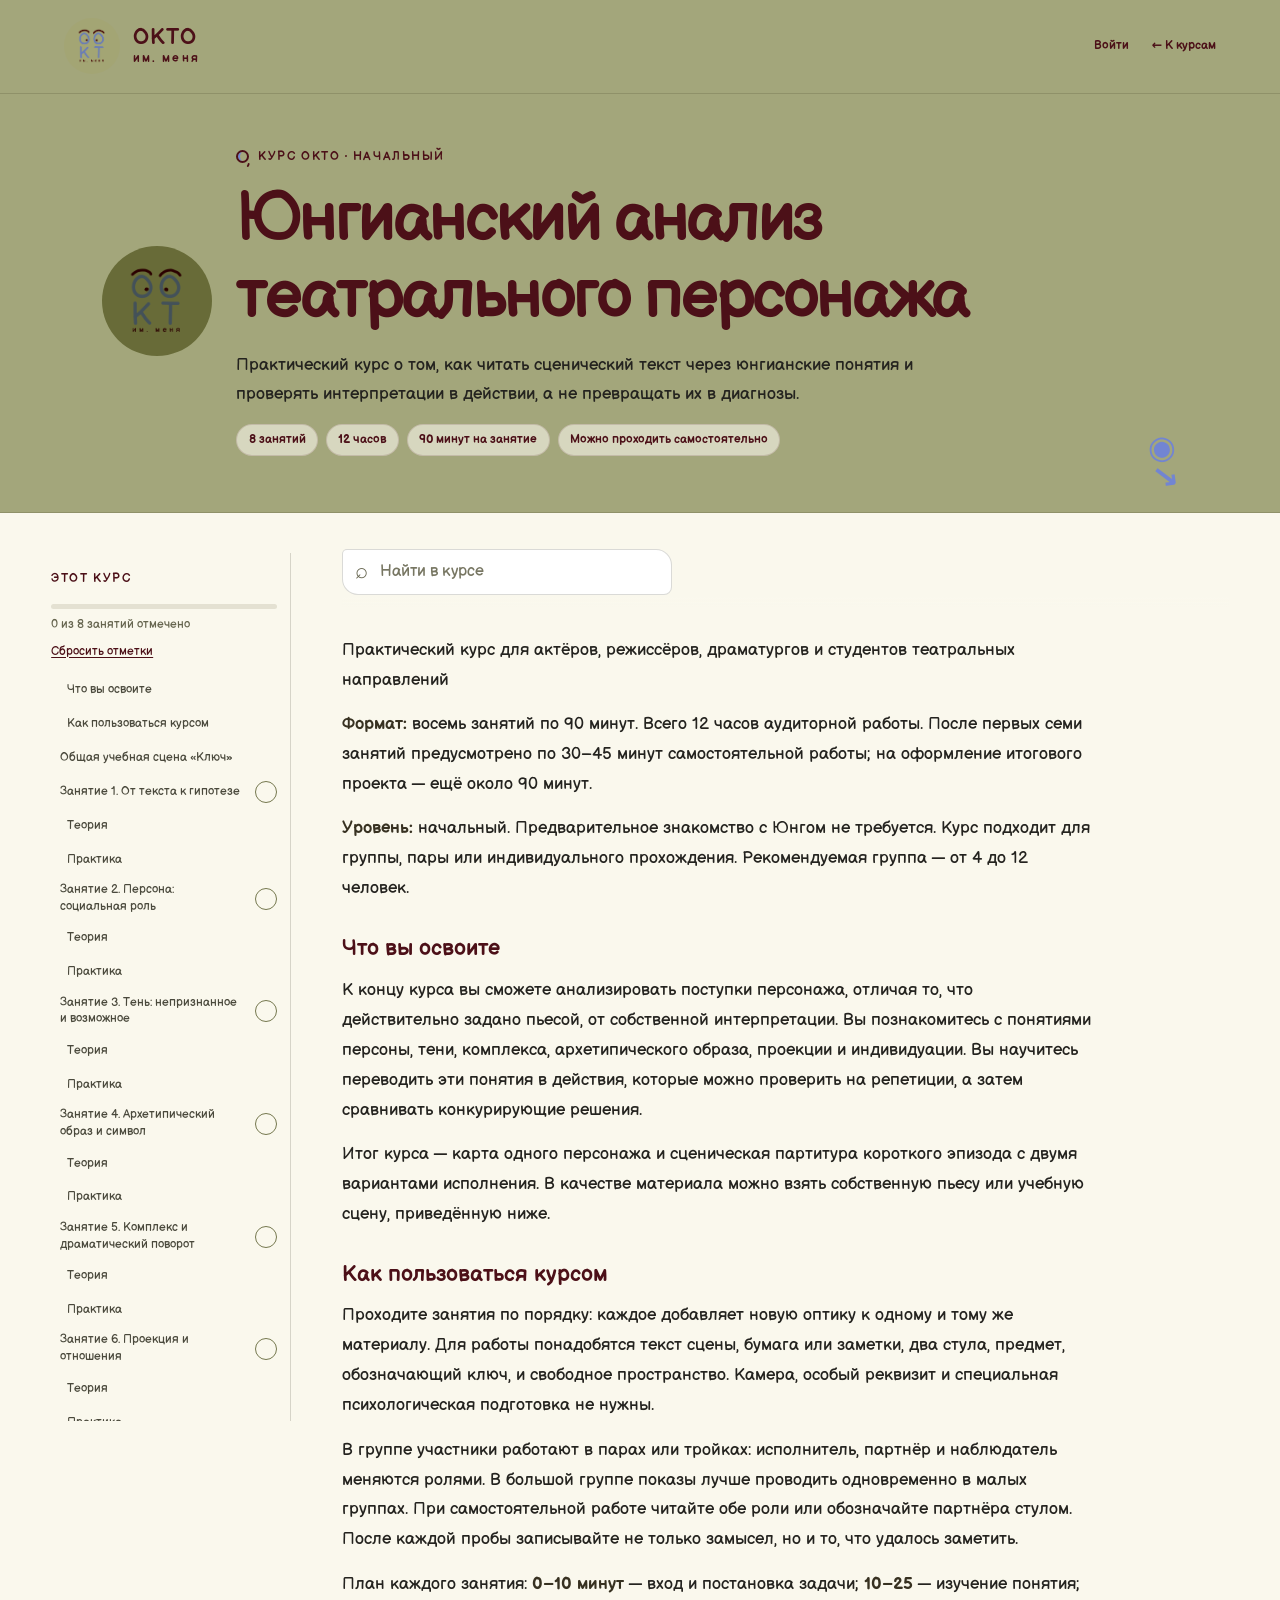
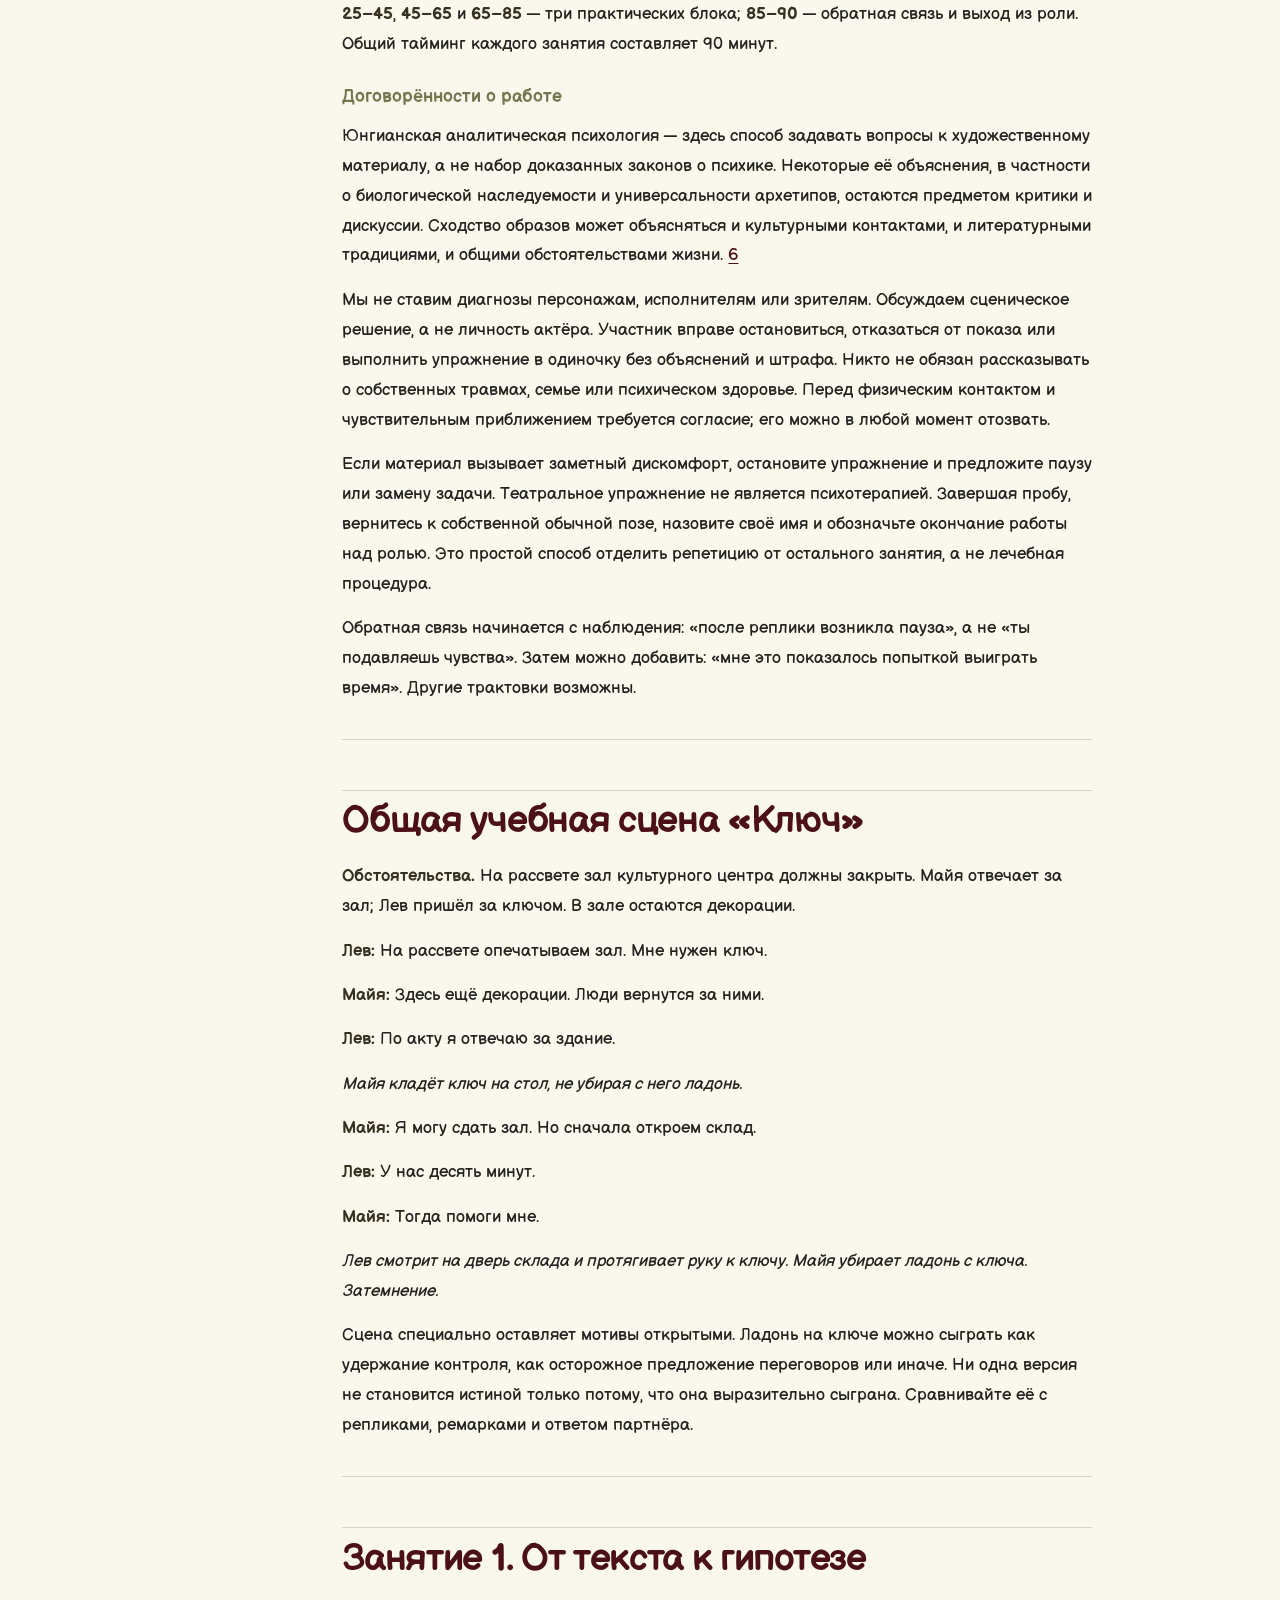
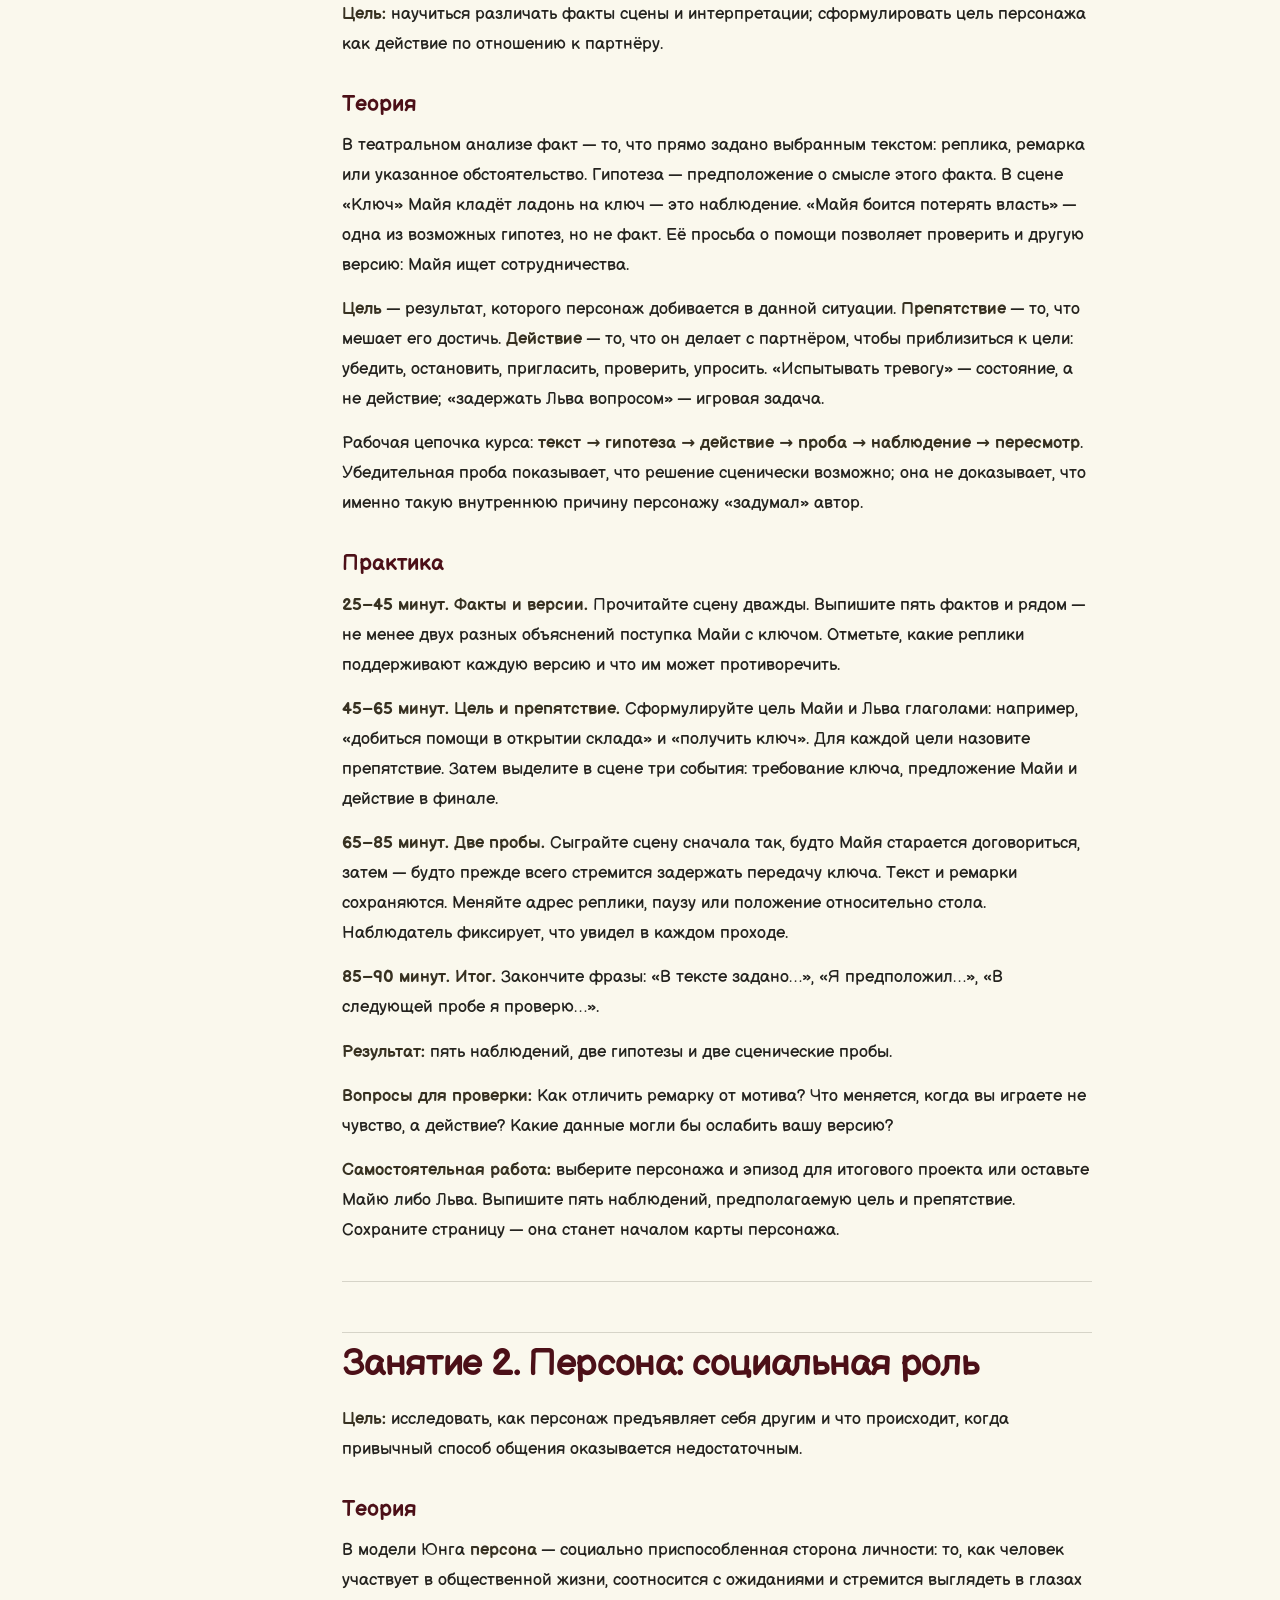
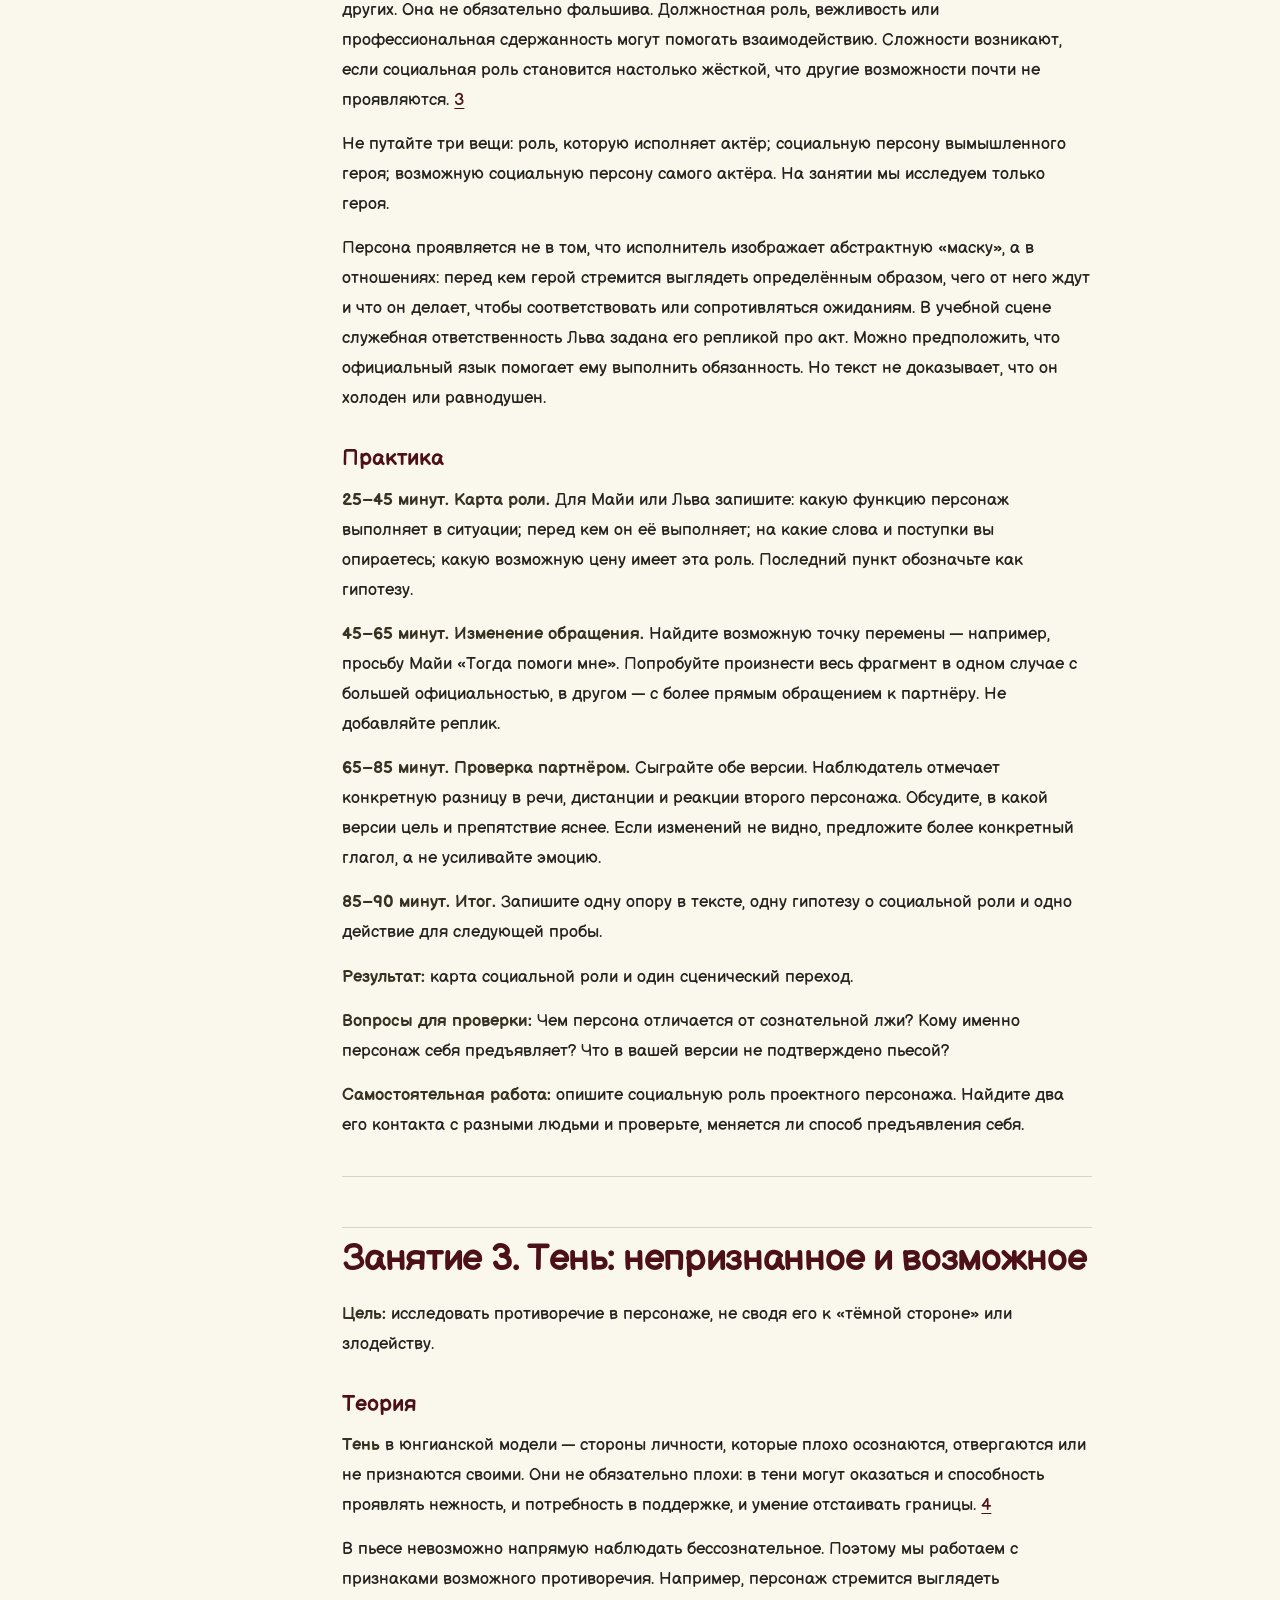
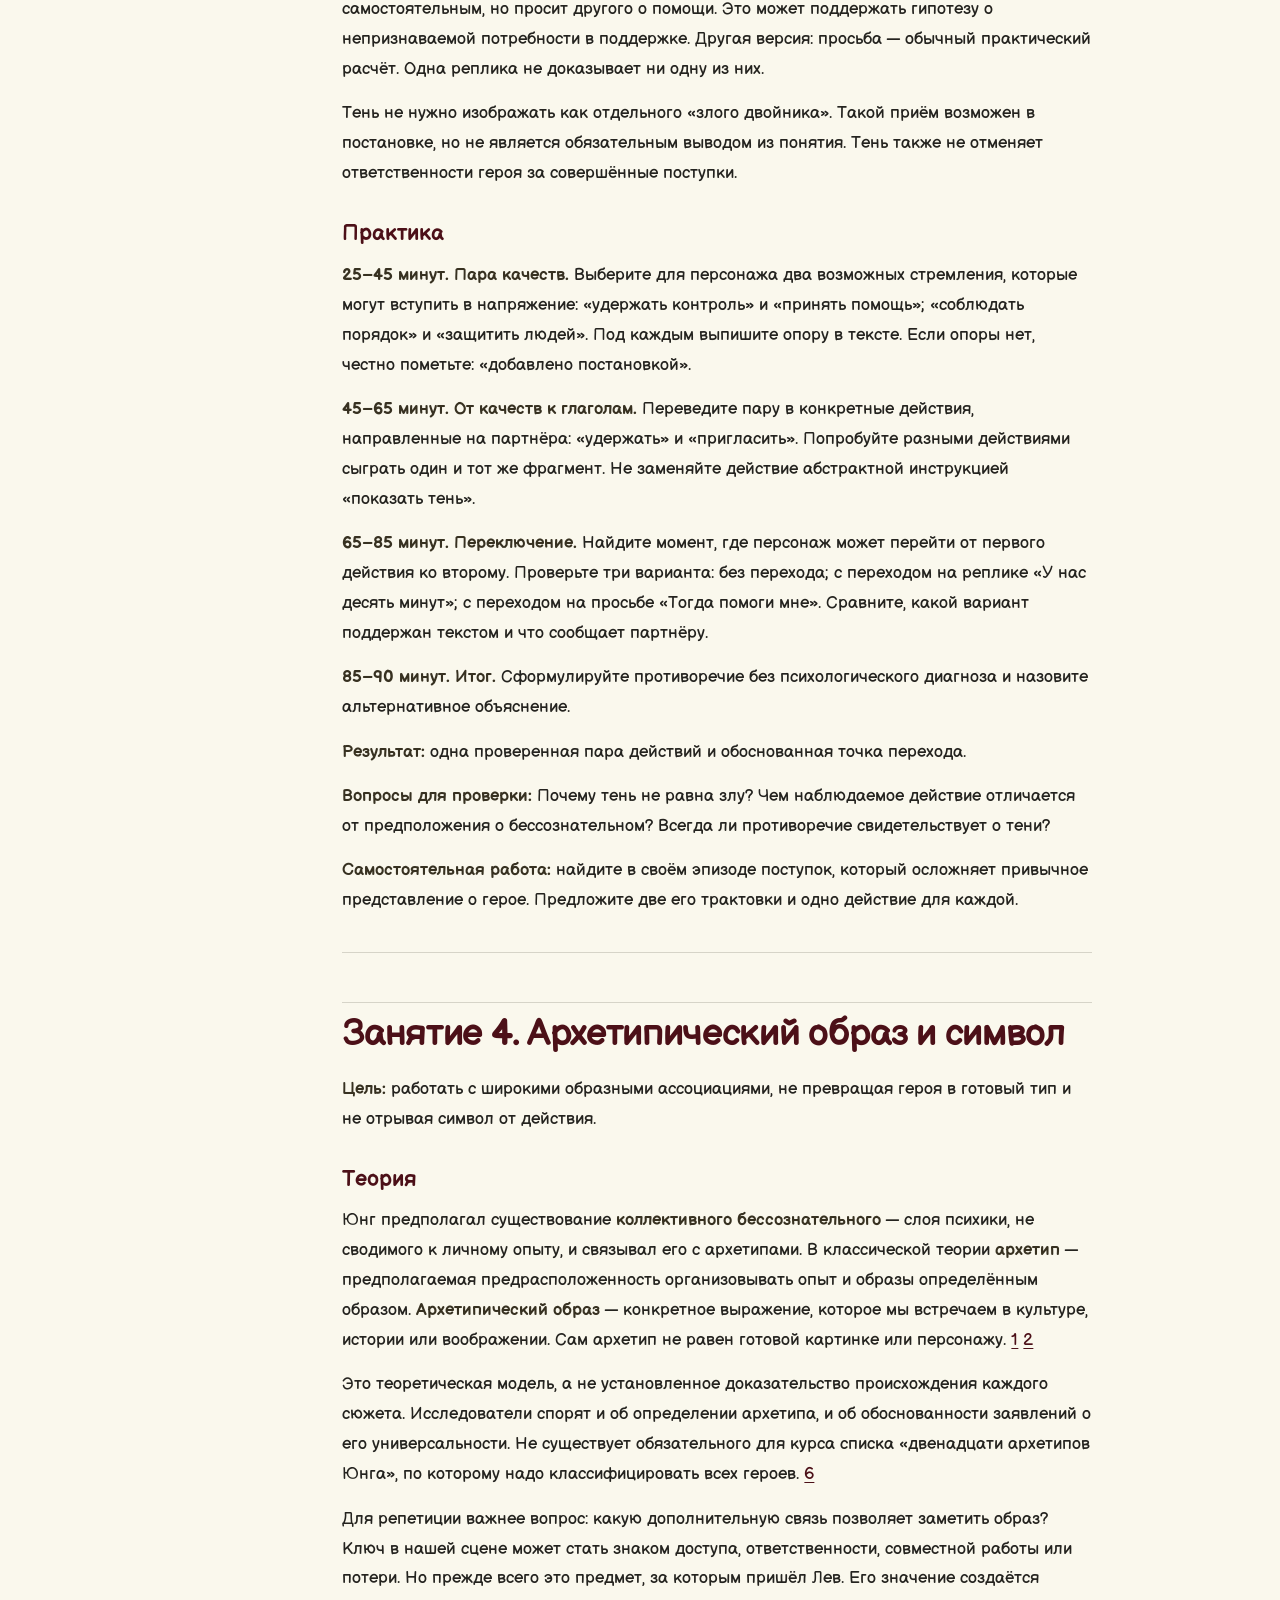
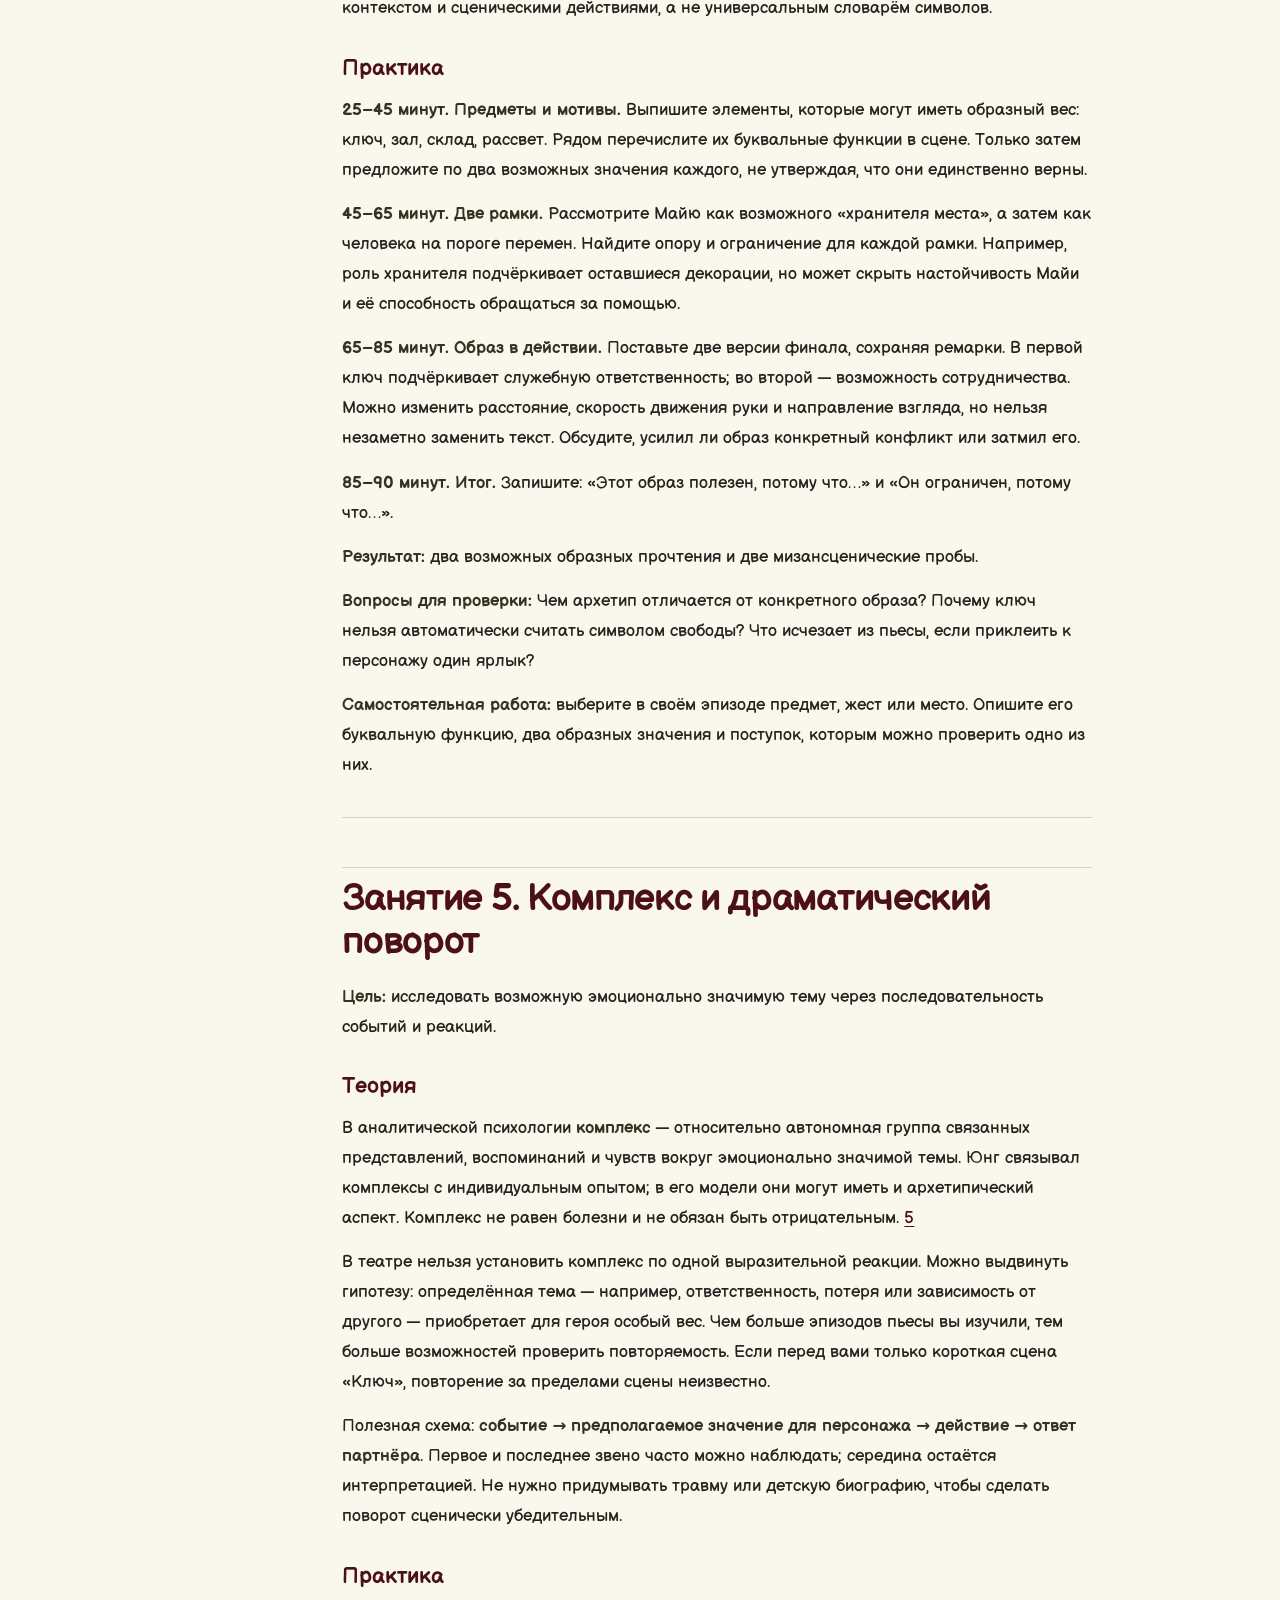
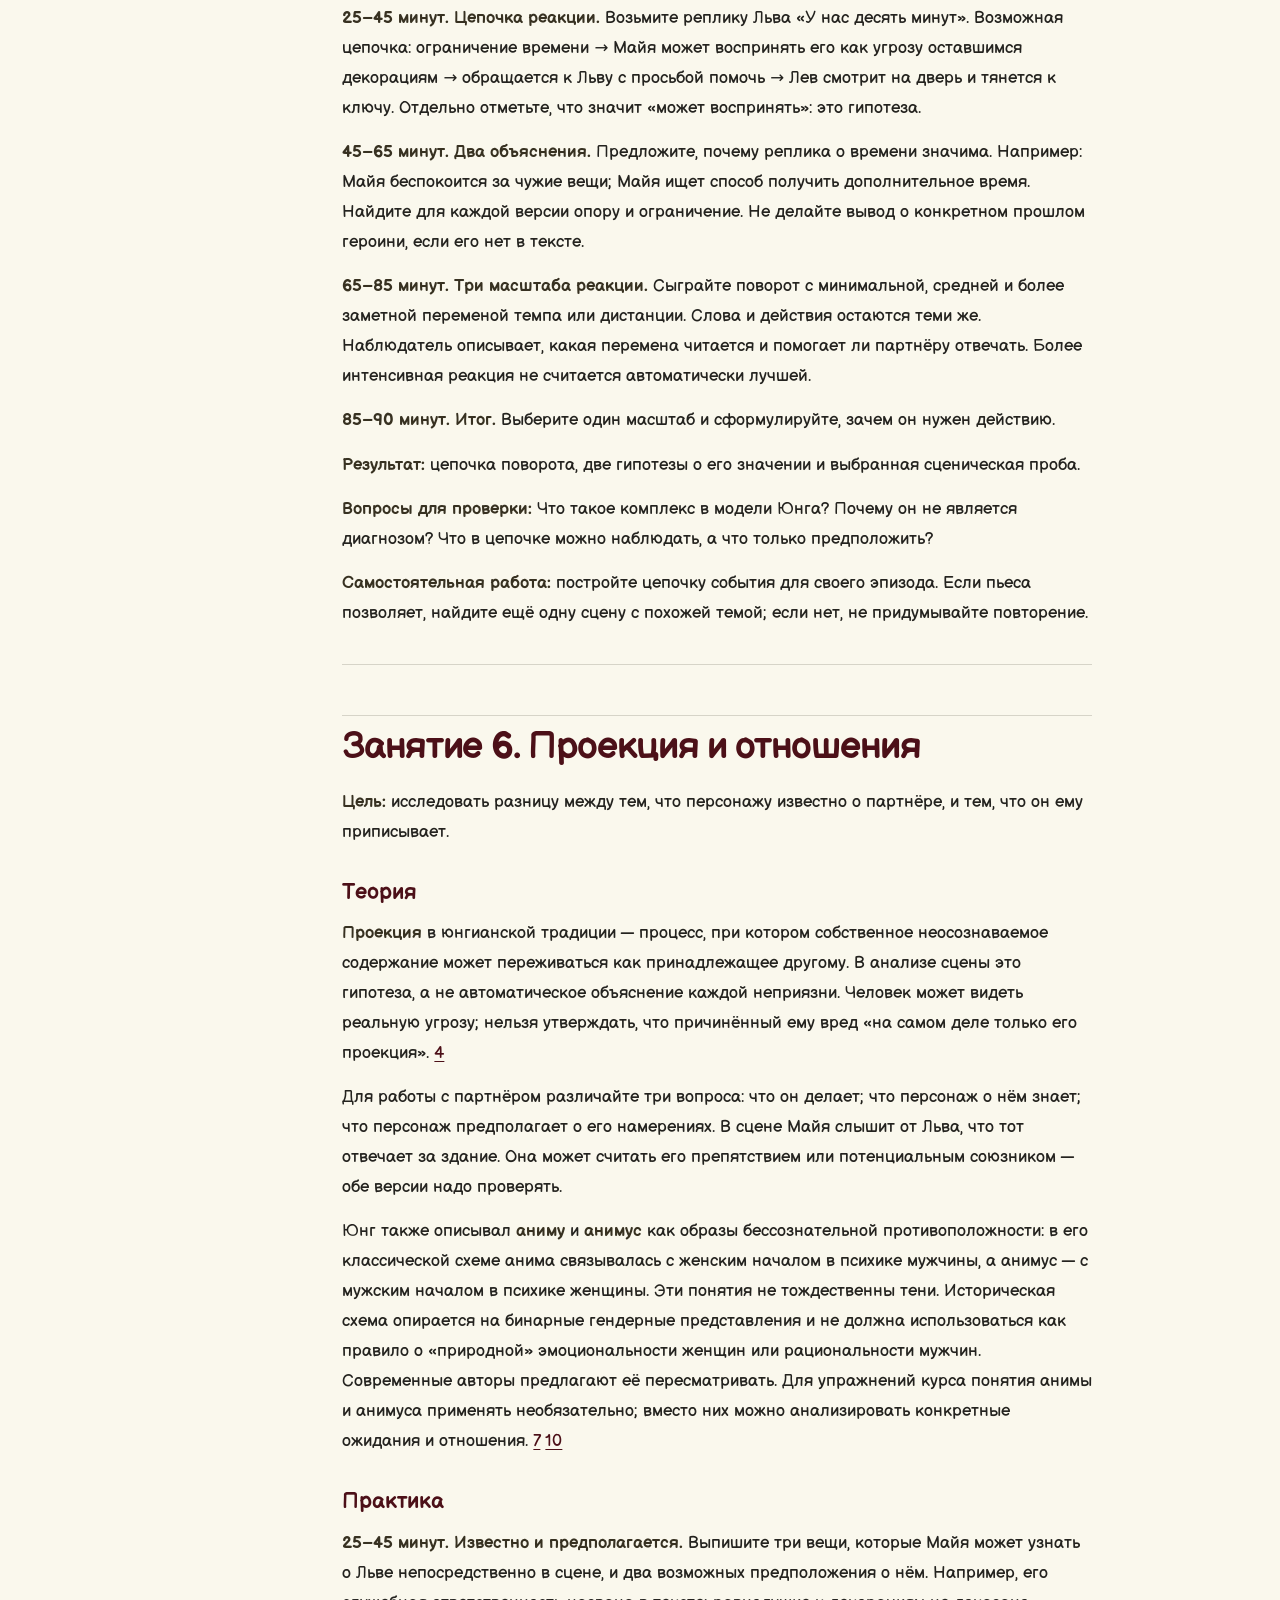
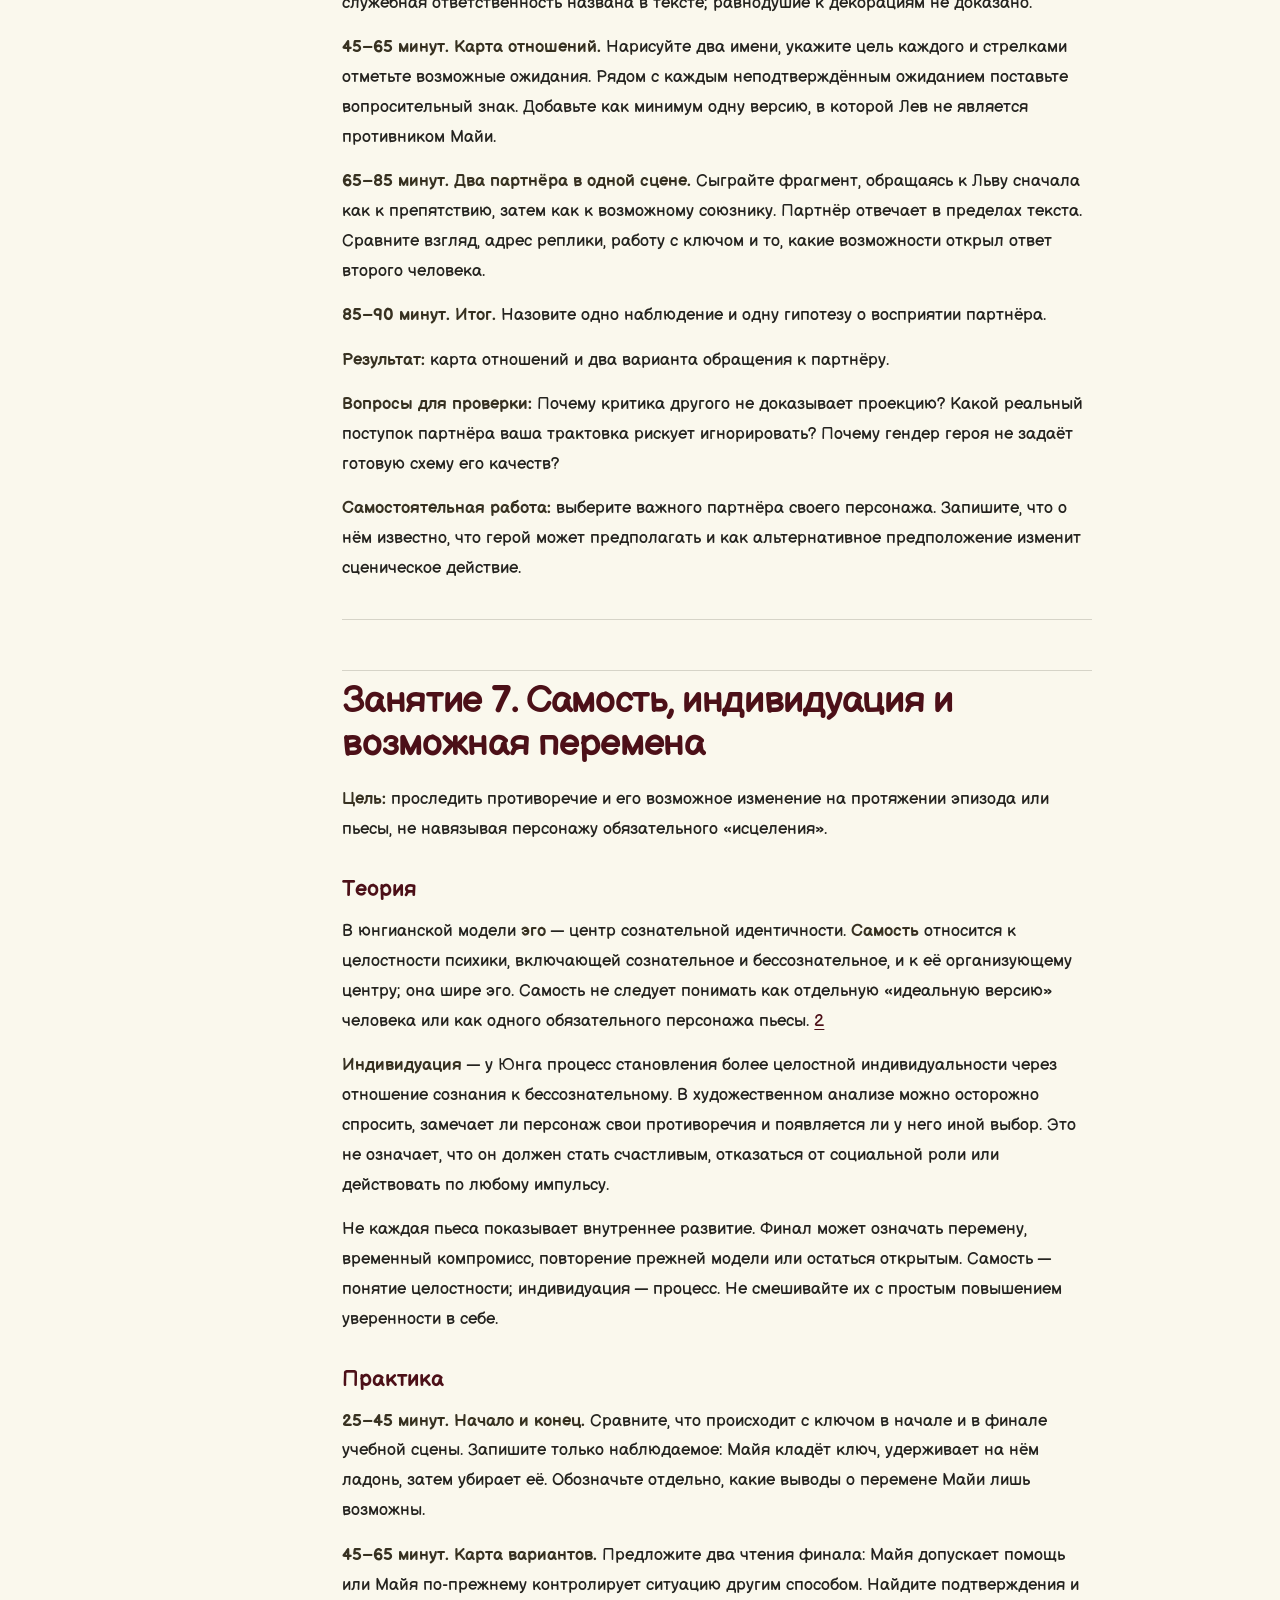
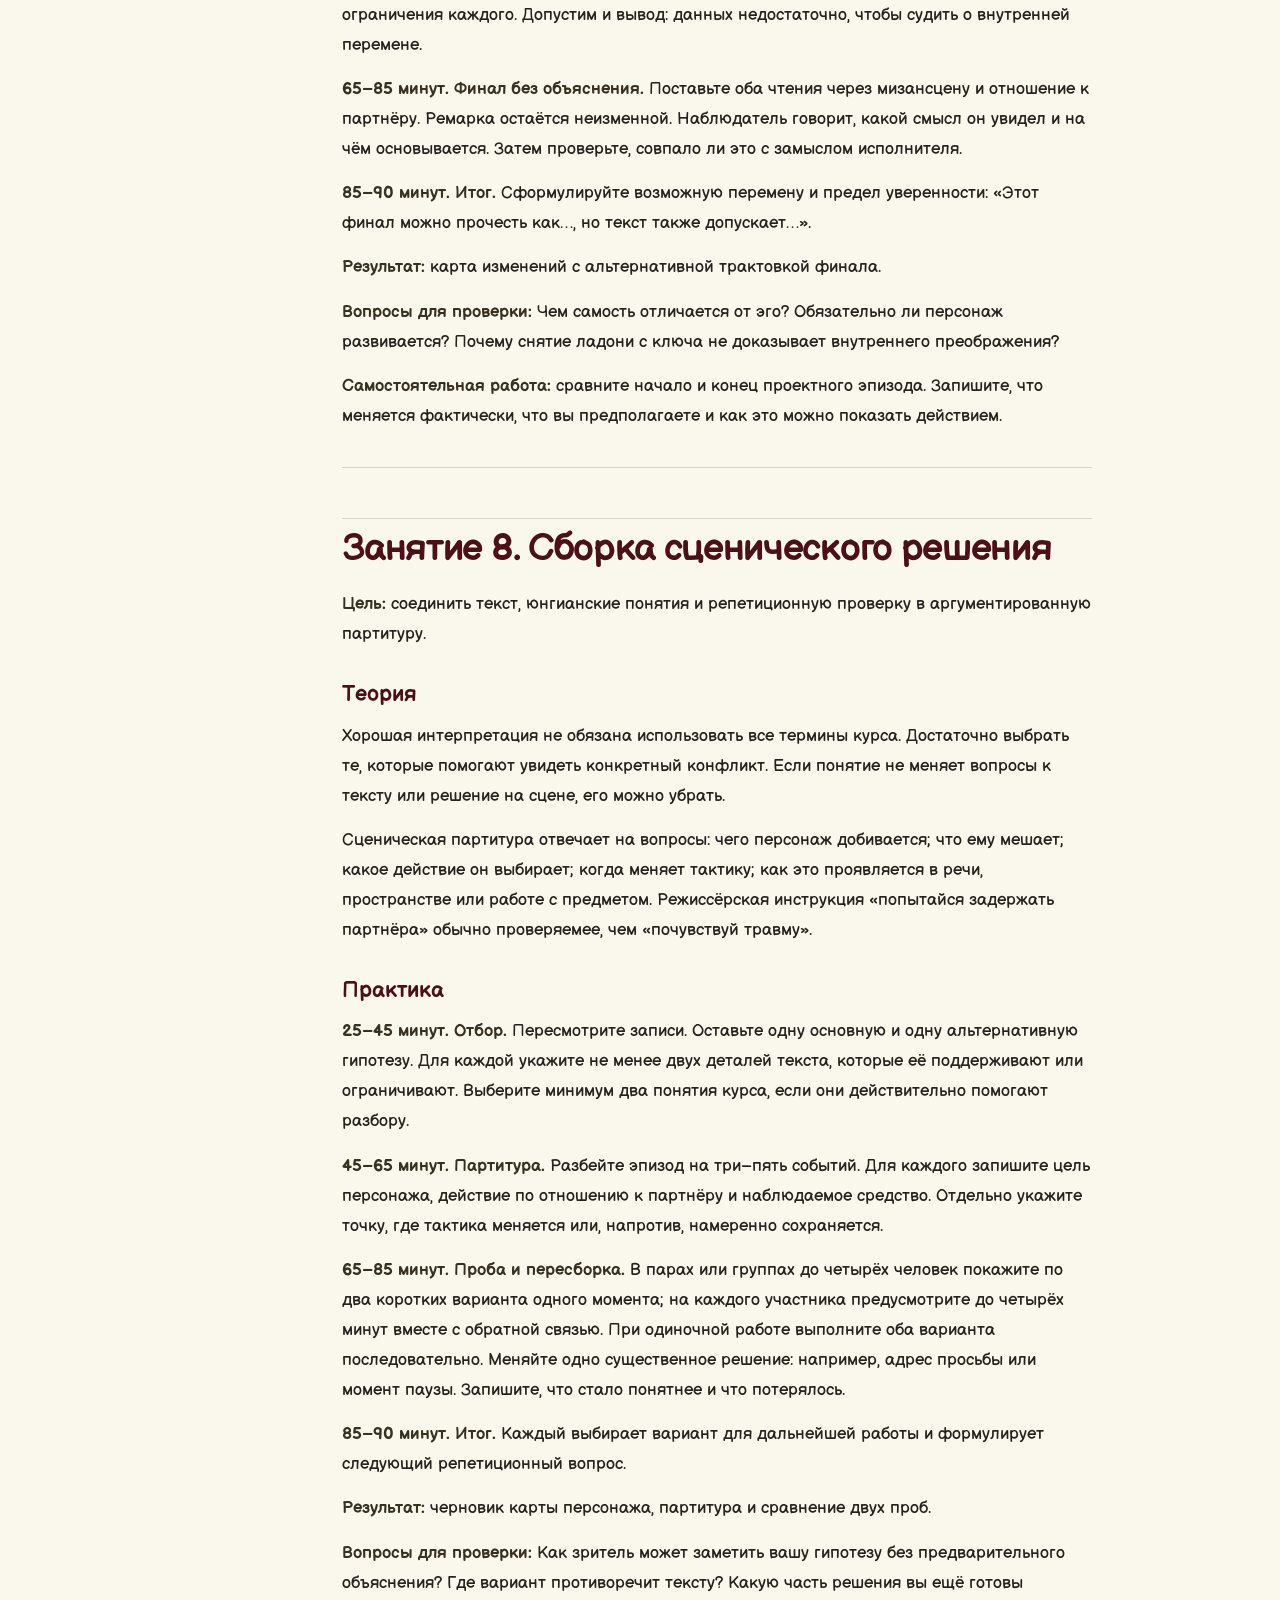
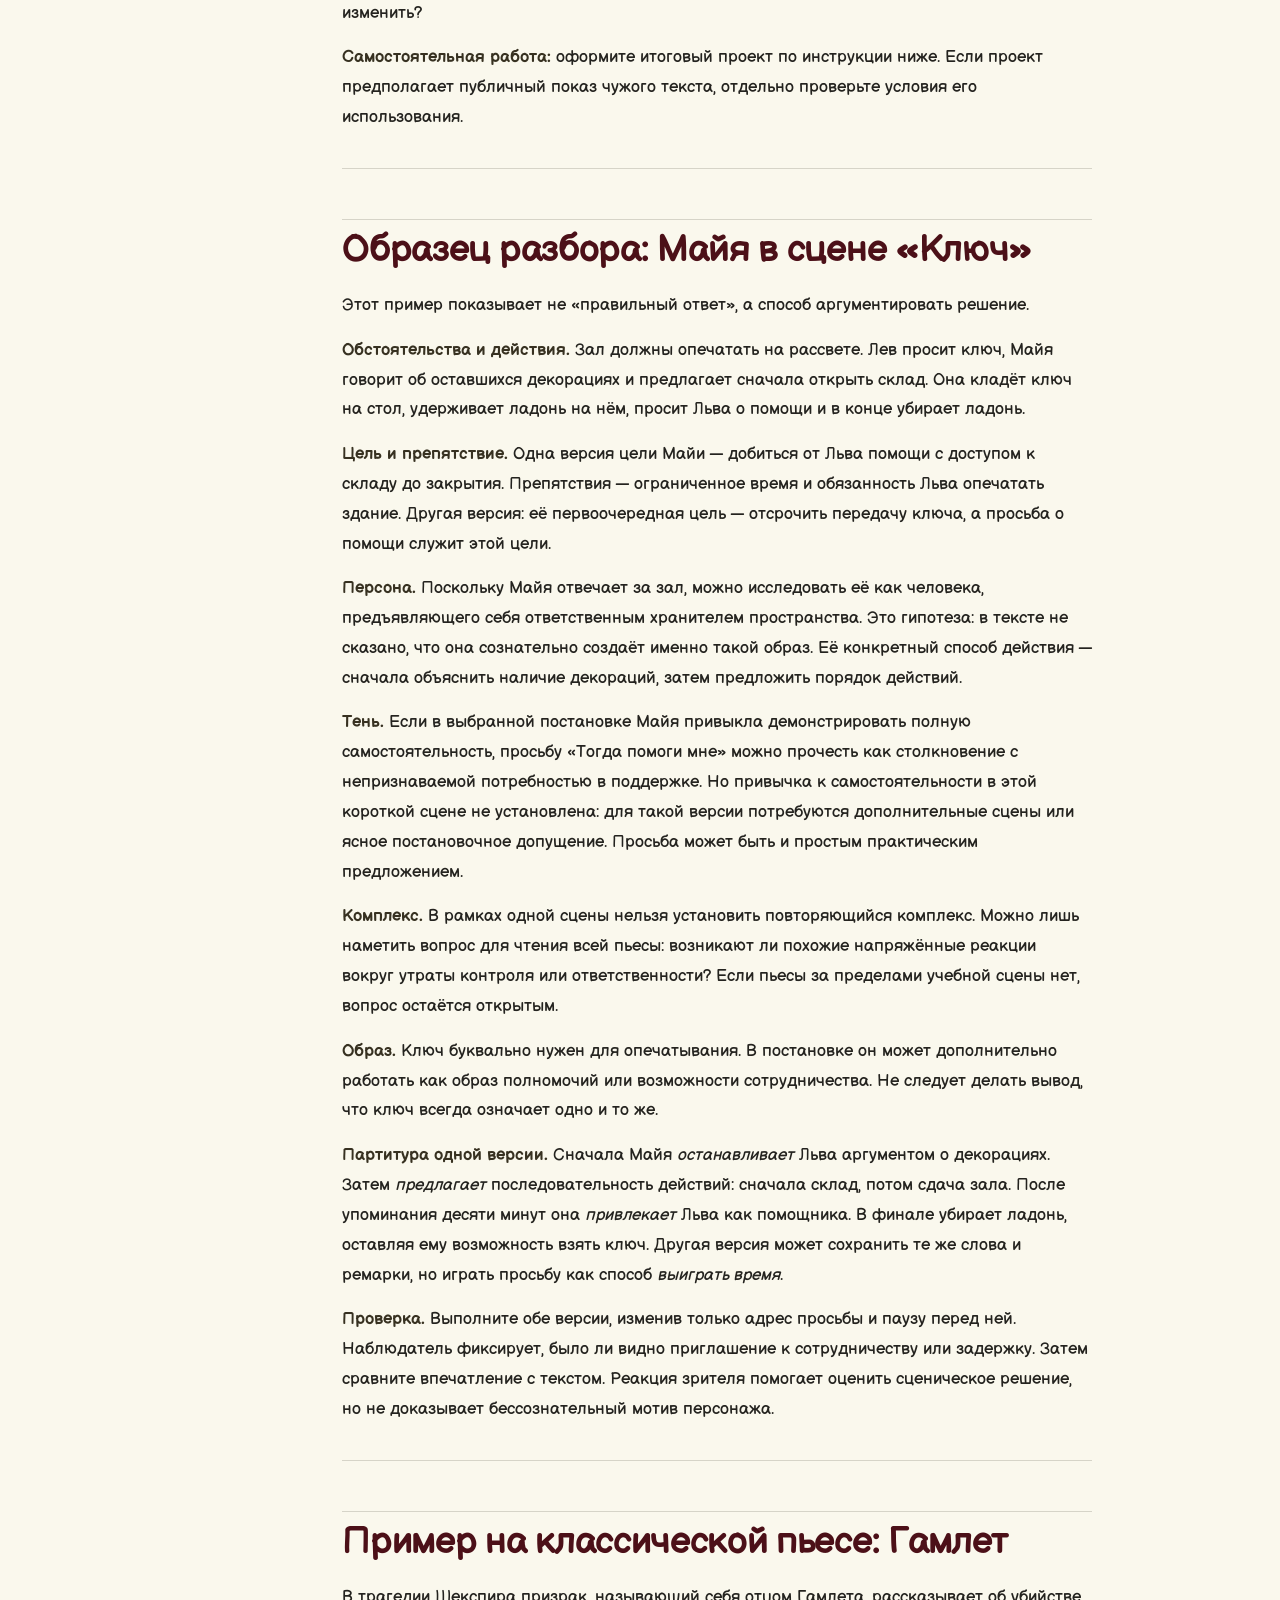
<file: courses/jung-character/index.html>
<!doctype html>
<html lang="ru">
<head>
  <meta charset="utf-8">
  <meta name="viewport" content="width=device-width, initial-scale=1">
  <meta name="color-scheme" content="light">
  <meta name="theme-color" content="#a3a67b">
  <meta name="robots" content="index, follow">
  <meta name="description" content="Практический курс для актёров и режиссёров: восемь занятий по чтению театрального персонажа через юнгианские понятия, без постановки диагнозов.">
  <meta name="keywords" content="юнгианский анализ, анализ театрального персонажа, курс для актёров, курс для режиссёров, обучение театру, ОКТО">
  <title>Юнгианский анализ театрального персонажа — курс ОКТО</title>
  <meta property="og:type" content="article">
  <meta property="og:title" content="Юнгианский анализ театрального персонажа — курс ОКТО">
  <meta property="og:description" content="Практический курс для актёров и режиссёров: восемь занятий по чтению театрального персонажа через юнгианские понятия, без постановки диагнозов.">
  <meta property="og:site_name" content="ОКТО им. меня">
  <meta property="og:image" content="../../assets/okto-logo.png">
  <meta property="og:image:alt" content="Логотип ОКТО им. меня">
  <meta name="twitter:card" content="summary">
  <meta name="twitter:title" content="Юнгианский анализ театрального персонажа — курс ОКТО">
  <meta name="twitter:description" content="Практический курс для актёров и режиссёров: восемь занятий по чтению театрального персонажа через юнгианские понятия, без постановки диагнозов.">
  <meta name="twitter:image" content="../../assets/okto-logo.png">
  <meta name="twitter:image:alt" content="Логотип ОКТО им. меня">
  <link rel="icon" href="../../assets/okto-logo.png?v=20261106021712" type="image/png">
  <link rel="stylesheet" href="../../assets/site.css?v=20261106021712">
</head>
<body class="course-page" data-course-id="jung-character">
  <a class="skip-link" href="#course-content">К материалам курса</a>
  <header class="site-header course-topbar">
    <a class="brand" href="../../index.html" aria-label="На главную страницу ОКТО">
      <img src="../../assets/okto-logo.png?v=20261106021712" alt="Логотип ОКТО им. меня: нарисованные глаза, буквы К и Т, подпись «им. меня»">
      <span class="brand-copy"><strong>ОКТО</strong><span>им. меня</span></span>
    </a>
    <nav class="primary-nav" aria-label="Ссылки страницы">
      <a href="../../account/login.html">Войти</a>
      <a class="back-link" href="../../index.html#courses">← <span>К курсам</span></a>
    </nav>
  </header>

  <main>
    <section class="course-hero" aria-labelledby="course-title">
      <div class="course-hero-mark"><img src="../../assets/okto-logo.png?v=20261106021712" alt=""></div>
      <div class="course-hero-copy">
        <p class="eyebrow"><span class="eye-dot" aria-hidden="true"></span> курс ОКТО · Начальный</p>
        <h1 id="course-title">Юнгианский анализ театрального персонажа</h1>
        <p class="course-deck">Практический курс о том, как читать сценический текст через юнгианские понятия и проверять интерпретации в действии, а не превращать их в диагнозы.</p>
        <div class="course-facts"><span>8 занятий</span><span>12 часов</span><span>90 минут на занятие</span><span>Можно проходить самостоятельно</span></div>
      </div>
      <span class="hero-doodle" aria-hidden="true">◉<br>↘</span>
    </section>

    <div class="course-shell">
      <aside class="course-aside" aria-label="Навигация по курсу">
        <div class="aside-sticky">
          <div class="aside-controls">
            <div class="aside-top-row">
              <p class="aside-label">этот курс</p>
              <button type="button" class="toc-toggle" id="toc-toggle" aria-expanded="false" aria-controls="course-toc">Оглавление <span aria-hidden="true">⌄</span></button>
            </div>
            <div class="progress-summary">
              <div class="progress-line" aria-hidden="true"><span id="progress-fill"></span></div>
              <p class="progress-label" id="progress-label">0 из 8 занятий отмечено</p>
              <button type="button" class="text-button" id="reset-progress">Сбросить отметки</button>
            </div>
          </div>
          <nav class="course-toc" id="course-toc" aria-label="Разделы курса"></nav>
        </div>
      </aside>

      <article class="course-article">
        <div class="reading-tools">
          <label class="search-box search-course"><span class="sr-only">Поиск в курсе</span><span aria-hidden="true">⌕</span><input id="course-search" type="search" placeholder="Найти в курсе" autocomplete="off"></label>
          <span id="search-status" role="status" aria-live="polite"></span>
        </div>
        <div class="course-content" id="course-content"><p>Практический курс для актёров, режиссёров, драматургов и студентов театральных направлений</p>
<p><strong>Формат:</strong> восемь занятий по 90 минут. Всего 12 часов аудиторной работы. После первых семи занятий предусмотрено по 30–45 минут самостоятельной работы; на оформление итогового проекта — ещё около 90 минут.</p>
<p><strong>Уровень:</strong> начальный. Предварительное знакомство с Юнгом не требуется. Курс подходит для группы, пары или индивидуального прохождения. Рекомендуемая группа — от 4 до 12 человек.</p>
<h3 id="chto-vy-osvoite">Что вы освоите</h3>
<p>К концу курса вы сможете анализировать поступки персонажа, отличая то, что действительно задано пьесой, от собственной интерпретации. Вы познакомитесь с понятиями персоны, тени, комплекса, архетипического образа, проекции и индивидуации. Вы научитесь переводить эти понятия в действия, которые можно проверить на репетиции, а затем сравнивать конкурирующие решения.</p>
<p>Итог курса — карта одного персонажа и сценическая партитура короткого эпизода с двумя вариантами исполнения. В качестве материала можно взять собственную пьесу или учебную сцену, приведённую ниже.</p>
<h3 id="kak-polzovatsya-kursom">Как пользоваться курсом</h3>
<p>Проходите занятия по порядку: каждое добавляет новую оптику к одному и тому же материалу. Для работы понадобятся текст сцены, бумага или заметки, два стула, предмет, обозначающий ключ, и свободное пространство. Камера, особый реквизит и специальная психологическая подготовка не нужны.</p>
<p>В группе участники работают в парах или тройках: исполнитель, партнёр и наблюдатель меняются ролями. В большой группе показы лучше проводить одновременно в малых группах. При самостоятельной работе читайте обе роли или обозначайте партнёра стулом. После каждой пробы записывайте не только замысел, но и то, что удалось заметить.</p>
<p>План каждого занятия: <strong>0–10 минут</strong> — вход и постановка задачи; <strong>10–25</strong> — изучение понятия; <strong>25–45</strong>, <strong>45–65</strong> и <strong>65–85</strong> — три практических блока; <strong>85–90</strong> — обратная связь и выход из роли. Общий тайминг каждого занятия составляет 90 минут.</p>
<h4 id="dogovorennosti-o-rabote">Договорённости о работе</h4>
<p>Юнгианская аналитическая психология — здесь способ задавать вопросы к художественному материалу, а не набор доказанных законов о психике. Некоторые её объяснения, в частности о биологической наследуемости и универсальности архетипов, остаются предметом критики и дискуссии. Сходство образов может объясняться и культурными контактами, и литературными традициями, и общими обстоятельствами жизни. <a href="https://pmc.ncbi.nlm.nih.gov/articles/PMC12121546/" title="Christian Roesler. The Process of Transformation, Journal of Analytical Psychology, 2025">6</a></p>
<p>Мы не ставим диагнозы персонажам, исполнителям или зрителям. Обсуждаем сценическое решение, а не личность актёра. Участник вправе остановиться, отказаться от показа или выполнить упражнение в одиночку без объяснений и штрафа. Никто не обязан рассказывать о собственных травмах, семье или психическом здоровье. Перед физическим контактом и чувствительным приближением требуется согласие; его можно в любой момент отозвать.</p>
<p>Если материал вызывает заметный дискомфорт, остановите упражнение и предложите паузу или замену задачи. Театральное упражнение не является психотерапией. Завершая пробу, вернитесь к собственной обычной позе, назовите своё имя и обозначьте окончание работы над ролью. Это простой способ отделить репетицию от остального занятия, а не лечебная процедура.</p>
<p>Обратная связь начинается с наблюдения: «после реплики возникла пауза», а не «ты подавляешь чувства». Затем можно добавить: «мне это показалось попыткой выиграть время». Другие трактовки возможны.</p>
<hr />
<h2 id="obshchaya-uchebnaya-stsena-klyuch">Общая учебная сцена «Ключ»</h2>
<p><strong>Обстоятельства.</strong> На рассвете зал культурного центра должны закрыть. Майя отвечает за зал; Лев пришёл за ключом. В зале остаются декорации.</p>
<p><strong>Лев:</strong> На рассвете опечатываем зал. Мне нужен ключ.</p>
<p><strong>Майя:</strong> Здесь ещё декорации. Люди вернутся за ними.</p>
<p><strong>Лев:</strong> По акту я отвечаю за здание.</p>
<p><em>Майя кладёт ключ на стол, не убирая с него ладонь.</em></p>
<p><strong>Майя:</strong> Я могу сдать зал. Но сначала откроем склад.</p>
<p><strong>Лев:</strong> У нас десять минут.</p>
<p><strong>Майя:</strong> Тогда помоги мне.</p>
<p><em>Лев смотрит на дверь склада и протягивает руку к ключу. Майя убирает ладонь с ключа. Затемнение.</em></p>
<p>Сцена специально оставляет мотивы открытыми. Ладонь на ключе можно сыграть как удержание контроля, как осторожное предложение переговоров или иначе. Ни одна версия не становится истиной только потому, что она выразительно сыграна. Сравнивайте её с репликами, ремарками и ответом партнёра.</p>
<hr />
<h2 id="zanyatie-1-ot-teksta-k-gipoteze">Занятие 1. От текста к гипотезе</h2>
<p><strong>Цель:</strong> научиться различать факты сцены и интерпретации; сформулировать цель персонажа как действие по отношению к партнёру.</p>
<h3 id="teoriya">Теория</h3>
<p>В театральном анализе факт — то, что прямо задано выбранным текстом: реплика, ремарка или указанное обстоятельство. Гипотеза — предположение о смысле этого факта. В сцене «Ключ» Майя кладёт ладонь на ключ — это наблюдение. «Майя боится потерять власть» — одна из возможных гипотез, но не факт. Её просьба о помощи позволяет проверить и другую версию: Майя ищет сотрудничества.</p>
<p><strong>Цель</strong> — результат, которого персонаж добивается в данной ситуации. <strong>Препятствие</strong> — то, что мешает его достичь. <strong>Действие</strong> — то, что он делает с партнёром, чтобы приблизиться к цели: убедить, остановить, пригласить, проверить, упросить. «Испытывать тревогу» — состояние, а не действие; «задержать Льва вопросом» — игровая задача.</p>
<p>Рабочая цепочка курса: <strong>текст → гипотеза → действие → проба → наблюдение → пересмотр</strong>. Убедительная проба показывает, что решение сценически возможно; она не доказывает, что именно такую внутреннюю причину персонажу «задумал» автор.</p>
<h3 id="praktika">Практика</h3>
<p><strong>25–45 минут. Факты и версии.</strong> Прочитайте сцену дважды. Выпишите пять фактов и рядом — не менее двух разных объяснений поступка Майи с ключом. Отметьте, какие реплики поддерживают каждую версию и что им может противоречить.</p>
<p><strong>45–65 минут. Цель и препятствие.</strong> Сформулируйте цель Майи и Льва глаголами: например, «добиться помощи в открытии склада» и «получить ключ». Для каждой цели назовите препятствие. Затем выделите в сцене три события: требование ключа, предложение Майи и действие в финале.</p>
<p><strong>65–85 минут. Две пробы.</strong> Сыграйте сцену сначала так, будто Майя старается договориться, затем — будто прежде всего стремится задержать передачу ключа. Текст и ремарки сохраняются. Меняйте адрес реплики, паузу или положение относительно стола. Наблюдатель фиксирует, что увидел в каждом проходе.</p>
<p><strong>85–90 минут. Итог.</strong> Закончите фразы: «В тексте задано…», «Я предположил…», «В следующей пробе я проверю…».</p>
<p><strong>Результат:</strong> пять наблюдений, две гипотезы и две сценические пробы.</p>
<p><strong>Вопросы для проверки:</strong> Как отличить ремарку от мотива? Что меняется, когда вы играете не чувство, а действие? Какие данные могли бы ослабить вашу версию?</p>
<p><strong>Самостоятельная работа:</strong> выберите персонажа и эпизод для итогового проекта или оставьте Майю либо Льва. Выпишите пять наблюдений, предполагаемую цель и препятствие. Сохраните страницу — она станет началом карты персонажа.</p>
<hr />
<h2 id="zanyatie-2-persona-sotsialnaya-rol">Занятие 2. Персона: социальная роль</h2>
<p><strong>Цель:</strong> исследовать, как персонаж предъявляет себя другим и что происходит, когда привычный способ общения оказывается недостаточным.</p>
<h3 id="teoriya-2">Теория</h3>
<p>В модели Юнга <strong>персона</strong> — социально приспособленная сторона личности: то, как человек участвует в общественной жизни, соотносится с ожиданиями и стремится выглядеть в глазах других. Она не обязательно фальшива. Должностная роль, вежливость или профессиональная сдержанность могут помогать взаимодействию. Сложности возникают, если социальная роль становится настолько жёсткой, что другие возможности почти не проявляются. <a href="https://iaap.org/jung-analytical-psychology/short-articles-on-analytical-psychology/persona-2/" title="Sonoko Toyoda. Persona, International Association for Analytical Psychology">3</a></p>
<p>Не путайте три вещи: роль, которую исполняет актёр; социальную персону вымышленного героя; возможную социальную персону самого актёра. На занятии мы исследуем только героя.</p>
<p>Персона проявляется не в том, что исполнитель изображает абстрактную «маску», а в отношениях: перед кем герой стремится выглядеть определённым образом, чего от него ждут и что он делает, чтобы соответствовать или сопротивляться ожиданиям. В учебной сцене служебная ответственность Льва задана его репликой про акт. Можно предположить, что официальный язык помогает ему выполнить обязанность. Но текст не доказывает, что он холоден или равнодушен.</p>
<h3 id="praktika-2">Практика</h3>
<p><strong>25–45 минут. Карта роли.</strong> Для Майи или Льва запишите: какую функцию персонаж выполняет в ситуации; перед кем он её выполняет; на какие слова и поступки вы опираетесь; какую возможную цену имеет эта роль. Последний пункт обозначьте как гипотезу.</p>
<p><strong>45–65 минут. Изменение обращения.</strong> Найдите возможную точку перемены — например, просьбу Майи «Тогда помоги мне». Попробуйте произнести весь фрагмент в одном случае с большей официальностью, в другом — с более прямым обращением к партнёру. Не добавляйте реплик.</p>
<p><strong>65–85 минут. Проверка партнёром.</strong> Сыграйте обе версии. Наблюдатель отмечает конкретную разницу в речи, дистанции и реакции второго персонажа. Обсудите, в какой версии цель и препятствие яснее. Если изменений не видно, предложите более конкретный глагол, а не усиливайте эмоцию.</p>
<p><strong>85–90 минут. Итог.</strong> Запишите одну опору в тексте, одну гипотезу о социальной роли и одно действие для следующей пробы.</p>
<p><strong>Результат:</strong> карта социальной роли и один сценический переход.</p>
<p><strong>Вопросы для проверки:</strong> Чем персона отличается от сознательной лжи? Кому именно персонаж себя предъявляет? Что в вашей версии не подтверждено пьесой?</p>
<p><strong>Самостоятельная работа:</strong> опишите социальную роль проектного персонажа. Найдите два его контакта с разными людьми и проверьте, меняется ли способ предъявления себя.</p>
<hr />
<h2 id="zanyatie-3-ten-nepriznannoe-i-vozmozhnoe">Занятие 3. Тень: непризнанное и возможное</h2>
<p><strong>Цель:</strong> исследовать противоречие в персонаже, не сводя его к «тёмной стороне» или злодейству.</p>
<h3 id="teoriya-3">Теория</h3>
<p><strong>Тень</strong> в юнгианской модели — стороны личности, которые плохо осознаются, отвергаются или не признаются своими. Они не обязательно плохи: в тени могут оказаться и способность проявлять нежность, и потребность в поддержке, и умение отстаивать границы. <a href="https://www.thesap.org.uk/articles-on-jungian-psychology-2/about-analysis-and-therapy/the-shadow/" title="Christopher Perry. The Jungian Shadow, Society of Analytical Psychology">4</a></p>
<p>В пьесе невозможно напрямую наблюдать бессознательное. Поэтому мы работаем с признаками возможного противоречия. Например, персонаж стремится выглядеть самостоятельным, но просит другого о помощи. Это может поддержать гипотезу о непризнаваемой потребности в поддержке. Другая версия: просьба — обычный практический расчёт. Одна реплика не доказывает ни одну из них.</p>
<p>Тень не нужно изображать как отдельного «злого двойника». Такой приём возможен в постановке, но не является обязательным выводом из понятия. Тень также не отменяет ответственности героя за совершённые поступки.</p>
<h3 id="praktika-3">Практика</h3>
<p><strong>25–45 минут. Пара качеств.</strong> Выберите для персонажа два возможных стремления, которые могут вступить в напряжение: «удержать контроль» и «принять помощь»; «соблюдать порядок» и «защитить людей». Под каждым выпишите опору в тексте. Если опоры нет, честно пометьте: «добавлено постановкой».</p>
<p><strong>45–65 минут. От качеств к глаголам.</strong> Переведите пару в конкретные действия, направленные на партнёра: «удержать» и «пригласить». Попробуйте разными действиями сыграть один и тот же фрагмент. Не заменяйте действие абстрактной инструкцией «показать тень».</p>
<p><strong>65–85 минут. Переключение.</strong> Найдите момент, где персонаж может перейти от первого действия ко второму. Проверьте три варианта: без перехода; с переходом на реплике «У нас десять минут»; с переходом на просьбе «Тогда помоги мне». Сравните, какой вариант поддержан текстом и что сообщает партнёру.</p>
<p><strong>85–90 минут. Итог.</strong> Сформулируйте противоречие без психологического диагноза и назовите альтернативное объяснение.</p>
<p><strong>Результат:</strong> одна проверенная пара действий и обоснованная точка перехода.</p>
<p><strong>Вопросы для проверки:</strong> Почему тень не равна злу? Чем наблюдаемое действие отличается от предположения о бессознательном? Всегда ли противоречие свидетельствует о тени?</p>
<p><strong>Самостоятельная работа:</strong> найдите в своём эпизоде поступок, который осложняет привычное представление о герое. Предложите две его трактовки и одно действие для каждой.</p>
<hr />
<h2 id="zanyatie-4-arkhetipicheskiy-obraz-i-simvol">Занятие 4. Архетипический образ и символ</h2>
<p><strong>Цель:</strong> работать с широкими образными ассоциациями, не превращая героя в готовый тип и не отрывая символ от действия.</p>
<h3 id="teoriya-4">Теория</h3>
<p>Юнг предполагал существование <strong>коллективного бессознательного</strong> — слоя психики, не сводимого к личному опыту, и связывал его с архетипами. В классической теории <strong>архетип</strong> — предполагаемая предрасположенность организовывать опыт и образы определённым образом. <strong>Архетипический образ</strong> — конкретное выражение, которое мы встречаем в культуре, истории или воображении. Сам архетип не равен готовой картинке или персонажу. <a href="https://www.jungiananalysts.org.uk/wp-content/uploads/2018/07/C.-G.-Jung-Collected-Works-Volume-9i_-The-Archetypes-of-the-Collective-Unconscious.pdf" title="C. G. Jung. The Archetypes and the Collective Unconscious, Collected Works volume 9 part 1">1</a> <a href="https://www.thesap.org.uk/articles-on-jungian-psychology-2/carl-gustav-jung/jungs-model-psyche/" title="Ann Hopwood. Jung’s model of the psyche, Society of Analytical Psychology">2</a></p>
<p>Это теоретическая модель, а не установленное доказательство происхождения каждого сюжета. Исследователи спорят и об определении архетипа, и об обоснованности заявлений о его универсальности. Не существует обязательного для курса списка «двенадцати архетипов Юнга», по которому надо классифицировать всех героев. <a href="https://pmc.ncbi.nlm.nih.gov/articles/PMC12121546/" title="Christian Roesler. The Process of Transformation, Journal of Analytical Psychology, 2025">6</a></p>
<p>Для репетиции важнее вопрос: какую дополнительную связь позволяет заметить образ? Ключ в нашей сцене может стать знаком доступа, ответственности, совместной работы или потери. Но прежде всего это предмет, за которым пришёл Лев. Его значение создаётся контекстом и сценическими действиями, а не универсальным словарём символов.</p>
<h3 id="praktika-4">Практика</h3>
<p><strong>25–45 минут. Предметы и мотивы.</strong> Выпишите элементы, которые могут иметь образный вес: ключ, зал, склад, рассвет. Рядом перечислите их буквальные функции в сцене. Только затем предложите по два возможных значения каждого, не утверждая, что они единственно верны.</p>
<p><strong>45–65 минут. Две рамки.</strong> Рассмотрите Майю как возможного «хранителя места», а затем как человека на пороге перемен. Найдите опору и ограничение для каждой рамки. Например, роль хранителя подчёркивает оставшиеся декорации, но может скрыть настойчивость Майи и её способность обращаться за помощью.</p>
<p><strong>65–85 минут. Образ в действии.</strong> Поставьте две версии финала, сохраняя ремарки. В первой ключ подчёркивает служебную ответственность; во второй — возможность сотрудничества. Можно изменить расстояние, скорость движения руки и направление взгляда, но нельзя незаметно заменить текст. Обсудите, усилил ли образ конкретный конфликт или затмил его.</p>
<p><strong>85–90 минут. Итог.</strong> Запишите: «Этот образ полезен, потому что…» и «Он ограничен, потому что…».</p>
<p><strong>Результат:</strong> два возможных образных прочтения и две мизансценические пробы.</p>
<p><strong>Вопросы для проверки:</strong> Чем архетип отличается от конкретного образа? Почему ключ нельзя автоматически считать символом свободы? Что исчезает из пьесы, если приклеить к персонажу один ярлык?</p>
<p><strong>Самостоятельная работа:</strong> выберите в своём эпизоде предмет, жест или место. Опишите его буквальную функцию, два образных значения и поступок, которым можно проверить одно из них.</p>
<hr />
<h2 id="zanyatie-5-kompleks-i-dramaticheskiy-povorot">Занятие 5. Комплекс и драматический поворот</h2>
<p><strong>Цель:</strong> исследовать возможную эмоционально значимую тему через последовательность событий и реакций.</p>
<h3 id="teoriya-5">Теория</h3>
<p>В аналитической психологии <strong>комплекс</strong> — относительно автономная группа связанных представлений, воспоминаний и чувств вокруг эмоционально значимой темы. Юнг связывал комплексы с индивидуальным опытом; в его модели они могут иметь и архетипический аспект. Комплекс не равен болезни и не обязан быть отрицательным. <a href="https://iaap.org/jung-analytical-psychology/short-articles-on-analytical-psychology/the-theory-of-complexes/" title="Nancy Krieger. The Theory of Complexes, International Association for Analytical Psychology">5</a></p>
<p>В театре нельзя установить комплекс по одной выразительной реакции. Можно выдвинуть гипотезу: определённая тема — например, ответственность, потеря или зависимость от другого — приобретает для героя особый вес. Чем больше эпизодов пьесы вы изучили, тем больше возможностей проверить повторяемость. Если перед вами только короткая сцена «Ключ», повторение за пределами сцены неизвестно.</p>
<p>Полезная схема: <strong>событие → предполагаемое значение для персонажа → действие → ответ партнёра</strong>. Первое и последнее звено часто можно наблюдать; середина остаётся интерпретацией. Не нужно придумывать травму или детскую биографию, чтобы сделать поворот сценически убедительным.</p>
<h3 id="praktika-5">Практика</h3>
<p><strong>25–45 минут. Цепочка реакции.</strong> Возьмите реплику Льва «У нас десять минут». Возможная цепочка: ограничение времени → Майя может воспринять его как угрозу оставшимся декорациям → обращается к Льву с просьбой помочь → Лев смотрит на дверь и тянется к ключу. Отдельно отметьте, что значит «может воспринять»: это гипотеза.</p>
<p><strong>45–65 минут. Два объяснения.</strong> Предложите, почему реплика о времени значима. Например: Майя беспокоится за чужие вещи; Майя ищет способ получить дополнительное время. Найдите для каждой версии опору и ограничение. Не делайте вывод о конкретном прошлом героини, если его нет в тексте.</p>
<p><strong>65–85 минут. Три масштаба реакции.</strong> Сыграйте поворот с минимальной, средней и более заметной переменой темпа или дистанции. Слова и действия остаются теми же. Наблюдатель описывает, какая перемена читается и помогает ли партнёру отвечать. Более интенсивная реакция не считается автоматически лучшей.</p>
<p><strong>85–90 минут. Итог.</strong> Выберите один масштаб и сформулируйте, зачем он нужен действию.</p>
<p><strong>Результат:</strong> цепочка поворота, две гипотезы о его значении и выбранная сценическая проба.</p>
<p><strong>Вопросы для проверки:</strong> Что такое комплекс в модели Юнга? Почему он не является диагнозом? Что в цепочке можно наблюдать, а что только предположить?</p>
<p><strong>Самостоятельная работа:</strong> постройте цепочку события для своего эпизода. Если пьеса позволяет, найдите ещё одну сцену с похожей темой; если нет, не придумывайте повторение.</p>
<hr />
<h2 id="zanyatie-6-proektsiya-i-otnosheniya">Занятие 6. Проекция и отношения</h2>
<p><strong>Цель:</strong> исследовать разницу между тем, что персонажу известно о партнёре, и тем, что он ему приписывает.</p>
<h3 id="teoriya-6">Теория</h3>
<p><strong>Проекция</strong> в юнгианской традиции — процесс, при котором собственное неосознаваемое содержание может переживаться как принадлежащее другому. В анализе сцены это гипотеза, а не автоматическое объяснение каждой неприязни. Человек может видеть реальную угрозу; нельзя утверждать, что причинённый ему вред «на самом деле только его проекция». <a href="https://www.thesap.org.uk/articles-on-jungian-psychology-2/about-analysis-and-therapy/the-shadow/" title="Christopher Perry. The Jungian Shadow, Society of Analytical Psychology">4</a></p>
<p>Для работы с партнёром различайте три вопроса: что он делает; что персонаж о нём знает; что персонаж предполагает о его намерениях. В сцене Майя слышит от Льва, что тот отвечает за здание. Она может считать его препятствием или потенциальным союзником — обе версии надо проверять.</p>
<p>Юнг также описывал <strong>аниму</strong> и <strong>анимус</strong> как образы бессознательной противоположности: в его классической схеме анима связывалась с женским началом в психике мужчины, а анимус — с мужским началом в психике женщины. Эти понятия не тождественны тени. Историческая схема опирается на бинарные гендерные представления и не должна использоваться как правило о «природной» эмоциональности женщин или рациональности мужчин. Современные авторы предлагают её пересматривать. Для упражнений курса понятия анимы и анимуса применять необязательно; вместо них можно анализировать конкретные ожидания и отношения. <a href="https://pubmed.ncbi.nlm.nih.gov/16712684/" title="Susan McKenzie. Queering gender: anima and animus and the paradigm of emergence, 2006">7</a> <a href="https://iaap.org/jung-analytical-psychology/short-articles-on-analytical-psychology/anima-and-animus-2/" title="Kamala Melik-Akhnazarova. Anima and Animus, International Association for Analytical Psychology">10</a></p>
<h3 id="praktika-6">Практика</h3>
<p><strong>25–45 минут. Известно и предполагается.</strong> Выпишите три вещи, которые Майя может узнать о Льве непосредственно в сцене, и два возможных предположения о нём. Например, его служебная ответственность названа в тексте; равнодушие к декорациям не доказано.</p>
<p><strong>45–65 минут. Карта отношений.</strong> Нарисуйте два имени, укажите цель каждого и стрелками отметьте возможные ожидания. Рядом с каждым неподтверждённым ожиданием поставьте вопросительный знак. Добавьте как минимум одну версию, в которой Лев не является противником Майи.</p>
<p><strong>65–85 минут. Два партнёра в одной сцене.</strong> Сыграйте фрагмент, обращаясь к Льву сначала как к препятствию, затем как к возможному союзнику. Партнёр отвечает в пределах текста. Сравните взгляд, адрес реплики, работу с ключом и то, какие возможности открыл ответ второго человека.</p>
<p><strong>85–90 минут. Итог.</strong> Назовите одно наблюдение и одну гипотезу о восприятии партнёра.</p>
<p><strong>Результат:</strong> карта отношений и два варианта обращения к партнёру.</p>
<p><strong>Вопросы для проверки:</strong> Почему критика другого не доказывает проекцию? Какой реальный поступок партнёра ваша трактовка рискует игнорировать? Почему гендер героя не задаёт готовую схему его качеств?</p>
<p><strong>Самостоятельная работа:</strong> выберите важного партнёра своего персонажа. Запишите, что о нём известно, что герой может предполагать и как альтернативное предположение изменит сценическое действие.</p>
<hr />
<h2 id="zanyatie-7-samost-individuatsiya-i-vozmozhnaya-peremena">Занятие 7. Самость, индивидуация и возможная перемена</h2>
<p><strong>Цель:</strong> проследить противоречие и его возможное изменение на протяжении эпизода или пьесы, не навязывая персонажу обязательного «исцеления».</p>
<h3 id="teoriya-7">Теория</h3>
<p>В юнгианской модели <strong>эго</strong> — центр сознательной идентичности. <strong>Самость</strong> относится к целостности психики, включающей сознательное и бессознательное, и к её организующему центру; она шире эго. Самость не следует понимать как отдельную «идеальную версию» человека или как одного обязательного персонажа пьесы. <a href="https://www.thesap.org.uk/articles-on-jungian-psychology-2/carl-gustav-jung/jungs-model-psyche/" title="Ann Hopwood. Jung’s model of the psyche, Society of Analytical Psychology">2</a></p>
<p><strong>Индивидуация</strong> — у Юнга процесс становления более целостной индивидуальности через отношение сознания к бессознательному. В художественном анализе можно осторожно спросить, замечает ли персонаж свои противоречия и появляется ли у него иной выбор. Это не означает, что он должен стать счастливым, отказаться от социальной роли или действовать по любому импульсу.</p>
<p>Не каждая пьеса показывает внутреннее развитие. Финал может означать перемену, временный компромисс, повторение прежней модели или остаться открытым. Самость — понятие целостности; индивидуация — процесс. Не смешивайте их с простым повышением уверенности в себе.</p>
<h3 id="praktika-7">Практика</h3>
<p><strong>25–45 минут. Начало и конец.</strong> Сравните, что происходит с ключом в начале и в финале учебной сцены. Запишите только наблюдаемое: Майя кладёт ключ, удерживает на нём ладонь, затем убирает её. Обозначьте отдельно, какие выводы о перемене Майи лишь возможны.</p>
<p><strong>45–65 минут. Карта вариантов.</strong> Предложите два чтения финала: Майя допускает помощь или Майя по-прежнему контролирует ситуацию другим способом. Найдите подтверждения и ограничения каждого. Допустим и вывод: данных недостаточно, чтобы судить о внутренней перемене.</p>
<p><strong>65–85 минут. Финал без объяснения.</strong> Поставьте оба чтения через мизансцену и отношение к партнёру. Ремарка остаётся неизменной. Наблюдатель говорит, какой смысл он увидел и на чём основывается. Затем проверьте, совпало ли это с замыслом исполнителя.</p>
<p><strong>85–90 минут. Итог.</strong> Сформулируйте возможную перемену и предел уверенности: «Этот финал можно прочесть как…, но текст также допускает…».</p>
<p><strong>Результат:</strong> карта изменений с альтернативной трактовкой финала.</p>
<p><strong>Вопросы для проверки:</strong> Чем самость отличается от эго? Обязательно ли персонаж развивается? Почему снятие ладони с ключа не доказывает внутреннего преображения?</p>
<p><strong>Самостоятельная работа:</strong> сравните начало и конец проектного эпизода. Запишите, что меняется фактически, что вы предполагаете и как это можно показать действием.</p>
<hr />
<h2 id="zanyatie-8-sborka-stsenicheskogo-resheniya">Занятие 8. Сборка сценического решения</h2>
<p><strong>Цель:</strong> соединить текст, юнгианские понятия и репетиционную проверку в аргументированную партитуру.</p>
<h3 id="teoriya-8">Теория</h3>
<p>Хорошая интерпретация не обязана использовать все термины курса. Достаточно выбрать те, которые помогают увидеть конкретный конфликт. Если понятие не меняет вопросы к тексту или решение на сцене, его можно убрать.</p>
<p>Сценическая партитура отвечает на вопросы: чего персонаж добивается; что ему мешает; какое действие он выбирает; когда меняет тактику; как это проявляется в речи, пространстве или работе с предметом. Режиссёрская инструкция «попытайся задержать партнёра» обычно проверяемее, чем «почувствуй травму».</p>
<h3 id="praktika-8">Практика</h3>
<p><strong>25–45 минут. Отбор.</strong> Пересмотрите записи. Оставьте одну основную и одну альтернативную гипотезу. Для каждой укажите не менее двух деталей текста, которые её поддерживают или ограничивают. Выберите минимум два понятия курса, если они действительно помогают разбору.</p>
<p><strong>45–65 минут. Партитура.</strong> Разбейте эпизод на три–пять событий. Для каждого запишите цель персонажа, действие по отношению к партнёру и наблюдаемое средство. Отдельно укажите точку, где тактика меняется или, напротив, намеренно сохраняется.</p>
<p><strong>65–85 минут. Проба и пересборка.</strong> В парах или группах до четырёх человек покажите по два коротких варианта одного момента; на каждого участника предусмотрите до четырёх минут вместе с обратной связью. При одиночной работе выполните оба варианта последовательно. Меняйте одно существенное решение: например, адрес просьбы или момент паузы. Запишите, что стало понятнее и что потерялось.</p>
<p><strong>85–90 минут. Итог.</strong> Каждый выбирает вариант для дальнейшей работы и формулирует следующий репетиционный вопрос.</p>
<p><strong>Результат:</strong> черновик карты персонажа, партитура и сравнение двух проб.</p>
<p><strong>Вопросы для проверки:</strong> Как зритель может заметить вашу гипотезу без предварительного объяснения? Где вариант противоречит тексту? Какую часть решения вы ещё готовы изменить?</p>
<p><strong>Самостоятельная работа:</strong> оформите итоговый проект по инструкции ниже. Если проект предполагает публичный показ чужого текста, отдельно проверьте условия его использования.</p>
<hr />
<h2 id="obrazets-razbora-mayya-v-stsene-klyuch">Образец разбора: Майя в сцене «Ключ»</h2>
<p>Этот пример показывает не «правильный ответ», а способ аргументировать решение.</p>
<p><strong>Обстоятельства и действия.</strong> Зал должны опечатать на рассвете. Лев просит ключ, Майя говорит об оставшихся декорациях и предлагает сначала открыть склад. Она кладёт ключ на стол, удерживает ладонь на нём, просит Льва о помощи и в конце убирает ладонь.</p>
<p><strong>Цель и препятствие.</strong> Одна версия цели Майи — добиться от Льва помощи с доступом к складу до закрытия. Препятствия — ограниченное время и обязанность Льва опечатать здание. Другая версия: её первоочередная цель — отсрочить передачу ключа, а просьба о помощи служит этой цели.</p>
<p><strong>Персона.</strong> Поскольку Майя отвечает за зал, можно исследовать её как человека, предъявляющего себя ответственным хранителем пространства. Это гипотеза: в тексте не сказано, что она сознательно создаёт именно такой образ. Её конкретный способ действия — сначала объяснить наличие декораций, затем предложить порядок действий.</p>
<p><strong>Тень.</strong> Если в выбранной постановке Майя привыкла демонстрировать полную самостоятельность, просьбу «Тогда помоги мне» можно прочесть как столкновение с непризнаваемой потребностью в поддержке. Но привычка к самостоятельности в этой короткой сцене не установлена: для такой версии потребуются дополнительные сцены или ясное постановочное допущение. Просьба может быть и простым практическим предложением.</p>
<p><strong>Комплекс.</strong> В рамках одной сцены нельзя установить повторяющийся комплекс. Можно лишь наметить вопрос для чтения всей пьесы: возникают ли похожие напряжённые реакции вокруг утраты контроля или ответственности? Если пьесы за пределами учебной сцены нет, вопрос остаётся открытым.</p>
<p><strong>Образ.</strong> Ключ буквально нужен для опечатывания. В постановке он может дополнительно работать как образ полномочий или возможности сотрудничества. Не следует делать вывод, что ключ всегда означает одно и то же.</p>
<p><strong>Партитура одной версии.</strong> Сначала Майя <em>останавливает</em> Льва аргументом о декорациях. Затем <em>предлагает</em> последовательность действий: сначала склад, потом сдача зала. После упоминания десяти минут она <em>привлекает</em> Льва как помощника. В финале убирает ладонь, оставляя ему возможность взять ключ. Другая версия может сохранить те же слова и ремарки, но играть просьбу как способ <em>выиграть время</em>.</p>
<p><strong>Проверка.</strong> Выполните обе версии, изменив только адрес просьбы и паузу перед ней. Наблюдатель фиксирует, было ли видно приглашение к сотрудничеству или задержку. Затем сравните впечатление с текстом. Реакция зрителя помогает оценить сценическое решение, но не доказывает бессознательный мотив персонажа.</p>
<hr />
<h2 id="primer-na-klassicheskoy-pese-gamlet">Пример на классической пьесе: Гамлет</h2>
<p>В трагедии Шекспира призрак, называющий себя отцом Гамлета, рассказывает об убийстве и требует мести. Позднее Гамлет организует представление и просит Горацио наблюдать за реакцией Клавдия; Клавдий прерывает спектакль и уходит. Это опорные события текста. <a href="https://www.folger.edu/explore/shakespeares-works/hamlet/read/1/5/" title="William Shakespeare. Hamlet, act 1 scene 5, Folger Shakespeare Library">8</a> <a href="https://www.folger.edu/explore/shakespeares-works/hamlet/read/3/2/" title="William Shakespeare. Hamlet, act 3 scene 2, Folger Shakespeare Library">9</a></p>
<p><strong>Рабочая гипотеза о персоне.</strong> В сцене спектакля Гамлет может предъявлять себя придворному окружению через иронию и театральную игру, одновременно наблюдая за королём. Сценическая задача — например, отвлечь двор и проверить реакцию Клавдия. Альтернативное чтение: его поведение прежде всего выражает публичное обвинение, а не попытку скрыться. Обе версии следует сопоставить с конкретными репликами выбранного перевода и действиями партнёров.</p>
<p><strong>Возможное образное чтение.</strong> Призрак можно рассматривать как образ требования памяти и отцовского долга. Однако он не обязан быть «тенью Гамлета»: в самой пьесе у него есть самостоятельная драматическая функция, и другие персонажи также его видят. Символическая трактовка не отменяет событий сюжета. <a href="https://www.folger.edu/explore/shakespeares-works/hamlet/read/1/5/" title="William Shakespeare. Hamlet, act 1 scene 5, Folger Shakespeare Library">8</a></p>
<p><strong>Проба.</strong> В небольшой сценической импровизации вокруг наблюдения за Клавдием сыграйте Гамлета сначала как человека, который осторожно собирает доказательства, а затем как человека, который стремится публично спровоцировать короля. Меняйте действия и обращения, а не заявляйте готовый диагноз. Сравните, какая версия точнее работает с выбранными словами и постановочным контекстом.</p>
<hr />
<h2 id="itogovyy-proekt">Итоговый проект</h2>
<p>Выберите одного персонажа и один короткий эпизод. Можно использовать Майю или Льва из учебной сцены. Если вы выбрали другое произведение, укажите автора, название, действие и сцену или иное точное место в тексте.</p>
<h3 id="1-karta-personazha-12-stranitsy">1. Карта персонажа — 1–2 страницы</h3>
<p>Укажите обстоятельства, цель и препятствие. Приведите не менее пяти наблюдений из текста и отметьте, где именно они находятся. Сформулируйте основную и альтернативную гипотезы. Для каждой покажите опоры и то, что её ограничивает. Осмысленно примените не менее двух изученных понятий: например, персону и тень, либо архетипический образ и проекцию.</p>
<h3 id="2-partitura-okolo-odnoy-stranitsy">2. Партитура — около одной страницы</h3>
<p>Разделите эпизод на три–пять событий. Для каждого запишите цель, действие по отношению к партнёру, возможную смену тактики и одно наблюдаемое средство. Режиссёр может дополнительно описать задачи исполнителей и мизансцену.</p>
<h3 id="3-dve-proby">3. Две пробы</h3>
<p>Исполните один момент в двух вариантах, меняя одно существенное решение. Можно работать с партнёром или самостоятельно, обозначив партнёра стулом. Видеозапись необязательна. Опишите, что вы изменили, что заметили, какой вариант лучше работает с текстом и что ещё осталось неясным.</p>
<h3 id="4-predstavlenie-rezultata">4. Представление результата</h3>
<p>Подготовьте устное представление на 5–7 минут: кратко объясните основную гипотезу, покажите или опишите до двух минут сценической пробы и сравните её с альтернативой. В индивидуальном прохождении достаточно сделать письменную или аудиозаметку для себя.</p>
<h3 id="kriterii-otsenki">Критерии оценки</h3>
<ul>
<li><strong>Работа с текстом — 25 баллов.</strong> Факты точны, пять наблюдений привязаны к эпизоду, догадки не подменяют текст.</li>
<li><strong>Понимание понятий — 20 баллов.</strong> Использованы не менее двух понятий; они не превращены в диагноз или универсальный ярлык.</li>
<li><strong>Альтернативные интерпретации — 15 баллов.</strong> Даны две версии, их опоры и ограничения.</li>
<li><strong>Сценическое решение — 20 баллов.</strong> Есть конкретные действия, партитура и две сопоставимые пробы.</li>
<li><strong>Рефлексия — 10 баллов.</strong> Участник описывает результаты проб и следующий вопрос, а не только заявляет замысел.</li>
<li><strong>Безопасность и уважение границ — 10 баллов.</strong> Учитываются согласие, право на остановку и корректная обратная связь.</li>
</ul>
<p>Всего — 100 баллов. Рекомендуемый зачёт — от 70 баллов при соблюдении основных договорённостей о безопасности. Не оцениваются личная эмоциональная открытость, наличие личных признаний и соответствие единственной трактовке.</p>
<hr />
<h2 id="shablon-rabochey-karty">Шаблон рабочей карты</h2>
<p>Скопируйте блок для каждого нового персонажа или эпизода.</p>
<p><strong>Пьеса, автор, сцена:</strong> …<br />
<strong>Персонаж и партнёр:</strong> …<br />
<strong>Обстоятельства, заданные текстом:</strong> …<br />
<strong>Пять наблюдаемых реплик или действий с указанием места:</strong> …<br />
<strong>Предполагаемая цель и препятствие:</strong> …<br />
<strong>Социальная роль / персона — гипотеза:</strong> …<br />
<strong>Возможное противоречие / тень — гипотеза:</strong> …<br />
<strong>Предмет или образ и его буквальная функция:</strong> …<br />
<strong>Возможное символическое прочтение:</strong> …<br />
<strong>Что герой знает о партнёре и что ему приписывает:</strong> …<br />
<strong>Основная гипотеза, опоры и ограничения:</strong> …<br />
<strong>Альтернативная гипотеза, опоры и ограничения:</strong> …<br />
<strong>Три–пять событий и действий:</strong> …<br />
<strong>Что меняется в двух пробах:</strong> …<br />
<strong>Что я действительно увидел / увидела:</strong> …<br />
<strong>Что следует проверить дальше:</strong> …</p>
<hr />
<h2 id="proverochnyy-test">Проверочный тест</h2>
<form class="quiz-form" novalidate>
<p>Выберите один ответ в каждом вопросе, затем проверьте себя. Результат и выбранные ответы можно сбросить; они хранятся только в этом браузере.</p>
<fieldset class="quiz-question" data-name="q1" data-answer="1" data-explanation="Ладонь на ключе задана ремаркой; мотивы из других вариантов не установлены."><legend><span class="question-number">01</span>Что в сцене «Ключ» является фактом текста?</legend><label class="quiz-choice"><input type="radio" name="q1" value="0" required><span>Майя не доверяет Льву.</span></label><label class="quiz-choice"><input type="radio" name="q1" value="1"><span>Майя держит ладонь на ключе.</span></label><label class="quiz-choice"><input type="radio" name="q1" value="2"><span>Лев хочет унизить Майю.</span></label><span class="quiz-feedback" hidden aria-live="polite"></span></fieldset>
<fieldset class="quiz-question" data-name="q2" data-answer="1" data-explanation="Персона может быть полезной и не сводится к притворству."><legend><span class="question-number">02</span>Что точнее всего описывает персону?</legend><label class="quiz-choice"><input type="radio" name="q2" value="0" required><span>Любая сознательная ложь.</span></label><label class="quiz-choice"><input type="radio" name="q2" value="1"><span>Социально приспособленный способ предъявлять себя другим.</span></label><label class="quiz-choice"><input type="radio" name="q2" value="2"><span>Неизменная сущность персонажа.</span></label><span class="quiz-feedback" hidden aria-live="polite"></span></fieldset>
<fieldset class="quiz-question" data-name="q3" data-answer="2" data-explanation="Непризнаваемым может оказаться и ресурсное качество."><legend><span class="question-number">03</span>Что может относиться к тени в юнгианской модели?</legend><label class="quiz-choice"><input type="radio" name="q3" value="0" required><span>Только злые намерения.</span></label><label class="quiz-choice"><input type="radio" name="q3" value="1"><span>Только поступки злодея пьесы.</span></label><label class="quiz-choice"><input type="radio" name="q3" value="2"><span>Непризнаваемые стороны, включая потенциально ценные качества.</span></label><span class="quiz-feedback" hidden aria-live="polite"></span></fieldset>
<fieldset class="quiz-question" data-name="q4" data-answer="0" data-explanation="Это различие внутри теории Юнга, а не доказательство универсальности конкретного образа."><legend><span class="question-number">04</span>Чем архетип отличается от архетипического образа?</legend><label class="quiz-choice"><input type="radio" name="q4" value="0" required><span>В теории архетип — предполагаемая форма организации опыта, а образ — её конкретное выражение.</span></label><label class="quiz-choice"><input type="radio" name="q4" value="1"><span>Архетип — всегда сценический костюм.</span></label><label class="quiz-choice"><input type="radio" name="q4" value="2"><span>Это доказанные названия двенадцати типов людей.</span></label><span class="quiz-feedback" hidden aria-live="polite"></span></fieldset>
<fieldset class="quiz-question" data-name="q5" data-answer="1" data-explanation="Сила реакции не устанавливает ни комплекс, ни диагноз, ни конкретное прошлое."><legend><span class="question-number">05</span>Одной эмоциональной реакции персонажа достаточно, чтобы установить комплекс?</legend><label class="quiz-choice"><input type="radio" name="q5" value="0" required><span>Да, если реакция сильная.</span></label><label class="quiz-choice"><input type="radio" name="q5" value="1"><span>Нет; сценическая реакция может стать лишь поводом для гипотезы.</span></label><label class="quiz-choice"><input type="radio" name="q5" value="2"><span>Да, если зритель согласен с режиссёром.</span></label><span class="quiz-feedback" hidden aria-live="polite"></span></fieldset>
<fieldset class="quiz-question" data-name="q6" data-answer="1" data-explanation="Предполагаемую проекцию нельзя использовать для отрицания реального вреда."><legend><span class="question-number">06</span>Как обращаться с идеей проекции?</legend><label class="quiz-choice"><input type="radio" name="q6" value="0" required><span>Считать любую критику другого доказательством проекции.</span></label><label class="quiz-choice"><input type="radio" name="q6" value="1"><span>Считать гипотезой и одновременно проверять реальные поступки партнёра.</span></label><label class="quiz-choice"><input type="radio" name="q6" value="2"><span>Исключить из анализа все отношения персонажей.</span></label><span class="quiz-feedback" hidden aria-live="polite"></span></fieldset>
<fieldset class="quiz-question" data-name="q7" data-answer="2" data-explanation="В пьесе такой процесс можно предположить, но нельзя считать обязательным."><legend><span class="question-number">07</span>Что такое индивидуация в модели Юнга?</legend><label class="quiz-choice"><input type="radio" name="q7" value="0" required><span>Обязательное счастливое завершение пьесы.</span></label><label class="quiz-choice"><input type="radio" name="q7" value="1"><span>Отказ от любой социальной роли.</span></label><label class="quiz-choice"><input type="radio" name="q7" value="2"><span>Процесс становления более целостной индивидуальности.</span></label><span class="quiz-feedback" hidden aria-live="polite"></span></fieldset>
<fieldset class="quiz-question" data-name="q8" data-answer="1" data-explanation="Эта задача задаёт наблюдаемое действие и партнёрскую проверку."><legend><span class="question-number">08</span>Какая режиссёрская задача лучше поддаётся проверке в репетиции?</legend><label class="quiz-choice"><input type="radio" name="q8" value="0" required><span>«Прояви архетип». </span></label><label class="quiz-choice"><input type="radio" name="q8" value="1"><span>«Задержи партнёра просьбой и проверь, согласится ли он помочь». </span></label><label class="quiz-choice"><input type="radio" name="q8" value="2"><span>«Докажи, что у персонажа травма».</span></label><span class="quiz-feedback" hidden aria-live="polite"></span></fieldset>
<div class="quiz-actions"><button class="quiz-submit" type="submit">Проверить ответы</button><button class="quiz-reset" type="reset">Начать заново</button></div>
<p class="quiz-result" role="status" aria-live="polite"></p>
</form>
<noscript><details class="quiz-answer-key"><summary>Ответы и пояснения</summary><ol><li><strong>1. Б.</strong> Ладонь на ключе задана ремаркой; мотивы из других вариантов не установлены.</li><li><strong>2. Б.</strong> Персона может быть полезной и не сводится к притворству.</li><li><strong>3. В.</strong> Непризнаваемым может оказаться и ресурсное качество.</li><li><strong>4. А.</strong> Это различие внутри теории Юнга, а не доказательство универсальности конкретного образа.</li><li><strong>5. Б.</strong> Сила реакции не устанавливает ни комплекс, ни диагноз, ни конкретное прошлое.</li><li><strong>6. Б.</strong> Предполагаемую проекцию нельзя использовать для отрицания реального вреда.</li><li><strong>7. В.</strong> В пьесе такой процесс можно предположить, но нельзя считать обязательным.</li><li><strong>8. Б.</strong> Эта задача задаёт наблюдаемое действие и партнёрскую проверку.</li></ol></details></noscript>
<p>Выберите по одному ответу. Затем проверьте себя по ключу.</p>
<p><strong>1. Что в сцене «Ключ» является фактом текста?</strong><br />
А. Майя не доверяет Льву.<br />
Б. Майя держит ладонь на ключе.<br />
В. Лев хочет унизить Майю.</p>
<p><strong>2. Что точнее всего описывает персону?</strong><br />
А. Любая сознательная ложь.<br />
Б. Социально приспособленный способ предъявлять себя другим.<br />
В. Неизменная сущность персонажа.</p>
<p><strong>3. Что может относиться к тени в юнгианской модели?</strong><br />
А. Только злые намерения.<br />
Б. Только поступки злодея пьесы.<br />
В. Непризнаваемые стороны, включая потенциально ценные качества.</p>
<p><strong>4. Чем архетип отличается от архетипического образа?</strong><br />
А. В теории архетип — предполагаемая форма организации опыта, а образ — её конкретное выражение.<br />
Б. Архетип — всегда сценический костюм.<br />
В. Это доказанные названия двенадцати типов людей.</p>
<p><strong>5. Одной эмоциональной реакции персонажа достаточно, чтобы установить комплекс?</strong><br />
А. Да, если реакция сильная.<br />
Б. Нет; сценическая реакция может стать лишь поводом для гипотезы.<br />
В. Да, если зритель согласен с режиссёром.</p>
<p><strong>6. Как обращаться с идеей проекции?</strong><br />
А. Считать любую критику другого доказательством проекции.<br />
Б. Считать гипотезой и одновременно проверять реальные поступки партнёра.<br />
В. Исключить из анализа все отношения персонажей.</p>
<p><strong>7. Что такое индивидуация в модели Юнга?</strong><br />
А. Обязательное счастливое завершение пьесы.<br />
Б. Отказ от любой социальной роли.<br />
В. Процесс становления более целостной индивидуальности.</p>
<p><strong>8. Какая режиссёрская задача лучше поддаётся проверке в репетиции?</strong><br />
А. «Прояви архетип».<br />
Б. «Задержи партнёра просьбой и проверь, согласится ли он помочь».<br />
В. «Докажи, что у персонажа травма».</p>
Ответы и пояснения</h2>
<p><strong>1 — Б.</strong> Ладонь на ключе задана ремаркой; мотивы в вариантах А и В не установлены.<br />
<strong>2 — Б.</strong> Персона может быть полезной и не сводится к притворству.<br />
<strong>3 — В.</strong> Непризнанным может оказаться и ресурсное качество.<br />
<strong>4 — А.</strong> Это различие внутри теории Юнга, а не доказательство универсальности конкретного образа.<br />
<strong>5 — Б.</strong> Сила реакции не устанавливает ни комплекс, ни диагноз, ни конкретное прошлое.<br />
<strong>6 — Б.</strong> Предполагаемую проекцию нельзя использовать для отрицания реального вреда.<br />
<strong>7 — В.</strong> В пьесе такой процесс можно предположить, но нельзя считать обязательным.<br />
<strong>8 — Б.</strong> Она задаёт наблюдаемое действие и партнёрскую проверку.</p>
<p>Если ошиблись в вопросе, вернитесь к соответствующему занятию и выполните одну практическую пробу заново. Для самопроверки важнее объяснить свой выбор, чем запомнить букву ответа.</p>
<hr />
Что читать дальше</h1>
<p>Для первого знакомства начните со статей Международной ассоциации аналитической психологии о персоне и комплексах <a href="https://iaap.org/jung-analytical-psychology/short-articles-on-analytical-psychology/persona-2/" title="Sonoko Toyoda. Persona, International Association for Analytical Psychology">3</a> <a href="https://iaap.org/jung-analytical-psychology/short-articles-on-analytical-psychology/the-theory-of-complexes/" title="Nancy Krieger. The Theory of Complexes, International Association for Analytical Psychology">5</a> и обзора Society of Analytical Psychology о модели психики Юнга <a href="https://www.thesap.org.uk/articles-on-jungian-psychology-2/carl-gustav-jung/jungs-model-psyche/" title="Ann Hopwood. Jung’s model of the psyche, Society of Analytical Psychology">2</a>. Затем обратитесь к Юнгу: сборник «Архетипы и коллективное бессознательное» полезен для знакомства с исходной теорией; названия разделов и томов могут отличаться в русских изданиях. <a href="https://www.jungiananalysts.org.uk/wp-content/uploads/2018/07/C.-G.-Jung-Collected-Works-Volume-9i_-The-Archetypes-of-the-Collective-Unconscious.pdf" title="C. G. Jung. The Archetypes and the Collective Unconscious, Collected Works volume 9 part 1">1</a></p>
<p>Для критического продолжения прочитайте статью Кристиана Рёслера о проблемах теории архетипов <a href="https://pmc.ncbi.nlm.nih.gov/articles/PMC12121546/" title="Christian Roesler. The Process of Transformation, Journal of Analytical Psychology, 2025">6</a> и работу Сьюзан Маккензи о пересмотре гендерной схемы анимы и анимуса <a href="https://pubmed.ncbi.nlm.nih.gov/16712684/" title="Susan McKenzie. Queering gender: anima and animus and the paradigm of emergence, 2006">7</a>. Источники по ссылкам преимущественно на английском языке. Для театральной практики всегда возвращайтесь к полному тексту пьесы и выбранному переводу, а не только к психологической схеме.</p>
Источники</h1>
<ol>
<li><a href="https://www.jungiananalysts.org.uk/wp-content/uploads/2018/07/C.-G.-Jung-Collected-Works-Volume-9i_-The-Archetypes-of-the-Collective-Unconscious.pdf" title="C. G. Jung. The Archetypes and the Collective Unconscious, Collected Works volume 9 part 1">C. G. Jung. The Archetypes and the Collective Unconscious, Collected Works, volume 9 part 1 (PDF)</a></li>
<li><a href="https://www.thesap.org.uk/articles-on-jungian-psychology-2/carl-gustav-jung/jungs-model-psyche/" title="Ann Hopwood. Jung’s model of the psyche, Society of Analytical Psychology">Ann Hopwood. Jung’s Model of the Psyche — Society of Analytical Psychology</a></li>
<li><a href="https://iaap.org/jung-analytical-psychology/short-articles-on-analytical-psychology/persona-2/" title="Sonoko Toyoda. Persona, International Association for Analytical Psychology">Sonoko Toyoda. Persona — International Association for Analytical Psychology</a></li>
<li><a href="https://www.thesap.org.uk/articles-on-jungian-psychology-2/about-analysis-and-therapy/the-shadow/" title="Christopher Perry. The Jungian Shadow, Society of Analytical Psychology">Christopher Perry. The Jungian Shadow — Society of Analytical Psychology</a></li>
<li><a href="https://iaap.org/jung-analytical-psychology/short-articles-on-analytical-psychology/the-theory-of-complexes/" title="Nancy Krieger. The Theory of Complexes, International Association for Analytical Psychology">Nancy Krieger. The Theory of Complexes — International Association for Analytical Psychology</a></li>
<li><a href="https://pmc.ncbi.nlm.nih.gov/articles/PMC12121546/" title="Christian Roesler. The Process of Transformation, Journal of Analytical Psychology, 2025">Christian Roesler. The Process of Transformation — Journal of Analytical Psychology, 2025</a></li>
<li><a href="https://pubmed.ncbi.nlm.nih.gov/16712684/" title="Susan McKenzie. Queering gender: anima and animus and the paradigm of emergence, 2006">Susan McKenzie. Queering Gender: Anima and Animus and the Paradigm of Emergence, 2006</a></li>
<li><a href="https://www.folger.edu/explore/shakespeares-works/hamlet/read/1/5/" title="William Shakespeare. Hamlet, act 1 scene 5, Folger Shakespeare Library">William Shakespeare. Hamlet, act 1, scene 5 — Folger Shakespeare Library</a></li>
<li><a href="https://www.folger.edu/explore/shakespeares-works/hamlet/read/3/2/" title="William Shakespeare. Hamlet, act 3 scene 2, Folger Shakespeare Library">William Shakespeare. Hamlet, act 3, scene 2 — Folger Shakespeare Library</a></li>
<li><a href="https://iaap.org/jung-analytical-psychology/short-articles-on-analytical-psychology/anima-and-animus-2/" title="Kamala Melik-Akhnazarova. Anima and Animus, International Association for Analytical Psychology">Kamala Melik-Akhnazarova. Anima and Animus — International Association for Analytical Psychology</a></li>
</ol>
</div>
        <div class="course-end"><span class="note-eyes" aria-hidden="true">◉　◉</span><p>Разобрали. Попробовали. Оставили место для другой версии.</p><a href="../../index.html#courses">Вернуться к курсам ↑</a></div>
      </article>
    </div>
  </main>

  <footer class="site-footer"><a class="footer-brand" href="../../index.html">ОКТО <span>им. меня</span></a><p>Учебная полка театрального направления · студсовет ФСН</p><a href="#course-content" class="top-link">К началу курса ↑</a></footer>
  <script src="../../assets/config.js?v=20261106021712"></script>
  <script src="../../assets/supabase.js?v=20261106021712"></script>
  <script src="../../assets/site.js?v=20261106021712"></script>
</body>
</html>
</file>
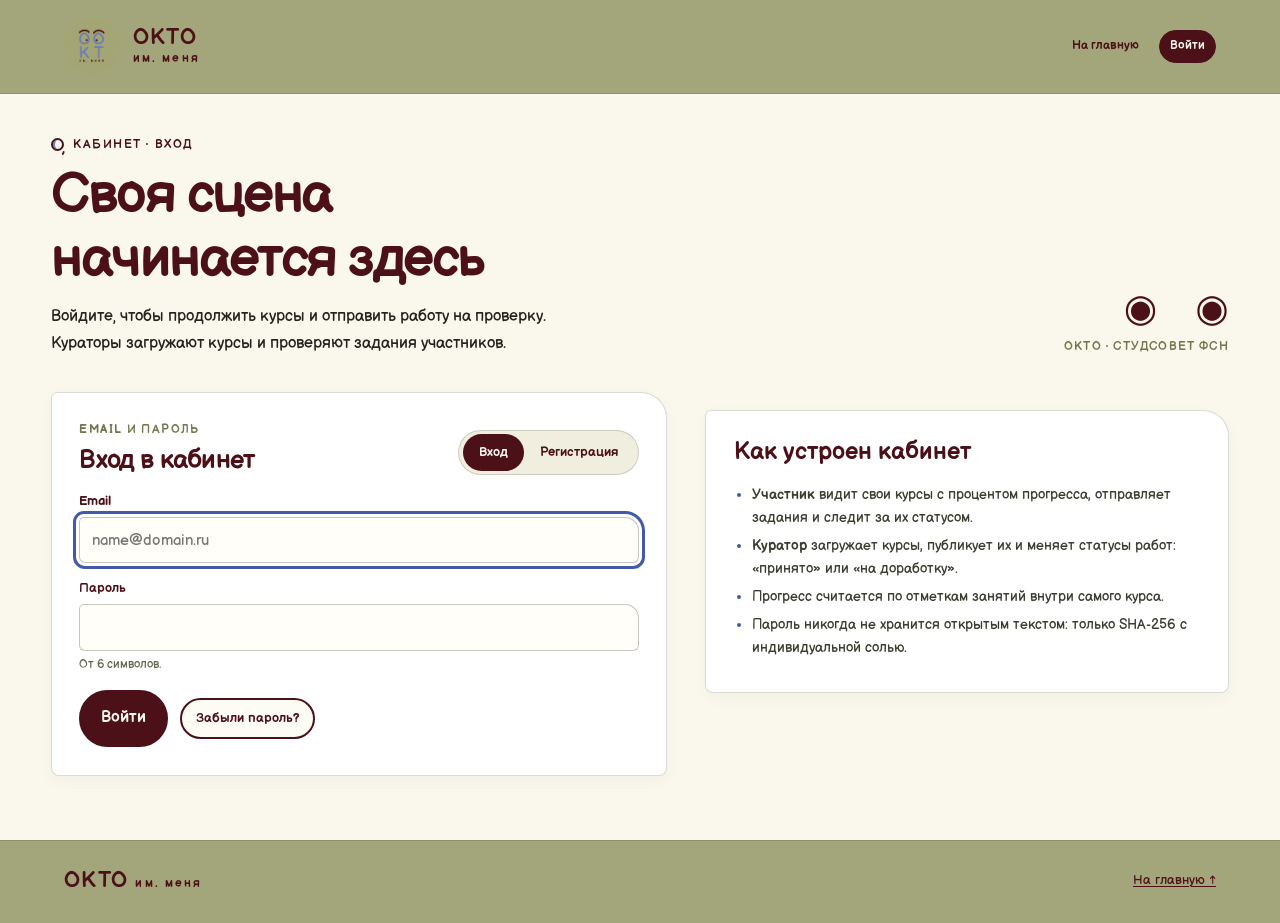
<file: account/curator.html>
<!doctype html>
<html lang="ru">
<head>
  <meta charset="utf-8">
  <meta name="viewport" content="width=device-width, initial-scale=1">
  <meta name="color-scheme" content="light">
  <meta name="theme-color" content="#a3a67b">
  <meta name="robots" content="noindex, nofollow">
  <meta name="description" content="Кабинет куратора ОКТО: загрузка курсов, публикация и проверка заданий участников.">
  <title>Кабинет куратора — ОКТО</title>
  <link rel="icon" href="../../assets/okto-logo.png?v=20261106120000" type="image/png">
  <link rel="stylesheet" href="../../assets/site.css?v=20261106120000">
</head>
<body class="catalog-page account-page" data-page="curator">
  <a class="skip-link" href="#main">К содержанию</a>

  <header class="site-header account-header">
    <a class="brand" href="../../index.html" aria-label="ОКТО им. меня — на главную">
      <img src="../../assets/okto-logo.png?v=20261106120000" alt="Логотип ОКТО им. меня: нарисованные глаза, буквы К и Т, подпись «им. меня»">
      <span class="brand-copy"><strong>ОКТО</strong><span>им. меня</span></span>
    </a>
    <nav class="account-nav" aria-label="Личный кабинет">
      <a href="dashboard.html">Кабинет</a>
      <a href="journal.html">Журнал</a>
      <a href="curator.html" aria-current="page" data-account-only="curator" hidden>Куратор</a>
      <a href="../../index.html">На главную</a>
      <span class="session-chip"><strong data-account-name>—</strong><span data-account-role>куратор</span></span>
      <button type="button" data-logout>Выйти</button>
    </nav>
  </header>

  <main id="main">
    <section class="panel denied" id="denied" aria-labelledby="denied-title" hidden>
      <h1 id="denied-title">Раздел куратора закрыт</h1>
      <p>Загрузка курсов и проверка работ доступна только роли «Куратор». Вы вошли как участник — откройте свой кабинет.</p>
      <div class="form-actions" style="justify-content:center">
        <a class="button button-primary" href="dashboard.html">В мой кабинет</a>
        <a class="button button-quiet" href="../login.html">Войти как куратор</a>
      </div>
    </section>

    <div class="account-shell" id="curator-main">
      <div class="account-hero">
        <div>
          <p class="eyebrow"><span class="eye-dot" aria-hidden="true"></span> кабинет куратора</p>
          <h1>Курсы и проверка</h1>
          <p class="account-lede">Загрузите новый курс, опубликуйте его для участников и разберите присланные работы: «принять» или «на доработку».</p>
        </div>
        <div class="hero-aside" aria-hidden="true">
          <strong>◉　◉</strong>
          <span>загрузка · проверка</span>
        </div>
      </div>

      <p class="notice" id="demo-note" hidden>Демо-режим: данные хранятся только в этом браузере. Для общего входа нужен подключённый сервис аккаунтов.</p>
      <p class="status-box" id="account-status" role="status" aria-live="polite" data-tone="info" hidden></p>

      <section class="panel" aria-labelledby="people-title">
        <div class="panel-head">
          <div>
            <p class="panel-kicker">участники</p>
            <h2 id="people-title">Участники <span class="count-pill" id="people-count">0</span></h2>
          </div>
        </div>
        <div class="table-wrap">
          <table class="data-table" id="people-table">
            <caption>Все зарегистрированные участники. Доступ куратора выдаёте только вы.</caption>
            <thead>
              <tr>
                <th scope="col">Участник</th>
                <th scope="col">Роль</th>
                <th scope="col">Действие</th>
              </tr>
            </thead>
            <tbody id="curator-people"></tbody>
          </table>
        </div>
        <p class="empty-state" id="people-empty" hidden>Участников пока нет. Они появятся здесь после регистрации.</p>
      </section>
      <section class="panel" aria-labelledby="curators-title">
        <div class="panel-head">
          <div>
            <p class="panel-kicker">команда</p>
            <h2 id="curators-title">Информация о кураторах <span class="count-pill" id="curators-count">0</span></h2>
          </div>
        </div>
        <div class="table-wrap">
          <table class="data-table" id="curators-table">
            <caption>Кто сейчас ведёт курсы и проверяет работы. Роль выдаёте и снимаете вы.</caption>
            <thead>
              <tr>
                <th scope="col">Куратор</th>
                <th scope="col">Роль</th>
                <th scope="col">Действие</th>
              </tr>
            </thead>
            <tbody id="curator-list"></tbody>
          </table>
        </div>
        <p class="empty-state" id="curators-empty" hidden>Кроме вас кураторов нет. Назначьте первого в разделе «Участники».</p>
      </section>
      <section class="panel account-form" aria-labelledby="course-form-title">
        <div class="panel-head">
          <div>
            <p class="panel-kicker">новый материал</p>
            <h2 id="course-form-title">Загрузить курс</h2>
          </div>
        </div>
        <form id="course-form" class="account-fields" novalidate>
          <div class="field-row">
            <div class="field">
              <label for="course-title">Название курса</label>
              <input id="course-title" name="title" type="text" placeholder="Например: Сценическое движение" aria-describedby="course-title-error">
              <p class="field-error" id="course-title-error" data-error-for="course-title" hidden></p>
            </div>
            <div class="field">
              <label for="course-level">Уровень</label>
              <select id="course-level" name="level" aria-describedby="course-level-error">
                <option value="">Выберите уровень</option>
                <option value="Начальный">Начальный</option>
                <option value="Средний">Средний</option>
                <option value="Продвинутый">Продвинутый</option>
              </select>
              <p class="field-error" id="course-level-error" data-error-for="course-level" hidden></p>
            </div>
          </div>
          <div class="field">
            <label for="course-description">Описание</label>
            <textarea id="course-description" name="description" rows="4" placeholder="Кому подойдёт курс, что участник унесёт с занятий" aria-describedby="course-description-hint course-description-error"></textarea>
            <p class="field-hint" id="course-description-hint">Минимум 20 символов — участник увидит этот текст в карточке курса.</p>
            <p class="field-error" id="course-description-error" data-error-for="course-description" hidden></p>
          </div>
          <div class="field-row">
            <div class="field">
              <label for="course-lessons">Число занятий</label>
              <input id="course-lessons" name="lessons" type="number" inputmode="numeric" min="1" max="60" step="1" value="8" aria-describedby="course-lessons-error">
              <p class="field-error" id="course-lessons-error" data-error-for="course-lessons" hidden></p>
            </div>
            <div class="field">
              <label for="course-url">Ссылка на материал</label>
              <input id="course-url" name="url" type="url" inputmode="url" placeholder="https://…" aria-describedby="course-url-hint course-url-error">
              <p class="field-hint" id="course-url-hint">Страница курса или документ. Необязательно.</p>
              <p class="field-error" id="course-url-error" data-error-for="course-url" hidden></p>
            </div>
          </div>
          <div class="form-actions">
            <button class="button button-primary" type="submit">Сохранить черновик</button>
            <span class="muted">Черновик увидят только кураторы.</span>
          </div>
        </form>
      </section>

      <section class="panel" aria-labelledby="courses-title">
        <div class="panel-head">
          <div>
            <p class="panel-kicker">материалы</p>
            <h2 id="courses-title">Курсы <span class="count-pill" id="course-count">0</span></h2>
          </div>
        </div>
        <div class="table-wrap">
          <table class="data-table" id="course-table">
            <caption>Все курсы сайта: черновики и опубликованные</caption>
            <thead>
              <tr>
                <th scope="col">Курс</th>
                <th scope="col">Статус</th>
                <th scope="col">Действия</th>
              </tr>
            </thead>
            <tbody id="curator-courses"></tbody>
          </table>
        </div>
        <p class="empty-state" id="courses-empty" hidden>Курсов пока нет. Добавьте первый через форму выше.</p>
      </section>

      <section class="panel account-form" aria-labelledby="project-form-title">
        <div class="panel-head">
          <div>
            <p class="panel-kicker">новый проект</p>
            <h2 id="project-form-title">Добавить проект</h2>
          </div>
        </div>
        <form id="project-form" class="account-fields" novalidate>
          <div class="field-row">
            <div class="field">
              <label for="project-title">Название проекта</label>
              <input id="project-title" name="title" type="text" placeholder="Например: Спектакль «Тень»" aria-describedby="project-title-error">
              <p class="field-error" id="project-title-error" data-error-for="project-title" hidden></p>
            </div>
            <div class="field">
              <label for="project-tag">Направление</label>
              <input id="project-tag" name="tag" type="text" placeholder="Театр, кино, исследование" aria-describedby="project-tag-error">
              <p class="field-hint">Необязательно. Показывается пометкой рядом с названием.</p>
              <p class="field-error" id="project-tag-error" data-error-for="project-tag" hidden></p>
            </div>
          </div>
          <div class="field">
            <label for="project-description">Описание</label>
            <textarea id="project-description" name="description" rows="4" placeholder="Что это за работа: участники, жанр, состояние проекта" aria-describedby="project-description-hint project-description-error"></textarea>
            <p class="field-hint" id="project-description-hint">Минимум 20 символов.</p>
            <p class="field-error" id="project-description-error" data-error-for="project-description" hidden></p>
          </div>
          <div class="field-row">
            <div class="field">
              <label for="project-link">Ссылка</label>
              <input id="project-link" name="link" type="url" inputmode="url" placeholder="https://…" aria-describedby="project-link-hint project-link-error">
              <p class="field-hint" id="project-link-hint">Необязательно: фотоальбом, видео, документ.</p>
              <p class="field-error" id="project-link-error" data-error-for="project-link" hidden></p>
            </div>
            <div class="field">
              <label for="project-published">Статус</label>
              <select id="project-published" name="published">
                <option value="draft">Черновик (видят только кураторы)</option>
                <option value="published">Опубликован сразу</option>
              </select>
            </div>
          </div>
          <div class="form-actions">
            <button class="button button-primary" type="submit">Добавить проект</button>
            <span class="muted" id="project-hint">Проекты видны на странице проектов сайта.</span>
          </div>
          <p class="status-box" id="project-status" role="status" aria-live="polite" data-tone="info" hidden></p>
        </form>
      </section>

      <section class="panel" aria-labelledby="projects-title">
        <div class="panel-head">
          <div>
            <p class="panel-kicker">проекты</p>
            <h2 id="projects-title">Проекты <span class="count-pill" id="project-count">0</span></h2>
          </div>
        </div>
        <div class="table-wrap">
          <table class="data-table" id="project-table">
            <caption>Все проекты: черновики и опубликованные</caption>
            <thead>
              <tr>
                <th scope="col">Проект</th>
                <th scope="col">Статус</th>
                <th scope="col">Действия</th>
              </tr>
            </thead>
            <tbody id="curator-projects"></tbody>
          </table>
        </div>
        <p class="empty-state" id="projects-empty" hidden>Проектов пока нет. Добавьте первый через форму выше.</p>
      </section>
      <section class="panel" aria-labelledby="tasks-title">
        <div class="panel-head">
          <div>
            <p class="panel-kicker">работы участников</p>
            <h2 id="tasks-title">Проверка заданий</h2>
          </div>
          <div class="field">
            <label for="task-status-filter">Показать</label>
            <select id="task-status-filter">
              <option value="review">На проверке</option>
              <option value="accepted">Принятые</option>
              <option value="rework">На доработке</option>
              <option value="all">Все</option>
            </select>
          </div>
        </div>
        <div class="table-wrap">
          <table class="data-table" id="task-table">
            <caption>Задания, присланные участниками из этого браузера</caption>
            <thead>
              <tr>
                <th scope="col">Участник</th>
                <th scope="col">Курс</th>
                <th scope="col">Работа</th>
                <th scope="col">Статус</th>
                <th scope="col">Решение</th>
              </tr>
            </thead>
            <tbody id="curator-tasks"></tbody>
          </table>
        </div>
        <p class="empty-state" id="tasks-empty" hidden>В этой выборке заданий нет.</p>
        <p class="journal-summary" id="tasks-status" role="status" aria-live="polite"></p>
      </section>
    </div>
  </main>

  <footer class="site-footer home-footer">
    <a class="footer-brand" href="../../index.html">ОКТО <span>им. меня</span></a>
    <a href="../../index.html" class="top-link">На главную ↑</a>
  </footer>

  <script src="../../assets/config.js?v=20261106120000"></script>
  <script src="../../assets/supabase.js?v=20261106120000"></script>
  <script src="../../assets/account.js?v=20261106120000"></script>
</body>
</html>
</file>
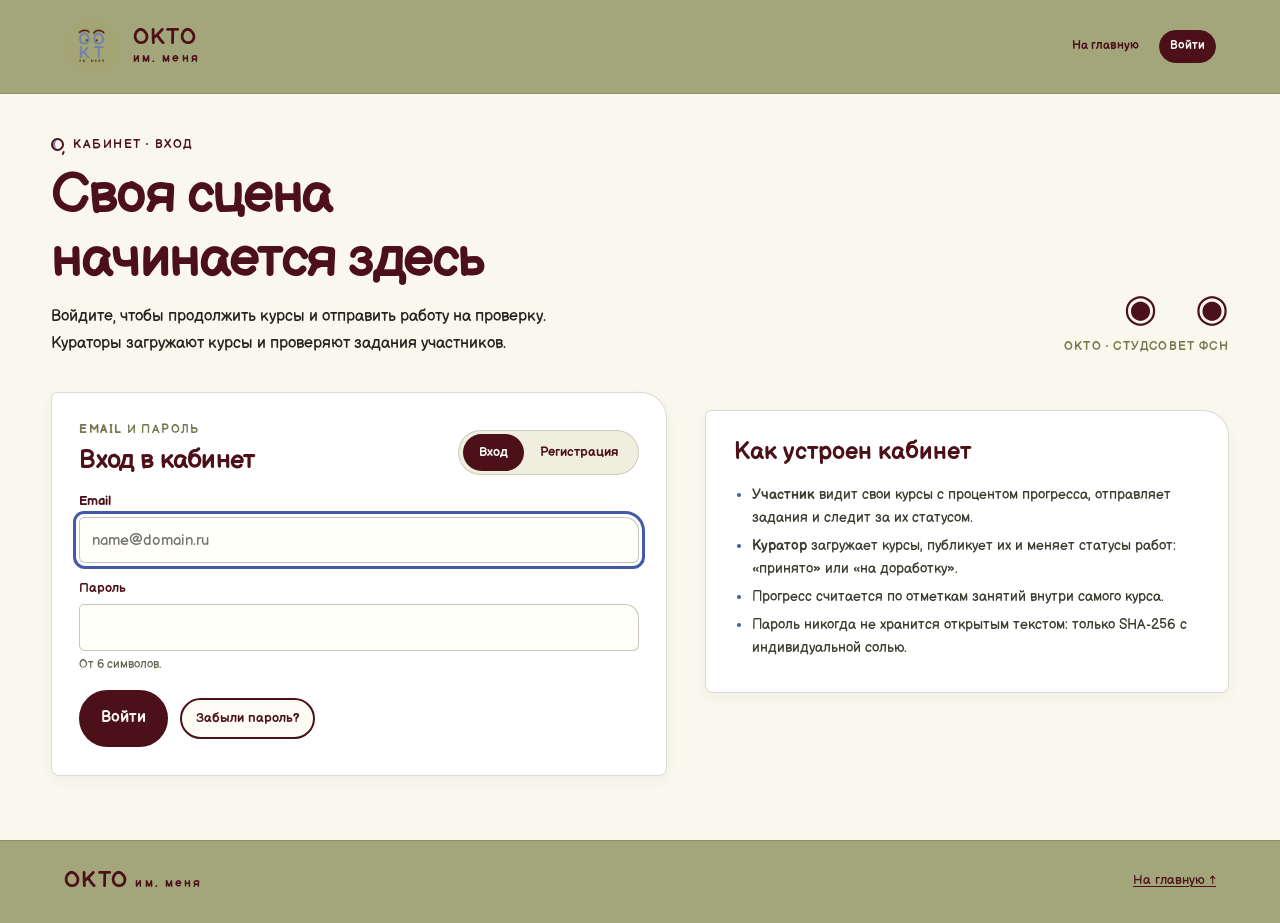
<file: account/dashboard.html>
<!doctype html>
<html lang="ru">
<head>
  <meta charset="utf-8">
  <meta name="viewport" content="width=device-width, initial-scale=1">
  <meta name="color-scheme" content="light">
  <meta name="theme-color" content="#a3a67b">
  <meta name="robots" content="noindex, nofollow">
  <meta name="description" content="Кабинет участника ОКТО: прогресс по курсам, отправка заданий на проверку и статусы работ.">
  <title>Кабинет участника — ОКТО</title>
  <link rel="icon" href="../../assets/okto-logo.png?v=20261106021712" type="image/png">
  <link rel="stylesheet" href="../../assets/site.css?v=20261106021712">
</head>
<body class="catalog-page account-page" data-page="dashboard">
  <a class="skip-link" href="#main">К содержанию</a>

  <header class="site-header account-header">
    <a class="brand" href="../../index.html" aria-label="ОКТО им. меня — на главную">
      <img src="../../assets/okto-logo.png?v=20261106021712" alt="Логотип ОКТО им. меня: нарисованные глаза, буквы К и Т, подпись «им. меня»">
      <span class="brand-copy"><strong>ОКТО</strong><span>им. меня</span></span>
    </a>
    <nav class="account-nav" aria-label="Личный кабинет">
      <a href="dashboard.html" aria-current="page">Кабинет</a>
      <a href="journal.html">Журнал</a>
      <a href="curator.html" data-account-only="curator" hidden>Куратор</a>
      <a href="../../index.html">На главную</a>
      <span class="session-chip"><strong data-account-name>—</strong><span data-account-role>участник</span></span>
      <button type="button" data-logout>Выйти</button>
    </nav>
  </header>

  <main id="main">
    <div class="account-shell">
      <div class="account-hero">
        <div data-greeting>
          <p class="eyebrow"><span class="eye-dot" aria-hidden="true"></span> кабинет участника</p>
          <h1>Привет, <span data-account-name>участник</span></h1>
          <p class="account-lede">Здесь видно, сколько занятий отмечено, что уже на проверке у куратора и что стоит доработать.</p>
        </div>
        <div class="hero-aside" aria-hidden="true">
          <strong>◉　◉</strong>
          <span>сцена · люди · практика</span>
        </div>
      </div>

      <p class="notice" id="demo-note" hidden>Демо-режим: данные хранятся только в этом браузере. Для общего входа нужен подключённый сервис аккаунтов.</p>
      <p class="status-box" id="account-status" role="status" aria-live="polite" data-tone="info" hidden></p>

      <ul class="stat-strip" id="dashboard-stats" aria-label="Краткая сводка"></ul>

      <section class="panel" aria-labelledby="courses-title">
        <div class="panel-head">
          <div>
            <p class="panel-kicker">учимся и пробуем</p>
            <h2 id="courses-title">Мои курсы</h2>
          </div>
          <a class="button button-quiet button-small" href="../../index.html#courses">Каталог курсов</a>
        </div>
        <div class="course-progress-list" id="course-progress"></div>
      </section>

      <section class="panel account-form" aria-labelledby="task-form-title">
        <div class="panel-head">
          <div>
            <p class="panel-kicker">отправить куратору</p>
            <h2 id="task-form-title">Новое задание</h2>
          </div>
        </div>
        <form id="task-form" class="account-fields" novalidate>
          <div class="field-row">
            <div class="field">
              <label for="task-course">Курс</label>
              <select id="task-course" name="course" aria-describedby="task-course-error"></select>
              <p class="field-error" id="task-course-error" data-error-for="task-course" hidden></p>
            </div>
            <div class="field">
              <label for="task-lesson">Занятие</label>
              <select id="task-lesson" name="lesson" aria-describedby="task-lesson-error"></select>
              <p class="field-error" id="task-lesson-error" data-error-for="task-lesson" hidden></p>
            </div>
          </div>
          <div class="field">
            <label for="task-text">Что сделано</label>
            <textarea id="task-text" name="text" rows="5" placeholder="Например: собрал карту персонажа, проверил два варианта сцены, второй выложил на видео" aria-describedby="task-text-hint task-text-error"></textarea>
            <p class="field-hint" id="task-text-hint">Минимум 15 символов: что удалось, что вызвало сложности.</p>
            <p class="field-error" id="task-text-error" data-error-for="task-text" hidden></p>
          </div>
          <div class="field">
            <label for="task-link">Ссылка на работу</label>
            <input id="task-link" name="link" type="url" inputmode="url" placeholder="https://docs.google.com/…" aria-describedby="task-link-hint task-link-error">
            <p class="field-hint" id="task-link-hint">Документ, видео или запись репетиции. Необязательно.</p>
            <p class="field-error" id="task-link-error" data-error-for="task-link" hidden></p>
          </div>
          <div class="form-actions">
            <button class="button button-primary" type="submit">Отправить</button>
            <span class="muted">Статус после отправки — «на проверке».</span>
          </div>
        </form>
      </section>

      <section class="panel" aria-labelledby="tasks-title">
        <div class="panel-head">
          <div>
            <p class="panel-kicker">история работ</p>
            <h2 id="tasks-title">Мои задания</h2>
          </div>
          <span class="muted">Статусы: на проверке · принято · нужна доработка</span>
        </div>
        <div class="table-wrap">
          <table class="data-table" id="task-table">
            <caption>Задания, отправленные из этого браузера</caption>
            <thead>
              <tr>
                <th scope="col">Курс</th>
                <th scope="col">Занятие</th>
                <th scope="col">Работа</th>
                <th scope="col">Отправлено</th>
                <th scope="col">Статус</th>
              </tr>
            </thead>
            <tbody id="task-rows"></tbody>
          </table>
        </div>
        <p class="empty-state" id="task-empty">Пока ни одного задания. Отметьте занятие в курсе и отправьте первую работу — она появится здесь.</p>
      </section>
    </div>
  </main>

  <footer class="site-footer home-footer">
    <a class="footer-brand" href="../../index.html">ОКТО <span>им. меня</span></a>
    <a href="../../index.html" class="top-link">На главную ↑</a>
  </footer>

  <script src="../../assets/config.js?v=20261106021712"></script>
  <script src="../../assets/supabase.js?v=20261106021712"></script>
  <script src="../../assets/account.js?v=20261106021712"></script>
</body>
</html>
</file>
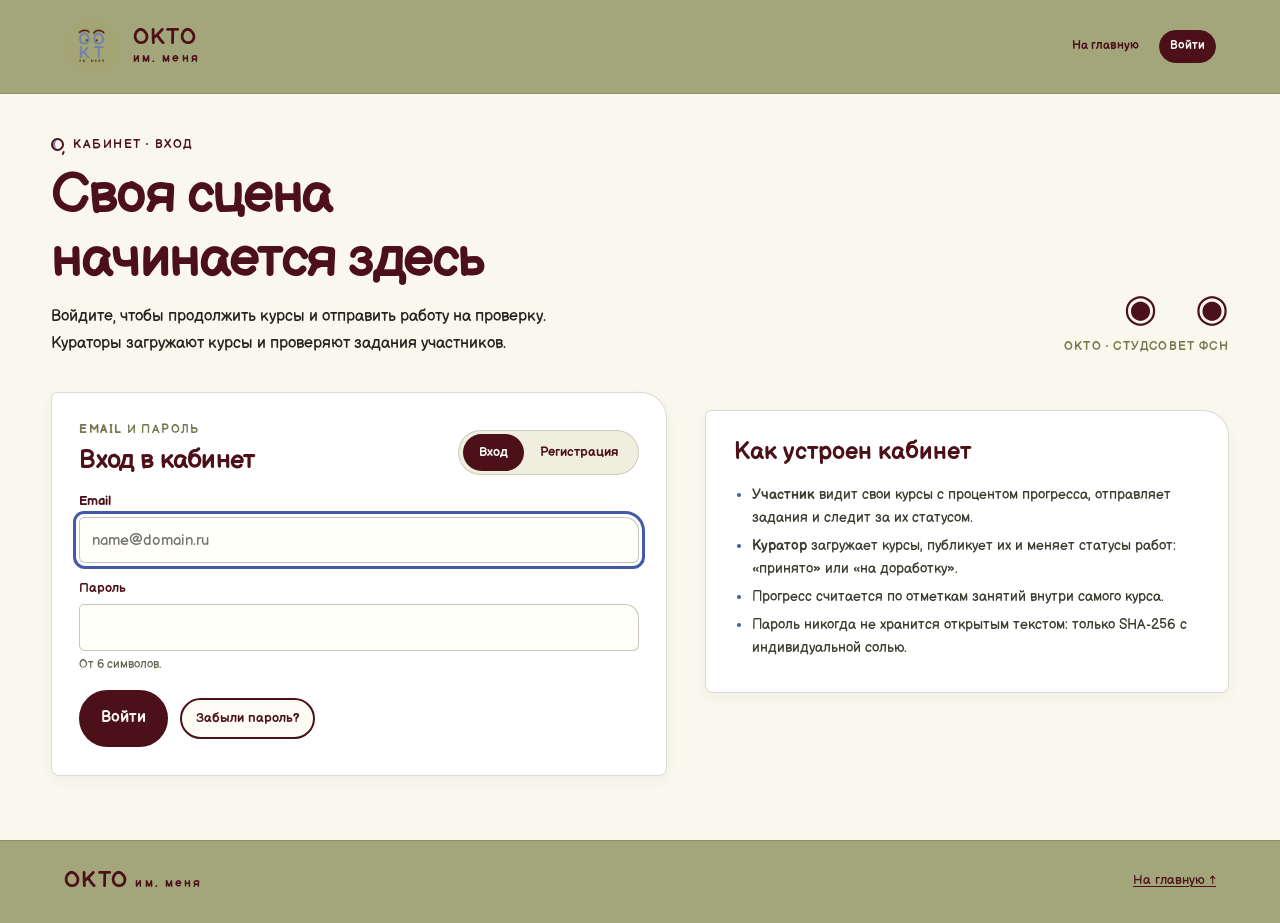
<file: account/journal.html>
<!doctype html>
<html lang="ru">
<head>
  <meta charset="utf-8">
  <meta name="viewport" content="width=device-width, initial-scale=1">
  <meta name="color-scheme" content="light">
  <meta name="theme-color" content="#a3a67b">
  <meta name="robots" content="noindex, nofollow">
  <meta name="description" content="Журнал прогресса ОКТО: участники, отмеченные занятия по курсам и процент выполнения с сортировкой.">
  <title>Журнал прогресса — ОКТО</title>
  <link rel="icon" href="../../assets/okto-logo.png?v=20261106021712" type="image/png">
  <link rel="stylesheet" href="../../assets/site.css?v=20261106021712">
</head>
<body class="catalog-page account-page" data-page="journal">
  <a class="skip-link" href="#main">К содержанию</a>

  <header class="site-header account-header">
    <a class="brand" href="../../index.html" aria-label="ОКТО им. меня — на главную">
      <img src="../../assets/okto-logo.png?v=20261106021712" alt="Логотип ОКТО им. меня: нарисованные глаза, буквы К и Т, подпись «им. меня»">
      <span class="brand-copy"><strong>ОКТО</strong><span>им. меня</span></span>
    </a>
    <nav class="account-nav" aria-label="Личный кабинет">
      <a href="dashboard.html">Кабинет</a>
      <a href="journal.html" aria-current="page">Журнал</a>
      <a href="curator.html" data-account-only="curator" hidden>Куратор</a>
      <a href="../../index.html">На главную</a>
      <span class="session-chip"><strong data-account-name>—</strong><span data-account-role>куратор</span></span>
      <button type="button" data-logout>Выйти</button>
    </nav>
  </header>

  <main id="main">
    <div class="account-shell">
      <div class="account-hero">
        <div>
          <p class="eyebrow"><span class="eye-dot" aria-hidden="true"></span> прогресс группы</p>
          <h1>Журнал прогресса</h1>
          <p class="account-lede">Кто сколько занятий отметил и какой процент курса пройден. Отметки ставятся в самом курсе, журнал пересчитывает их автоматически.</p>
        </div>
        <div class="hero-aside" aria-hidden="true">
          <strong>◉　◉</strong>
          <span>участник × занятия</span>
        </div>
      </div>

      <p class="notice" id="demo-note" hidden>Демо-режим: данные хранятся только в этом браузере. Для общего входа нужен подключённый сервис аккаунтов.</p>
      <p class="status-box" id="account-status" role="status" aria-live="polite" data-tone="info" hidden></p>

      <section class="panel denied" id="denied" aria-labelledby="denied-title" hidden>
        <h1 id="denied-title">Журнал доступен куратору</h1>
        <p>У вас роль «участник»: журнал группы открывается только с ролью «Куратор». Свой прогресс видно в кабинете участника.</p>
        <div class="form-actions" style="justify-content:center">
          <a class="button button-primary" href="dashboard.html">В мой кабинет</a>
          <a class="button button-quiet" href="../login.html">Войти как куратор</a>
        </div>
      </section>

      <section class="panel" aria-labelledby="journal-title">
        <div class="panel-head">
          <div>
            <p class="panel-kicker">сводка по курсам</p>
            <h2 id="journal-title">Участники и занятия</h2>
          </div>
        </div>

        <div class="journal-tools">
          <div class="field">
            <label for="journal-course">Курс</label>
            <select id="journal-course"></select>
          </div>
          <button class="button button-quiet button-small" type="button" id="journal-sort" aria-pressed="false">Процент: по убыванию ↓</button>
        </div>

        <div class="table-wrap">
          <table class="data-table" id="journal-table">
            <caption>Отметки занятий и процент выполнения по каждому участнику</caption>
            <thead id="journal-head"></thead>
            <tbody id="journal-body"></tbody>
          </table>
        </div>
        <p class="empty-state" id="journal-empty" hidden>В этом браузере пока нет участников с прогрессом. Зарегистрируйте участника и отметьте занятия в курсе.</p>
        <p class="journal-summary" id="journal-summary" role="status" aria-live="polite"></p>
      </section>
    </div>
  </main>

  <footer class="site-footer home-footer">
    <a class="footer-brand" href="../../index.html">ОКТО <span>им. меня</span></a>
    <a href="../../index.html" class="top-link">На главную ↑</a>
  </footer>

  <script src="../../assets/config.js?v=20261106021712"></script>
  <script src="../../assets/supabase.js?v=20261106021712"></script>
  <script src="../../assets/account.js?v=20261106021712"></script>
</body>
</html>
</file>
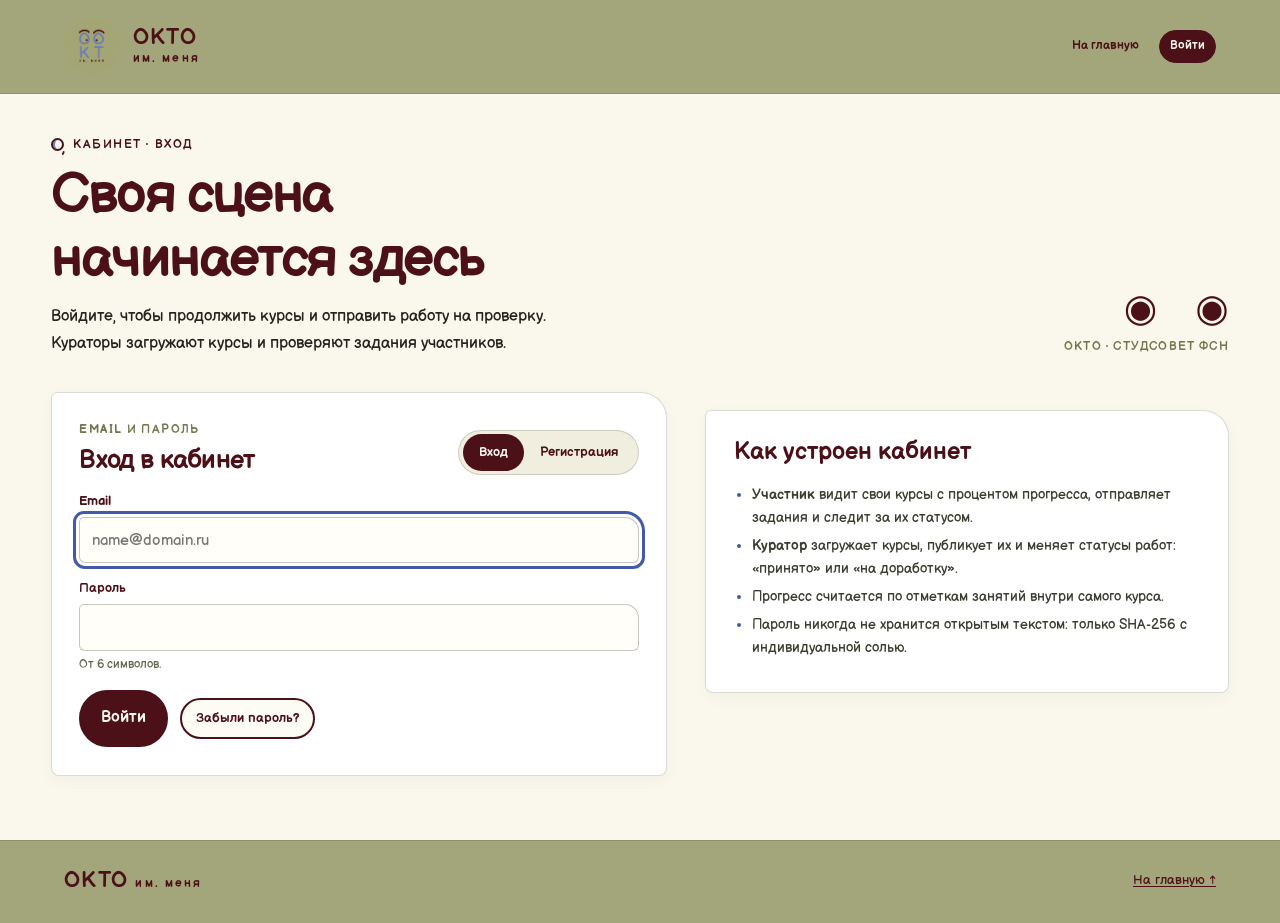
<file: account/login.html>
<!doctype html>
<html lang="ru">
<head>
  <meta charset="utf-8">
  <meta name="viewport" content="width=device-width, initial-scale=1">
  <meta name="color-scheme" content="light">
  <meta name="theme-color" content="#a3a67b">
  <meta name="robots" content="noindex, nofollow">
  <meta name="description" content="Вход и регистрация в личном кабинете ОКТО им. меня: участник или куратор курсов театрального объединения ФСН.">
  <title>Вход и регистрация — кабинет ОКТО</title>
  <link rel="icon" href="../../assets/okto-logo.png?v=20261106021712" type="image/png">
  <link rel="stylesheet" href="../../assets/site.css?v=20261106021712">
</head>
<body class="catalog-page account-page" data-page="login">
  <a class="skip-link" href="#main">К содержанию</a>

  <header class="site-header account-header">
    <a class="brand" href="../../index.html" aria-label="ОКТО им. меня — на главную">
      <img src="../../assets/okto-logo.png?v=20261106021712" alt="Логотип ОКТО им. меня: нарисованные глаза, буквы К и Т, подпись «им. меня»">
      <span class="brand-copy"><strong>ОКТО</strong><span>им. меня</span></span>
    </a>
    <nav class="account-nav" aria-label="Личный кабинет">
      <a href="../../index.html">На главную</a>
      <a href="login.html" aria-current="page">Войти</a>
    </nav>
  </header>

  <main id="main">
    <div class="account-shell">
      <div class="account-hero">
        <div>
          <p class="eyebrow"><span class="eye-dot" aria-hidden="true"></span> кабинет · вход</p>
          <h1>Своя сцена<br>начинается здесь</h1>
          <p class="account-lede">Войдите, чтобы продолжить курсы и отправить работу на проверку. Кураторы загружают курсы и проверяют задания участников.</p>
        </div>
        <div class="hero-aside" aria-hidden="true">
          <strong>◉　◉</strong>
          <span>окто · студсовет фсн</span>
        </div>
      </div>

      <p class="notice" id="demo-note" hidden>Демо-режим: данные хранятся только в этом браузере. Для общего входа нужен подключённый сервис аккаунтов.</p>
      <p class="status-box" id="account-status" role="status" aria-live="polite" data-tone="info" hidden></p>

      <div class="auth-grid">
        <section class="panel account-form" aria-labelledby="auth-title">
          <div class="panel-head">
            <div>
              <p class="panel-kicker">email и пароль</p>
              <h2 id="auth-title">Вход в кабинет</h2>
            </div>
            <div class="segmented" role="group" aria-label="Вход или регистрация">
              <button type="button" data-auth-mode="login" aria-pressed="true" aria-controls="auth-form">Вход</button>
              <button type="button" data-auth-mode="register" aria-pressed="false" aria-controls="auth-form">Регистрация</button>
            </div>
          </div>

          <form id="auth-form" class="account-fields" novalidate>
            <div class="field-row" data-mode-only="register" hidden>
              <div class="field">
                <label for="reg-name">Имя</label>
                <input id="reg-name" name="name" type="text" autocomplete="name" placeholder="Как к вам обращаться" aria-describedby="reg-name-error">
                <p class="field-error" id="reg-name-error" data-error-for="reg-name" hidden></p>
              </div>
            </div>

            <div class="field" data-mode-only="login">
              <label for="login-email">Email</label>
              <input id="login-email" name="email" type="email" autocomplete="username" placeholder="name@domain.ru" aria-describedby="login-email-error">
              <p class="field-error" id="login-email-error" data-error-for="login-email" hidden></p>
            </div>

            <div class="field" data-mode-only="login">
              <label for="login-password">Пароль</label>
              <input id="login-password" name="password" type="password" autocomplete="current-password" minlength="6" aria-describedby="login-password-hint login-password-error">
              <p class="field-hint" id="login-password-hint">От 6 символов. Пароль хранится только как SHA-256 с солью.</p>
              <p class="field-error" id="login-password-error" data-error-for="login-password" hidden></p>
            </div>

            <div class="field" data-mode-only="register" hidden>
              <label for="reg-email">Email</label>
              <input id="reg-email" name="email" type="email" autocomplete="email" placeholder="name@domain.ru" aria-describedby="reg-email-error">
              <p class="field-error" id="reg-email-error" data-error-for="reg-email" hidden></p>
            </div>

            <div class="field-row" data-mode-only="register" hidden>
              <div class="field">
                <label for="reg-password">Пароль</label>
                <input id="reg-password" name="password" type="password" autocomplete="new-password" minlength="8" aria-describedby="reg-password-hint reg-password-error">
                <p class="field-hint" id="reg-password-hint">Минимум 8 символов.</p>
                <p class="field-error" id="reg-password-error" data-error-for="reg-password" hidden></p>
              </div>
              <div class="field">
                <label for="reg-password-2">Пароль ещё раз</label>
                <input id="reg-password-2" name="password2" type="password" autocomplete="new-password" aria-describedby="reg-password-2-error">
                <p class="field-error" id="reg-password-2-error" data-error-for="reg-password-2" hidden></p>
              </div>
            </div>

            <fieldset class="radio-cards" data-mode-only="register" hidden>
              <legend>Роль</legend>
              <label class="radio-card" for="role-participant">
                <input id="role-participant" type="radio" name="role" value="participant" checked>
                <span><strong>Участник</strong><small>Прохожу курсы и отправляю задания</small></span>
              </label>
              <label class="radio-card" for="role-curator">
                <input id="role-curator" type="radio" name="role" value="curator" disabled>
                <span><strong>Куратор</strong><small>Роль выдаёт только руководитель</small></span>
              </label>
            </fieldset>
            <p class="field-hint" id="curator-note" hidden>Все регистрируются участниками. Доступ куратора руководитель выдаёт вручную в кабинете куратора.</p>
            <p class="field-hint" id="role-note" data-mode-only="register" hidden>Участник проходит курсы, отмечает занятия и отправляет работы на проверку.</p>

            <div class="form-actions">
              <button class="button button-primary" type="submit">Войти</button>
              <button class="button button-quiet button-small" type="button" id="forgot-password">Забыли пароль?</button>
            </div>
          </form>
        </section>

        <aside class="panel auth-note" aria-labelledby="about-account">
          <h2 id="about-account">Как устроен кабинет</h2>
          <ul>
            <li><strong>Участник</strong> видит свои курсы с процентом прогресса, отправляет задания и следит за их статусом.</li>
            <li><strong>Куратор</strong> загружает курсы, публикует их и меняет статусы работ: «принято» или «на доработку».</li>
            <li>Прогресс считается по отметкам занятий внутри самого курса.</li>
            <li>Пароль никогда не хранится открытым текстом: только SHA-256 с индивидуальной солью.</li>
          </ul>
          <p class="demo-credentials">Демо-куратор для проверки: <code>curator@okto.demo</code> и пароль <code>okto-demo</code>. Или зарегистрируйте свой адрес с ролью «Куратор».</p>
        </aside>
      </div>
    </div>
  </main>

  <footer class="site-footer home-footer">
    <a class="footer-brand" href="../../index.html">ОКТО <span>им. меня</span></a>
    <a href="../../index.html" class="top-link">На главную ↑</a>
  </footer>

  <script src="../../assets/config.js?v=20261106021712"></script>
  <script src="../../assets/supabase.js?v=20261106021712"></script>
  <script src="../../assets/account.js?v=20261106021712"></script>
</body>
</html>
</file>
<file: assets/site.css>
:root {
  --olive: #a3a67b;
  --olive-dark: #74774e;
  --olive-pale: #d8d9be;
  --blue: #7285d2;
  --blue-dark: #435aab;
  --burgundy: #4c1018;
  --ink: #24231f;
  --quiet: #66654f;
  --paper: #faf8ed;
  --paper-shade: #f0eedf;
  --line: rgba(51, 51, 35, .18);
  --shadow: 0 14px 40px rgba(44, 40, 19, .12);
  --sans: 'Balsamiq Sans', system-ui, -apple-system, 'Segoe UI', sans-serif;
  --display: 'Balsamiq Sans', system-ui, -apple-system, 'Segoe UI', sans-serif;
  --content: 75ch;
}

@font-face {
  font-family: 'Balsamiq Sans'; font-style: normal; font-weight: 400; font-display: swap;
  src: url('balsamiq-sans-cyrillic-regular.af2bae86435e.woff2') format('woff2');
  unicode-range: U+0301, U+0400-045F, U+0490-0491, U+04B0-04B1, U+2116;
}
@font-face {
  font-family: 'Balsamiq Sans'; font-style: normal; font-weight: 400; font-display: swap;
  src: url('balsamiq-sans-latin-regular.700f52bf8772.woff2') format('woff2');
  unicode-range: U+0000-00FF, U+0131, U+0152-0153, U+02BB-02BC, U+02C6, U+02DA, U+02DC, U+0304, U+0308, U+0329, U+2000-206F, U+20AC, U+2122, U+2191, U+2193, U+2212, U+2215, U+FEFF, U+FFFD;
}
@font-face {
  font-family: 'Balsamiq Sans'; font-style: normal; font-weight: 700; font-display: swap;
  src: url('balsamiq-sans-cyrillic-bold.53e22e8bd0e3.woff2') format('woff2');
  unicode-range: U+0301, U+0400-045F, U+0490-0491, U+04B0-04B1, U+2116;
}
@font-face {
  font-family: 'Balsamiq Sans'; font-style: normal; font-weight: 700; font-display: swap;
  src: url('balsamiq-sans-latin-bold.5ca3c1d797ea.woff2') format('woff2');
  unicode-range: U+0000-00FF, U+0131, U+0152-0153, U+02BB-02BC, U+02C6, U+02DA, U+02DC, U+0304, U+0308, U+0329, U+2000-206F, U+20AC, U+2122, U+2191, U+2193, U+2212, U+2215, U+FEFF, U+FFFD;
}

* { box-sizing: border-box; }
html { scroll-behavior: smooth; scroll-padding-top: 1.5rem; }
body { margin: 0; color: var(--ink); background: var(--olive); font-family: var(--sans); font-size: 16px; line-height: 1.65; }
a { color: var(--burgundy); text-decoration-thickness: .08em; text-underline-offset: .18em; }
a:hover { color: var(--blue-dark); }
button, input { font: inherit; }
button { color: inherit; }
:focus-visible { outline: 3px solid var(--blue-dark); outline-offset: 3px; }
::selection { color: var(--paper); background: var(--burgundy); }
.sr-only { position: absolute; width: 1px; height: 1px; padding: 0; margin: -1px; overflow: hidden; clip: rect(0,0,0,0); white-space: nowrap; border: 0; }
.skip-link { position: fixed; z-index: 20; top: .8rem; left: .8rem; padding: .65rem 1rem; color: white; background: var(--burgundy); border-radius: 6px; transform: translateY(-170%); }
.skip-link:focus { transform: translateY(0); }

.site-header, .site-footer { display: flex; align-items: center; justify-content: space-between; gap: 1.2rem; padding: 1.15rem clamp(1.2rem, 5vw, 5rem); }
.site-header { border-bottom: 1px solid rgba(63, 61, 39, .2); }
.home-header { align-items: center; }
.primary-nav { display: flex; flex-wrap: wrap; align-items: center; justify-content: flex-end; gap: .55rem clamp(.65rem, 2vw, 1.4rem); }
.primary-nav a { padding: .3rem 0; color: var(--burgundy); font-size: .78rem; font-weight: 750; text-decoration: none; border-bottom: 1px solid transparent; }
.primary-nav a:hover, .primary-nav a:focus-visible { border-bottom-color: var(--blue-dark); }
.brand { display: inline-flex; align-items: center; gap: .8rem; color: var(--burgundy); text-decoration: none; }
.brand img { display: block; width: 56px; height: 56px; object-fit: contain; border-radius: 50%; }
.brand-copy { display: grid; line-height: 1; gap: .25rem; }
.brand-copy strong, .footer-brand { font-family: var(--display); font-size: 1.35rem; font-weight: 800; letter-spacing: .06em; }
.brand-copy span, .footer-brand span { font-size: .78rem; font-weight: 700; letter-spacing: .17em; }
.header-note { color: var(--burgundy); font-size: .73rem; letter-spacing: .08em; line-height: 1.4; text-align: right; text-transform: uppercase; }

.catalog-hero { position: relative; display: grid; grid-template-columns: minmax(0, 1.35fr) minmax(230px, .65fr); align-items: center; gap: clamp(2rem, 7vw, 7rem); min-height: 460px; padding: 4.5rem clamp(1.3rem, 9vw, 9rem) 5rem; overflow: hidden; border-bottom: 1px solid rgba(63, 61, 39, .2); }
.hero-copy { position: relative; z-index: 1; max-width: 680px; }
.eyebrow { display: flex; align-items: center; gap: .55rem; margin: 0 0 .9rem; color: var(--burgundy); font-size: .75rem; font-weight: 700; letter-spacing: .13em; text-transform: uppercase; }
.eye-dot { position: relative; display: inline-block; width: 13px; height: 13px; border: 2px solid var(--burgundy); border-radius: 50%; box-shadow: inset 4px 0 0 -2px var(--blue); }
.eye-dot::after { position: absolute; top: .08rem; right: -.32em; color: var(--burgundy); content: ','; font: 700 .9rem/1 var(--sans); }
h1, h2, h3, h4 { font-family: var(--display); line-height: 1.14; }
.catalog-hero h1 { max-width: 680px; margin: 0; color: var(--burgundy); font-size: clamp(2.8rem, 7vw, 6.4rem); font-weight: 800; letter-spacing: -.055em; }
.hero-description { max-width: 570px; margin: 1.4rem 0 1.8rem; font-size: 1.1rem; }
.button { display: inline-flex; align-items: center; gap: 1rem; padding: .85rem 1.25rem; border: 2px solid var(--burgundy); border-radius: 99px; font-weight: 700; text-decoration: none; transition: transform .18s ease, background-color .18s ease; }
.button:hover { transform: translateY(-2px); }
.button-primary { color: var(--paper); background: var(--burgundy); }
.button-primary:hover { color: white; background: #321016; }
.hero-mark { position: relative; display: grid; place-items: center; min-height: 290px; }
.hero-mark img { position: relative; z-index: 1; width: min(100%, 295px); height: auto; mix-blend-mode: multiply; border-radius: 50%; }
.orbit { position: absolute; border: 1.5px solid var(--blue); border-radius: 50%; transform: rotate(-22deg); }
.orbit-one { width: 300px; height: 220px; }
.orbit-two { width: 350px; height: 260px; border-color: rgba(76, 16, 24, .55); transform: rotate(20deg); }
.hero-caption { position: absolute; right: 0; bottom: 5px; color: var(--burgundy); font-size: .75rem; letter-spacing: .12em; text-transform: uppercase; }
.margin-note { position: absolute; right: 2.5%; bottom: 1rem; color: var(--burgundy); font-family: var(--display); font-size: .88rem; font-weight: 700; transform: rotate(-5deg); }

.catalog-section { padding: 3.8rem clamp(1.25rem, 7vw, 7rem) 4.4rem; background: var(--paper); }
.section-heading { display: flex; align-items: end; justify-content: space-between; gap: 1.5rem; margin-bottom: 1.8rem; }
.section-heading .eyebrow { margin-bottom: .4rem; }
.section-heading h2 { margin: 0; color: var(--burgundy); font-size: clamp(2rem, 4vw, 3.5rem); letter-spacing: -.04em; }
.count-pill { display: inline-grid; width: 2.05rem; height: 2.05rem; place-items: center; vertical-align: middle; color: var(--burgundy); background: var(--olive-pale); border-radius: 50%; font: 700 1rem var(--sans); letter-spacing: 0; }
.search-box { display: flex; align-items: center; gap: .6rem; width: min(100%, 270px); padding: .5rem .75rem; color: var(--quiet); background: white; border: 1px solid var(--line); border-radius: 5px 16px 8px 16px; }
.search-box > span:not(.sr-only) { font-size: 1.35rem; line-height: 1; }
.search-box input { width: 100%; min-width: 0; color: var(--ink); background: transparent; border: 0; outline: 0; }
.search-box input::placeholder { color: #777662; }
.course-grid { display: grid; grid-template-columns: repeat(auto-fit, minmax(min(100%, 300px), 1fr)); gap: 1.15rem; }
.course-card { position: relative; display: flex; flex-direction: column; min-height: 270px; padding: 1.55rem; overflow: hidden; background: white; border: 1px solid var(--line); border-radius: 6px 26px 8px 8px; box-shadow: 0 5px 15px rgba(44,40,19,.04); transition: transform .18s ease, box-shadow .18s ease; }
.course-card::before { position: absolute; top: 0; right: 22px; width: 5px; height: 45px; content: ''; background: var(--blue); border-radius: 0 0 6px 6px; }
.course-card:hover { transform: translateY(-4px); box-shadow: var(--shadow); }
.course-meta { display: flex; flex-wrap: wrap; gap: .5rem; margin-bottom: .9rem; }
.course-meta span { padding: .22rem .55rem; color: var(--burgundy); background: #f3eddf; border-radius: 99px; font-size: .72rem; font-weight: 600; }
.course-card h3 { margin: 0 0 .65rem; color: var(--burgundy); font-size: 1.5rem; letter-spacing: -.025em; }
.course-card p { margin: 0; color: #44443a; }
.course-card-foot { display: flex; align-items: center; justify-content: space-between; gap: .7rem; margin-top: auto; padding-top: 1.5rem; color: var(--quiet); font-size: .82rem; }
.course-open { display: inline-flex; align-items: center; gap: .4rem; color: var(--burgundy); font-weight: 700; text-decoration: none; }
.course-open span { transition: transform .18s ease; }
.course-open:hover span { transform: translateX(3px); }
.empty-state { padding: 1rem 0; color: var(--quiet); }
.future-note { position: relative; display: flex; align-items: flex-start; gap: 1rem; max-width: 960px; margin: 3.4rem auto; padding: 0 1.5rem; }
.future-note p { max-width: 660px; margin: .1rem 0; }
.note-stamp { display: grid; flex: 0 0 34px; width: 34px; height: 34px; place-items: center; color: white; background: var(--burgundy); border-radius: 50%; font-weight: 800; }
.note-eyes { color: var(--blue-dark); font-family: var(--display); font-weight: 800; letter-spacing: .1em; }
.future-note .note-eyes { margin-left: auto; padding-top: .6rem; white-space: nowrap; }
.site-footer { padding-top: 1.4rem; padding-bottom: 1.5rem; color: var(--burgundy); border-top: 1px solid rgba(63,61,39,.22); font-size: .82rem; }
.footer-brand { color: var(--burgundy); text-decoration: none; }
.site-footer p { margin: 0; }
.top-link { color: var(--burgundy); }

.home-hero { min-height: 470px; }
.hero-actions { display: flex; flex-wrap: wrap; gap: .7rem; }
.button-quiet { color: var(--burgundy); background: rgba(250,248,237,.4); }
.home-section { padding: 3.8rem clamp(1.25rem, 7vw, 7rem); scroll-margin-top: 1.2rem; }
.home-section-heading { display: flex; align-items: end; justify-content: space-between; gap: 1.5rem; margin-bottom: 1.6rem; }
.home-section-heading .eyebrow { margin: 0 0 .45rem; }
.home-section-heading h2, .contact-copy h2 { margin: 0; color: var(--burgundy); font-size: clamp(2rem, 4vw, 3.5rem); letter-spacing: -.04em; }
.about-section { background: var(--paper); }
.about-layout { max-width: 82ch; }
.about-copy { max-width: 72ch; margin: 0; font-size: 1.12rem; line-height: 1.8; }
.projects-section { background: var(--olive-pale); }
.project-grid { display: grid; grid-template-columns: repeat(auto-fit, minmax(min(100%, 260px), 1fr)); gap: 1.15rem; }
.project-card { display: flex; min-height: 200px; flex-direction: column; padding: 1.5rem; background: var(--paper); border: 1px solid var(--line); border-radius: 6px 24px 8px 8px; }
.project-card h3 { margin: 0 0 .65rem; color: var(--burgundy); font-size: 1.45rem; }
.project-card p { margin: 0; }
.project-period { margin-bottom: .65rem !important; color: var(--quiet); font-size: .75rem; font-weight: 700; }
.project-open { display: inline-flex; align-items: center; gap: .35rem; align-self: flex-start; margin-top: auto; padding-top: 1.25rem; font-weight: 700; text-decoration: none; }
.project-empty, .contact-empty { margin: 0; padding: 1.1rem 1.25rem; border: 1px dashed rgba(76,16,24,.4); border-radius: 6px 18px 6px 6px; }
.courses-section { scroll-margin-top: 1rem; }
.course-note { max-width: none; margin: 2.2rem 0 0; padding: 0; font-size: .9rem; }
.contact-section { display: grid; grid-template-columns: minmax(0, .85fr) minmax(280px, 1.15fr); align-items: center; gap: clamp(1.5rem, 5vw, 5rem); background: var(--olive); }
.contact-copy > p:last-child { max-width: 42ch; margin: 1rem 0 0; }
.contact-grid { display: flex; flex-wrap: wrap; gap: .8rem; }
.contact-card { position: relative; display: grid; min-width: min(100%, 260px); gap: .15rem; padding: 1.1rem 3.2rem 1.1rem 1.1rem; color: var(--burgundy); background: var(--paper); border: 1px solid rgba(76,16,24,.18); border-radius: 5px 18px 6px 6px; text-decoration: none; transition: transform .18s ease, box-shadow .18s ease; }
.contact-card:hover { color: var(--burgundy); transform: translateY(-3px); box-shadow: var(--shadow); }
.contact-platform { color: var(--quiet); font-size: .7rem; font-weight: 800; letter-spacing: .1em; text-transform: uppercase; }
.contact-handle { font-size: .9rem; }
.contact-arrow { position: absolute; top: 1rem; right: 1rem; color: var(--blue-dark); font-size: 1.3rem; }
.home-footer { background: var(--olive); }

.course-page { background: var(--paper); }
.course-topbar { background: var(--olive); }
.back-link { color: var(--burgundy); font-weight: 700; text-decoration: none; }
.course-hero { position: relative; display: grid; grid-template-columns: 110px minmax(0, 800px); align-items: center; gap: 1.5rem; padding: 3.3rem clamp(1.25rem, 8vw, 8rem) 3.5rem; overflow: hidden; background: var(--olive); border-bottom: 1px solid rgba(63,61,39,.2); }
.course-hero-mark img { display: block; width: 100%; mix-blend-mode: multiply; border-radius: 50%; }
.course-hero-copy { position: relative; z-index: 1; }
.course-hero h1 { max-width: 900px; margin: 0; color: var(--burgundy); font-size: clamp(2.25rem, 5.3vw, 4.6rem); letter-spacing: -.05em; }
.course-deck { max-width: 740px; margin: 1rem 0; font-size: 1.08rem; }
.course-facts { display: flex; flex-wrap: wrap; gap: .5rem; }
.course-facts span { padding: .28rem .7rem; color: var(--burgundy); background: rgba(250,248,237,.6); border: 1px solid rgba(76,16,24,.14); border-radius: 99px; font-size: .77rem; font-weight: 600; }
.hero-doodle { position: absolute; right: 8%; bottom: 4%; color: var(--blue); font-size: 2rem; font-weight: 800; line-height: .95; transform: rotate(-8deg); }
.course-shell { display: grid; grid-template-columns: 240px minmax(0, 1fr); align-items: start; gap: clamp(1.5rem, 4vw, 4rem); max-width: 1480px; margin: 0 auto; padding: 2.5rem clamp(1.1rem, 4vw, 4rem) 5rem; }
.course-aside { min-width: 0; }
.aside-sticky { position: sticky; top: 1rem; max-height: calc(100vh - 2rem); overflow-y: auto; padding: 1rem .85rem 1rem 0; scrollbar-color: var(--olive) transparent; scrollbar-width: thin; }
.aside-controls { display: grid; gap: .3rem; }
.aside-top-row { display: block; }
.aside-label { margin: 0; color: var(--burgundy); font-size: .72rem; font-weight: 800; letter-spacing: .14em; text-transform: uppercase; }
.toc-toggle { display: none; align-items: center; gap: .45rem; padding: .3rem .6rem; color: var(--burgundy); background: var(--olive-pale); border: 1px solid rgba(76,16,24,.22); border-radius: 99px; font-size: .74rem; font-weight: 700; cursor: pointer; }
.toc-toggle[hidden] { display: none; }
.progress-summary { display: block; }
.progress-line { height: 5px; margin: .7rem 0 .4rem; overflow: hidden; background: #e4e1d2; border-radius: 9px; }
.progress-line span { display: block; width: 0; height: 100%; background: var(--blue); border-radius: inherit; transition: width .2s ease; }
.progress-label { margin: 0; color: var(--quiet); font-size: .74rem; }
.text-button { margin: .45rem 0 .8rem; padding: 0; color: var(--burgundy); background: none; border: 0; font-size: .74rem; text-decoration: underline; text-underline-offset: .2em; cursor: pointer; }
.course-toc { display: grid; gap: .12rem; }
.course-toc[hidden] { display: none; }
.toc-item { display: flex; align-items: center; gap: .35rem; min-height: 32px; border-left: 2px solid transparent; }
.toc-item.active { border-color: var(--blue-dark); }
.toc-item a { display: block; min-width: 0; padding: .3rem .42rem; color: #4a493c; font-size: .77rem; line-height: 1.35; text-decoration: none; }
.toc-item a:hover, .toc-item.active a { color: var(--burgundy); }
.toc-item.depth-2 a { padding-left: .85rem; font-size: .72rem; }
.progress-toggle { display: grid; flex: 0 0 22px; width: 22px; height: 22px; place-items: center; margin-left: auto; padding: 0; color: var(--burgundy); background: transparent; border: 1px solid var(--olive-dark); border-radius: 50%; font-size: .72rem; cursor: pointer; }
.progress-toggle[aria-pressed="true"] { color: white; background: var(--blue-dark); border-color: var(--blue-dark); }
.course-article { min-width: 0; max-width: 900px; }
.reading-tools { position: sticky; z-index: 3; top: 0; display: flex; align-items: center; justify-content: space-between; gap: .8rem; margin: -1rem 0 1.8rem; padding: .75rem 0; background: linear-gradient(var(--paper) 85%, rgba(250,248,237,0)); }
.search-course { width: min(100%, 330px); }
#search-status { color: var(--quiet); font-size: .78rem; }
.course-content { max-width: var(--content); font-size: 1.04rem; line-height: 1.8; overflow-wrap: anywhere; }
.course-content > h2 { margin: 3.1rem 0 1.2rem; padding-top: .6rem; color: var(--burgundy); font-size: clamp(1.65rem, 3vw, 2.35rem); letter-spacing: -.035em; border-top: 1px solid var(--line); scroll-margin-top: 5rem; }
.course-content > h2:first-child { margin-top: 1rem; }
.course-content h3 { margin: 2rem 0 .7rem; color: var(--burgundy); font-size: 1.38rem; scroll-margin-top: 5rem; }
.course-content h4 { margin: 1.7rem 0 .5rem; color: var(--olive-dark); font-size: 1.12rem; }
.course-content p { margin: .9rem 0; }
.course-content ul, .course-content ol { padding-left: 1.4rem; }
.course-content li { padding-left: .2rem; margin: .3rem 0; }
.course-content li::marker { color: var(--blue-dark); }
.course-content blockquote { margin: 1.3rem 0; padding: .5rem 1rem; color: #3b3a32; background: var(--paper-shade); border-left: 4px solid var(--blue); }
.course-content hr { height: 1px; margin: 2.2rem 0; background: var(--line); border: 0; }
.course-content strong { color: #373121; }
.course-content code { padding: .1em .3em; color: var(--burgundy); background: var(--paper-shade); border-radius: 3px; font-size: .9em; }
.course-content a { overflow-wrap: anywhere; }
.search-match { background-color: rgba(114, 133, 210, .18); box-shadow: 0 0 0 4px rgba(114,133,210,.18); border-radius: 2px; }
.course-end { display: grid; grid-template-columns: auto 1fr auto; align-items: center; gap: 1rem; margin-top: 4rem; padding: 1rem; background: var(--olive-pale); border-radius: 6px 20px 6px 6px; }
.course-end p { margin: 0; font-size: .88rem; }
.course-end a { font-size: .82rem; font-weight: 700; }
.site-footer { background: var(--olive); }

.quiz-form { display: grid; gap: 1rem; margin: 1.3rem 0; }
.quiz-question { min-width: 0; margin: 0; padding: 1rem 1.1rem; background: white; border: 1px solid var(--line); border-radius: 5px 18px 6px 6px; }
.quiz-question legend { width: 100%; padding: 0 .2rem .5rem; font-family: var(--display); font-size: 1.02rem; font-weight: 800; line-height: 1.4; }
.question-number { display: inline-grid; width: 1.7rem; height: 1.7rem; place-items: center; margin-right: .45rem; color: white; background: var(--burgundy); border-radius: 50%; font: 700 .8rem var(--sans); }
.quiz-choice { display: flex; align-items: flex-start; gap: .7rem; padding: .46rem .45rem; border-radius: 5px; cursor: pointer; }
.quiz-choice:hover { background: #f0eedf; }
.quiz-choice input { flex: 0 0 auto; width: 1.1rem; height: 1.1rem; margin: .25rem 0 0; accent-color: var(--blue-dark); }
.quiz-choice span { font-size: .91rem; line-height: 1.5; }
.quiz-actions { display: flex; flex-wrap: wrap; align-items: center; gap: .7rem; }
.quiz-submit, .quiz-reset { padding: .6rem .9rem; border: 1.5px solid var(--burgundy); border-radius: 99px; font-weight: 700; cursor: pointer; }
.quiz-submit { color: var(--paper); background: var(--burgundy); }
.quiz-reset { color: var(--burgundy); background: transparent; }
.quiz-result { min-height: 2rem; padding: .4rem 0; color: var(--burgundy); font-weight: 700; }
.quiz-feedback { display: block; padding: .5rem .65rem; margin-top: .5rem; background: var(--paper-shade); border-radius: 4px; font-size: .86rem; font-weight: 400; }

@media (min-width: 1280px) {
  .course-aside { border-right: 1px solid var(--line); }
}
@media (max-width: 820px) {
  .catalog-hero { grid-template-columns: minmax(0,1fr) 200px; gap: 1rem; padding-left: 5vw; padding-right: 5vw; }
  .hero-mark img { width: 220px; }
  .orbit-one { width: 220px; height: 180px; }
  .orbit-two { width: 250px; height: 210px; }
  .home-section { padding: 3.1rem 5vw; }
  .contact-section { grid-template-columns: minmax(0, .8fr) minmax(240px, 1.2fr); }
  .course-shell { grid-template-columns: 1fr; gap: 0; padding-top: 1rem; }
  .course-aside { position: sticky; z-index: 4; top: 0; background: var(--paper); border-bottom: 1px solid var(--line); }
  .aside-sticky { max-height: none; overflow: visible; padding: .5rem 0; }
  .aside-controls { gap: .35rem; }
  .aside-top-row { display: flex; align-items: center; justify-content: space-between; gap: .75rem; }
  .aside-label { display: block; }
  .toc-toggle { display: inline-flex; }
  .progress-summary { display: grid; grid-template-columns: minmax(28px, 1fr) auto auto; align-items: center; gap: .55rem; }
  .progress-line { min-width: 28px; height: 4px; margin: 0; }
  .progress-label { display: block; font-size: .68rem; white-space: nowrap; }
  .text-button { display: block; margin: 0; font-size: .68rem; white-space: nowrap; }
  .course-toc { display: grid; grid-template-columns: repeat(2, minmax(0, 1fr)); gap: .16rem .4rem; max-height: 50vh; padding: .45rem 0; overflow-y: auto; scrollbar-width: thin; }
  .toc-item { align-items: flex-start; min-width: 0; border-left: 2px solid transparent; }
  .toc-item.active { border-color: var(--blue-dark); }
  .toc-item a, .toc-item.depth-2 a { padding: .3rem .35rem; font-size: .72rem; white-space: normal; }
  .progress-toggle { width: 20px; height: 20px; flex-basis: 20px; font-size: .68rem; }
  .course-article { max-width: none; }
  .reading-tools { margin-top: 0; }
}
@media (max-width: 580px) {
  body { font-size: 15px; }
  .site-header, .site-footer { padding: .85rem 1rem; }
  .home-header { align-items: flex-start; flex-wrap: wrap; gap: .55rem; }
  .primary-nav { width: 100%; justify-content: space-between; gap: .25rem .55rem; }
  .primary-nav a { font-size: .7rem; }
  .brand img { width: 46px; height: 46px; }
  .header-note { max-width: 135px; font-size: .63rem; }
  .catalog-hero { grid-template-columns: 1fr; gap: .5rem; min-height: 0; padding: 3rem 1.2rem 3.7rem; }
  .catalog-hero h1 { font-size: clamp(2.65rem, 13vw, 4.5rem); }
  .hero-description { font-size: 1rem; }
  .hero-mark { position: absolute; right: -30px; bottom: -60px; min-height: 0; opacity: .17; }
  .hero-mark img { width: 190px; }
  .orbit-one, .orbit-two, .hero-caption { display: none; }
  .margin-note { right: 1rem; bottom: .65rem; font-size: .7rem; }
  .catalog-section { padding: 2.6rem 1rem 3rem; }
  .home-section { padding: 2.6rem 1rem; }
  .home-section-heading { align-items: flex-start; flex-direction: column; gap: .45rem; }
  .about-copy { font-size: 1rem; }
  .contact-section { grid-template-columns: 1fr; gap: 1.2rem; }
  .contact-card { min-width: 100%; }
  .section-heading { align-items: flex-start; flex-direction: column; gap: 1rem; }
  .search-box { width: 100%; }
  .course-card { min-height: 245px; padding: 1.25rem; }
  .future-note { gap: .7rem; margin: 2rem auto; padding: 0 1rem; font-size: .9rem; }
  .future-note .note-eyes { display: none; }
  .site-footer { align-items: flex-start; flex-wrap: wrap; }
  .site-footer p { order: 3; flex-basis: 100%; }
  .course-topbar { padding: .65rem .85rem; }
  .course-topbar .brand img { width: 42px; height: 42px; }
  .course-hero { grid-template-columns: 1fr; gap: .5rem; padding: 2rem 1.15rem 2.4rem; }
  .course-hero-mark { position: absolute; top: 1rem; right: .5rem; width: 110px; opacity: .16; }
  .course-hero h1 { font-size: clamp(2.1rem, 11vw, 3.2rem); }
  .course-deck { max-width: 100%; font-size: .97rem; }
  .course-facts span { font-size: .7rem; }
  .progress-summary { grid-template-columns: minmax(0, 1fr) auto; grid-template-rows: auto auto; row-gap: .15rem; }
  .progress-line { grid-column: 1 / -1; }
  .progress-label { grid-column: 1; }
  #reset-progress { grid-column: 2; }
  .course-toc { grid-template-columns: 1fr; max-height: 55vh; }
  .hero-doodle { display: none; }
  .course-shell { padding: 0 1rem 3rem; }
  .course-content { font-size: 1rem; }
  .course-content > h2 { margin-top: 2.4rem; font-size: 1.75rem; }
  .course-content h3 { font-size: 1.24rem; }
  .reading-tools { flex-direction: column; align-items: stretch; gap: .35rem; }
  .reading-tools .search-box { width: 100%; }
  .course-end { grid-template-columns: auto 1fr; }
  .course-end a { grid-column: 2; }
}
@media (prefers-reduced-motion: reduce) {
  *, *::before, *::after { scroll-behavior: auto !important; transition-duration: .01ms !important; animation-duration: .01ms !important; animation-iteration-count: 1 !important; }
}

/* ---------- Личный кабинет ОКТО (account/*.html) ---------- */

.account-page { display: flex; flex-direction: column; min-height: 100vh; background: var(--paper); }
.account-page main { flex: 1 1 auto; width: 100%; }
.account-header { background: var(--olive); }
.account-nav { display: flex; flex-wrap: wrap; align-items: center; justify-content: flex-end; gap: .3rem .55rem; }
.account-nav a, .account-nav button { padding: .32rem .62rem; color: var(--burgundy); background: transparent; border: 1px solid transparent; border-radius: 99px; font-size: .78rem; font-weight: 750; text-decoration: none; cursor: pointer; }
.account-nav a:hover, .account-nav a:focus-visible, .account-nav button:hover { color: var(--burgundy); border-color: rgba(76,16,24,.3); }
.account-nav [aria-current="page"] { color: var(--paper); background: var(--burgundy); border-color: var(--burgundy); }
.account-nav a[hidden], .account-nav button[hidden] { display: none; }
.session-chip { display: inline-flex; align-items: baseline; gap: .35rem; padding: .3rem .7rem; color: var(--burgundy); background: rgba(250,248,237,.66); border: 1px solid rgba(76,16,24,.16); border-radius: 99px; font-size: .74rem; }
.session-chip strong { font-size: .82rem; }
.session-chip span { color: var(--quiet); }

.account-shell { max-width: 1320px; margin: 0 auto; padding: clamp(1.2rem, 3.2vw, 2.6rem) clamp(1rem, 4vw, 3.2rem) clamp(2.4rem, 5vw, 4rem); }
.account-hero { display: grid; grid-template-columns: minmax(0, 1.45fr) minmax(230px, .55fr); align-items: end; gap: clamp(1rem, 3vw, 2.5rem); margin-bottom: clamp(1.4rem, 3vw, 2.2rem); }
.account-hero h1 { margin: 0; color: var(--burgundy); font-size: clamp(2.1rem, 4.4vw, 3.7rem); letter-spacing: -.045em; }
.account-hero .eyebrow { margin-bottom: .5rem; }
.account-lede { max-width: 62ch; margin: .75rem 0 0; font-size: 1.02rem; }
.hero-aside { display: grid; gap: .5rem; justify-items: end; color: var(--burgundy); text-align: right; }
.hero-aside strong { font-family: var(--display); font-size: 2.4rem; line-height: 1; }
.hero-aside span { color: var(--olive-dark); font-size: .74rem; font-weight: 700; letter-spacing: .1em; text-transform: uppercase; }

.notice { display: flex; align-items: flex-start; gap: .7rem; margin: 0 0 1.3rem; padding: .85rem 1.05rem; color: #3d3c31; background: var(--paper-shade); border: 1px dashed rgba(76,16,24,.35); border-radius: 6px 20px 6px 6px; font-size: .87rem; line-height: 1.5; }
.notice strong::after { content: ' '; }
.notice .notice-mark { display: grid; flex: 0 0 26px; width: 26px; height: 26px; place-items: center; color: white; background: var(--burgundy); border-radius: 50%; font-weight: 800; font-size: .8rem; }
.notice[hidden] { display: none; }

.panel { padding: clamp(1.1rem, 2.2vw, 1.7rem); background: white; border: 1px solid var(--line); border-radius: 6px 26px 8px 8px; box-shadow: 0 5px 15px rgba(44,40,19,.04); }
.panel + .panel { margin-top: 1.1rem; }
.panel-head { display: flex; flex-wrap: wrap; align-items: end; justify-content: space-between; gap: .6rem 1rem; margin-bottom: 1rem; }
.panel-head h2, .panel-head h3 { margin: 0; color: var(--burgundy); font-size: clamp(1.3rem, 2.2vw, 1.65rem); letter-spacing: -.03em; }
.panel-kicker { margin: 0 0 .35rem; color: var(--olive-dark); font-size: .72rem; font-weight: 800; letter-spacing: .12em; text-transform: uppercase; }
.panel-actions { display: flex; flex-wrap: wrap; align-items: center; gap: .6rem; margin-top: 1rem; }
.muted { color: var(--quiet); font-size: .82rem; }
.cell-meta { display: block; color: var(--quiet); font-size: .74rem; font-weight: 400; }
.cell-link { font-size: .8rem; font-weight: 700; }

.button-small { padding: .5rem .9rem; gap: .45rem; font-size: .82rem; }
.button-quiet { background: rgba(250,248,237,.6); }
.button-bare { color: var(--burgundy); background: transparent; border-color: rgba(76,16,24,.4); }
button.button:disabled { opacity: .5; cursor: progress; transform: none; }

.account-fields { display: grid; gap: .9rem; }
.account-fields > [hidden], .field[hidden], .field-row[hidden] { display: none !important; }
.field { display: grid; gap: .3rem; min-width: 0; }
.field > label, .field-label { color: var(--burgundy); font-size: .82rem; font-weight: 700; }
.field-row { display: grid; grid-template-columns: repeat(auto-fit, minmax(min(100%, 200px), 1fr)); gap: .9rem; }
.account-form input[type="text"], .account-form input[type="email"], .account-form input[type="password"], .account-form input[type="url"], .account-form input[type="number"], .account-form select, .account-form textarea { width: 100%; min-width: 0; padding: .6rem .75rem; color: var(--ink); background: #fffef8; border: 1.5px solid rgba(51,51,35,.28); border-radius: 5px 14px 6px 6px; font: inherit; font-size: .95rem; }
.account-form textarea { min-height: 6.4rem; resize: vertical; line-height: 1.55; }
.account-form select { appearance: none; padding-right: 2rem; background-image: linear-gradient(45deg, transparent 50%, var(--burgundy) 50%), linear-gradient(135deg, var(--burgundy) 50%, transparent 50%); background-position: calc(100% - 1.05rem) 55%, calc(100% - .7rem) 55%; background-repeat: no-repeat; background-size: 6px 6px, 6px 6px; }
.account-form input:hover, .account-form select:hover, .account-form textarea:hover { border-color: rgba(76,16,24,.45); }
.account-form input:disabled, .account-form select:disabled { color: var(--quiet); background: var(--paper-shade); }
.field-hint { margin: 0; color: var(--quiet); font-size: .76rem; }
.field-error { margin: 0; color: #9c1420; font-size: .78rem; font-weight: 700; }
.field-error[hidden] { display: none; }
[aria-invalid="true"] { border-color: #9c1420 !important; background: #fdf3f3 !important; }
.segmented { display: inline-flex; padding: .2rem; background: var(--paper-shade); border: 1px solid var(--line); border-radius: 99px; }
.segmented button { padding: .45rem 1rem; color: var(--burgundy); background: transparent; border: 0; border-radius: 99px; font-size: .84rem; font-weight: 700; cursor: pointer; }
.segmented button[aria-pressed="true"] { color: var(--paper); background: var(--burgundy); }
.radio-cards { display: grid; grid-template-columns: repeat(auto-fit, minmax(min(100%, 190px), 1fr)); gap: .6rem; min-width: 0; margin: 0; padding: 0; border: 0; }
.radio-cards legend { padding: 0; margin-bottom: .35rem; color: var(--burgundy); font-size: .82rem; font-weight: 700; }
.radio-card { display: flex; align-items: flex-start; gap: .55rem; padding: .7rem .8rem; background: #fffef8; border: 1.5px solid rgba(51,51,35,.2); border-radius: 5px 16px 6px 6px; cursor: pointer; }
.radio-card:has(input:checked) { background: #f2f3e2; border-color: var(--burgundy); }
.radio-card input { flex: 0 0 auto; width: 1.05rem; height: 1.05rem; margin: .2rem 0 0; accent-color: var(--burgundy); }
.radio-card strong { display: block; font-size: .9rem; }
.radio-card span span, .radio-card small { display: block; color: var(--quiet); font-size: .76rem; font-weight: 400; line-height: 1.4; }
.form-actions { display: flex; flex-wrap: wrap; align-items: center; gap: .7rem; }
.status-box { min-height: 1.4rem; margin: 0; padding: .55rem .8rem; border-radius: 5px 14px 6px 6px; font-size: .86rem; }
.status-box[hidden] { display: none; }
.status-box[data-tone="ok"] { color: #2f3f16; background: #e6edc6; }
.status-box[data-tone="warn"] { color: #55401a; background: #f6ebcd; }
.status-box[data-tone="error"] { color: #7c1119; background: #f8dfe0; }
.status-box[data-tone="info"] { color: #2c3a63; background: #e4e8f7; }

.auth-grid { display: grid; grid-template-columns: minmax(0, 1fr) minmax(280px, .85fr); align-items: start; gap: clamp(1rem, 3vw, 2.4rem); }
.auth-note { display: grid; gap: .8rem; color: #3d3c31; }
.auth-note h2 { margin: 0; color: var(--burgundy); font-size: 1.5rem; }
.auth-note ul { margin: 0; padding-left: 1.15rem; font-size: .88rem; }
.auth-note li { margin: .3rem 0; }
.auth-note li::marker { color: var(--blue-dark); }
.demo-credentials { margin: 0; padding: .7rem .85rem; background: var(--paper-shade); border-radius: 5px 16px 6px 6px; font-size: .8rem; }
.demo-credentials code { padding: .05em .3em; color: var(--burgundy); background: white; border-radius: 3px; }

.stat-strip { display: grid; grid-template-columns: repeat(auto-fit, minmax(min(100%, 150px), 1fr)); gap: .8rem; margin: 0 0 1.2rem; padding: 0; list-style: none; }
.stat-strip li { display: grid; gap: .1rem; padding: .85rem 1rem; background: white; border: 1px solid var(--line); border-radius: 6px 20px 8px 8px; }
.stat-strip strong { color: var(--burgundy); font-family: var(--display); font-size: 1.9rem; line-height: 1; }
.stat-strip span { color: var(--quiet); font-size: .76rem; }

.course-progress-list { display: grid; grid-template-columns: repeat(auto-fit, minmax(min(100%, 300px), 1fr)); gap: 1rem; }
.course-progress-list .panel + .panel { margin-top: 0; }
.course-progress-card h3 { margin: 0 0 .35rem; color: var(--burgundy); font-size: 1.25rem; line-height: 1.25; }
.progress-caption { margin: 0 0 .5rem; color: var(--quiet); font-size: .8rem; }
.progress-bar { height: 9px; margin: .2rem 0 .1rem; overflow: hidden; background: #e4e1d2; border-radius: 99px; }
.progress-bar span { display: block; height: 100%; background: linear-gradient(90deg, var(--blue), var(--blue-dark)); border-radius: inherit; transition: width .25s ease; }

.table-wrap { width: 100%; overflow-x: auto; }
.data-table { width: 100%; border-collapse: collapse; font-size: .87rem; }
.data-table caption { margin-bottom: .6rem; color: var(--quiet); font-size: .78rem; text-align: left; }
.data-table th, .data-table td { padding: .6rem .65rem; text-align: left; vertical-align: top; border-bottom: 1px solid var(--line); }
.data-table thead th { color: var(--burgundy); font-size: .74rem; letter-spacing: .06em; text-transform: uppercase; white-space: nowrap; border-bottom: 2px solid rgba(76,16,24,.3); }
.data-table tbody th { color: var(--ink); font-weight: 700; }
.data-table tbody tr:hover { background: #fbfaf0; }
.data-table .col-total { white-space: nowrap; }
.data-table .is-me { background: #f3f5e4; }

.status { display: inline-block; padding: .18rem .55rem; border-radius: 99px; font-size: .74rem; font-weight: 700; white-space: nowrap; }
.status.is-review { color: #2c3a63; background: #e4e8f7; }
.status.is-accepted { color: #2f3f16; background: #dbe8b4; }
.status.is-rework { color: #7c1119; background: #f7d7d9; }
.status.is-open { color: var(--quiet); background: var(--paper-shade); }
.row-actions { display: flex; flex-wrap: wrap; gap: .4rem; }
.row-actions .button { padding: .35rem .7rem; font-size: .78rem; }
.task-text { max-width: 46ch; margin: 0 0 .3rem; font-size: .85rem; line-height: 1.5; }
.course-cell-title { display: block; }
.member-name { font-size: .9rem; }
.tag { padding: .1rem .4rem; color: var(--burgundy); background: var(--paper-shade); border-radius: 99px; font-size: .68rem; font-weight: 700; }

.mark { display: inline-block; margin-right: .45rem; color: var(--burgundy); font-weight: 700; white-space: nowrap; }
.mark.is-done { color: #3f5518; }
.cell-bar { display: inline-block; width: 44px; height: 5px; overflow: hidden; vertical-align: middle; background: #e6e3d4; border-radius: 99px; }
.cell-bar span { display: block; height: 100%; background: var(--blue); border-radius: inherit; }
.journal-tools { display: flex; flex-wrap: wrap; align-items: end; gap: .7rem; margin-bottom: .9rem; }
.journal-tools .field { min-width: min(100%, 240px); }
.journal-summary { margin: .9rem 0 0; color: var(--quiet); font-size: .8rem; }
.empty-state[hidden] { display: none; }

.denied { max-width: 640px; margin: 2rem auto; padding: clamp(1.2rem, 3vw, 2rem); text-align: center; }
.denied h1 { margin: 0 0 .6rem; color: var(--burgundy); font-size: clamp(1.7rem, 3.4vw, 2.4rem); }
.denied p { margin: 0 auto 1rem; max-width: 44ch; }
.denied[hidden] { display: none; }

@media (max-width: 900px) {
  .account-hero { grid-template-columns: 1fr; align-items: start; }
  .hero-aside { justify-items: start; text-align: left; }
  .auth-grid { grid-template-columns: 1fr; }
}
@media (max-width: 720px) {
  .data-table thead { display: none; }
  .data-table, .data-table tbody, .data-table tr, .data-table th, .data-table td { display: block; width: 100%; }
  .data-table tr { padding: .7rem 0; border-bottom: 1px solid var(--line); }
  .data-table tbody tr:hover { background: transparent; }
  .data-table td, .data-table tbody th { padding: .2rem .1rem; border: 0; }
  .data-table td[data-label]::before { display: block; color: var(--olive-dark); content: attr(data-label); font-size: .68rem; font-weight: 800; letter-spacing: .08em; text-transform: uppercase; }
  .data-table td[data-label] { margin-bottom: .45rem; }
  .col-course .cell-bar { display: block; margin-top: .25rem; }
}
@media (max-width: 580px) {
  .account-header { align-items: flex-start; flex-wrap: wrap; gap: .6rem; }
  .account-nav { width: 100%; justify-content: flex-start; gap: .25rem .4rem; }
  .session-chip { order: 2; }
  .account-hero h1 { font-size: clamp(1.9rem, 9vw, 2.6rem); }
  .panel { padding: 1rem; }
  .form-actions .button { width: 100%; justify-content: center; }
  .segmented { width: 100%; }
  .segmented button { flex: 1 1 auto; text-align: center; }
}
</file>
